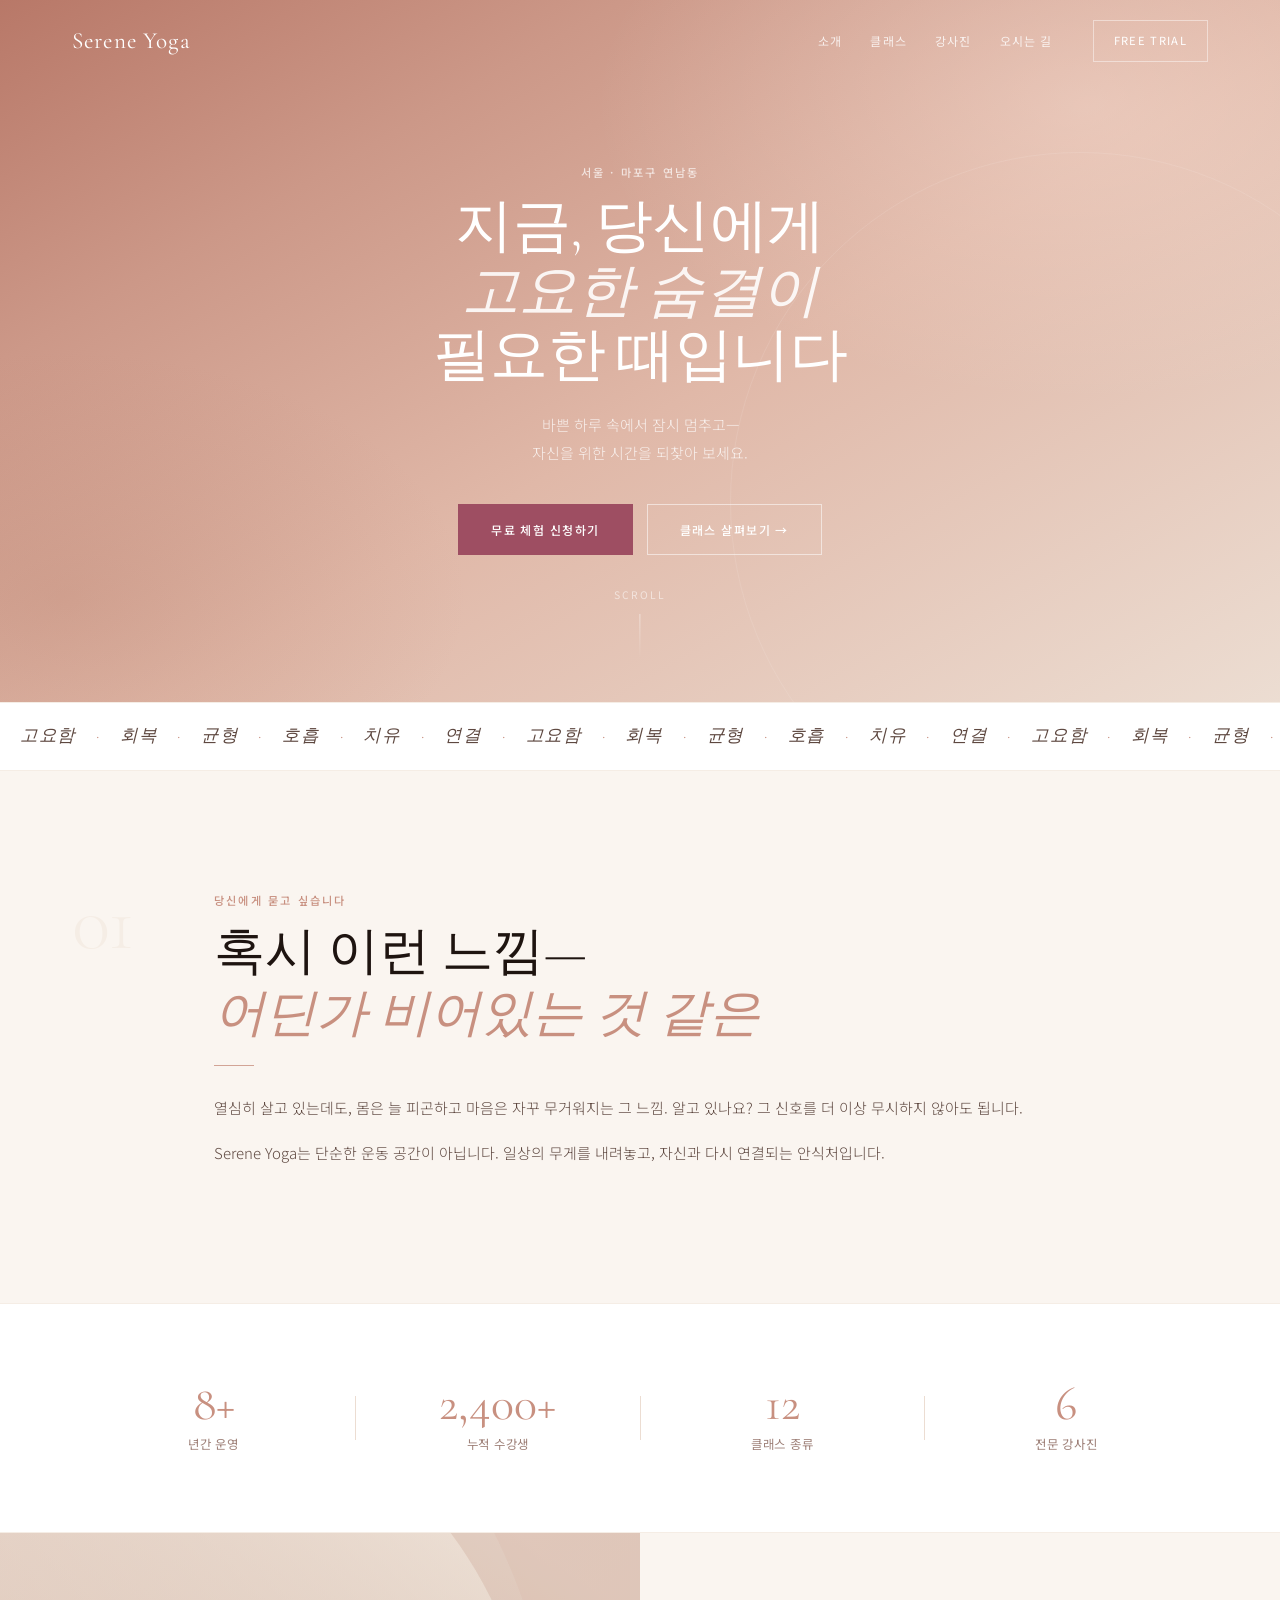
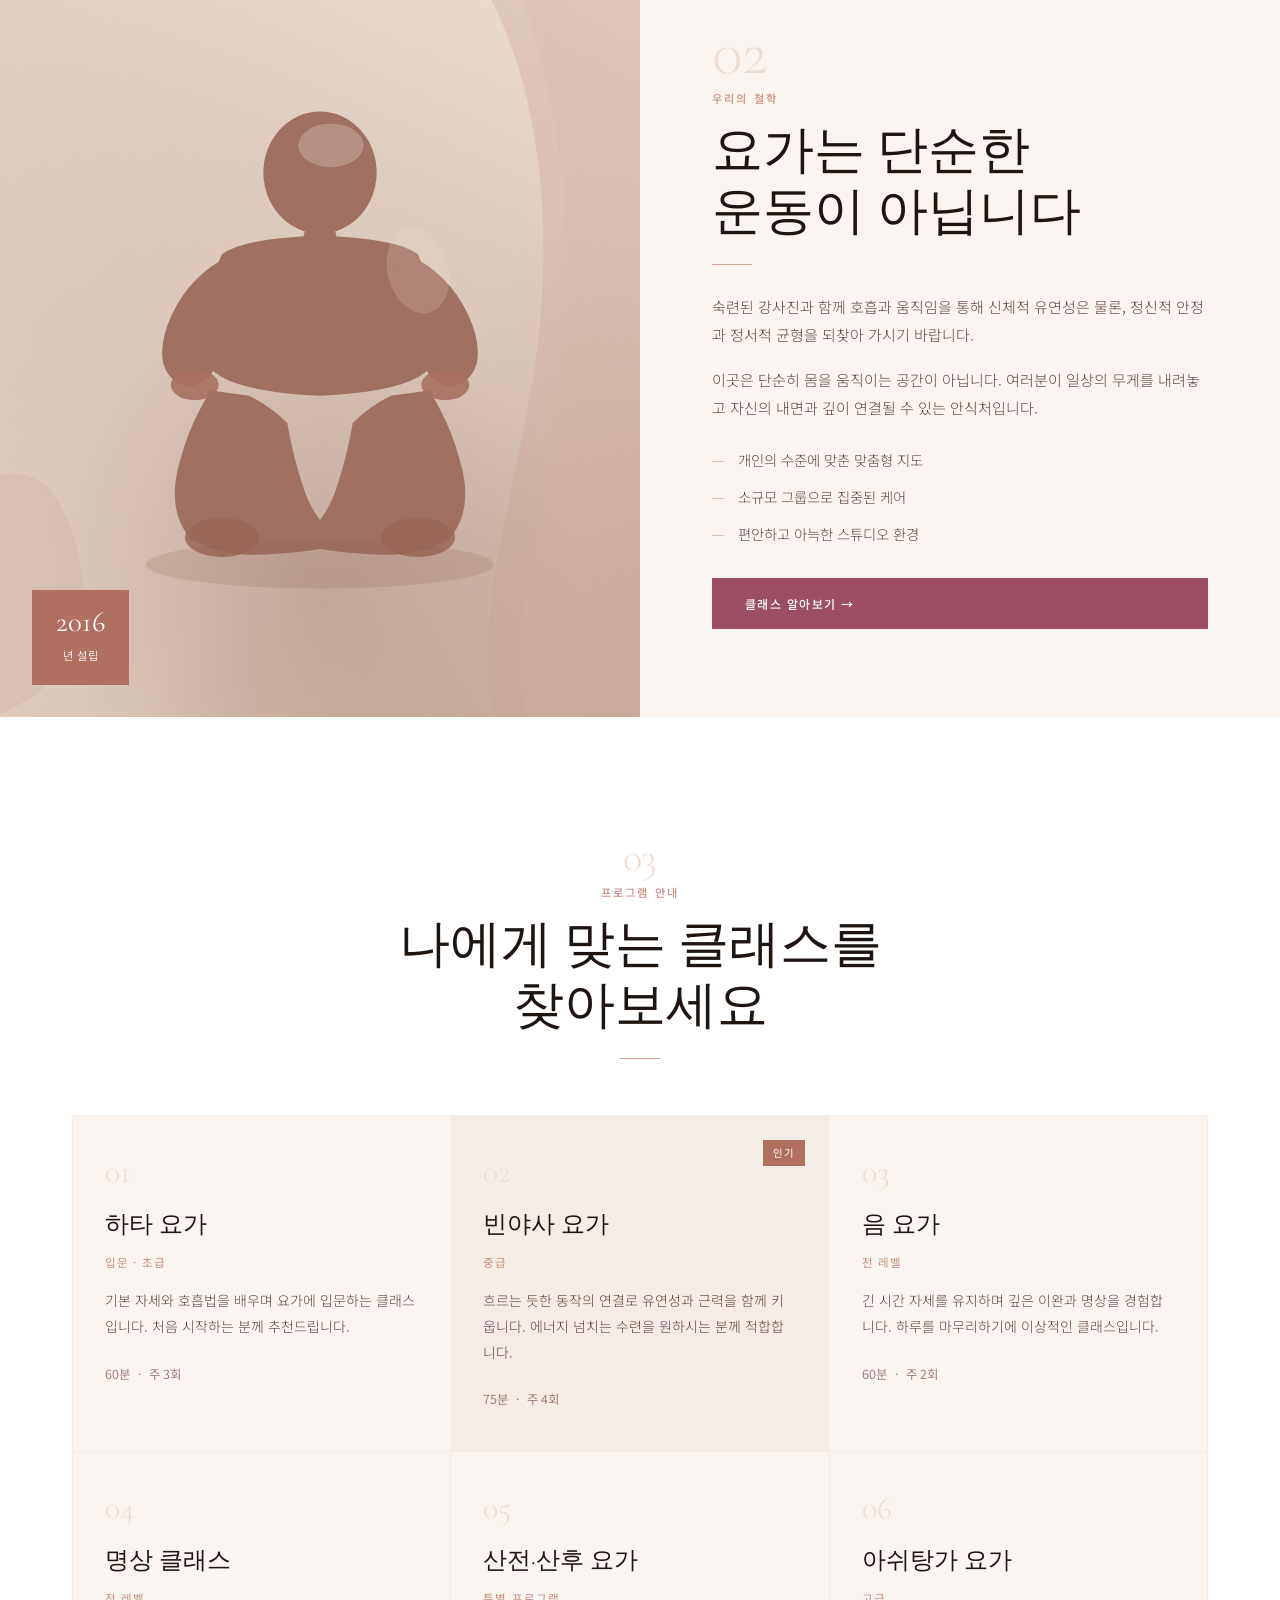
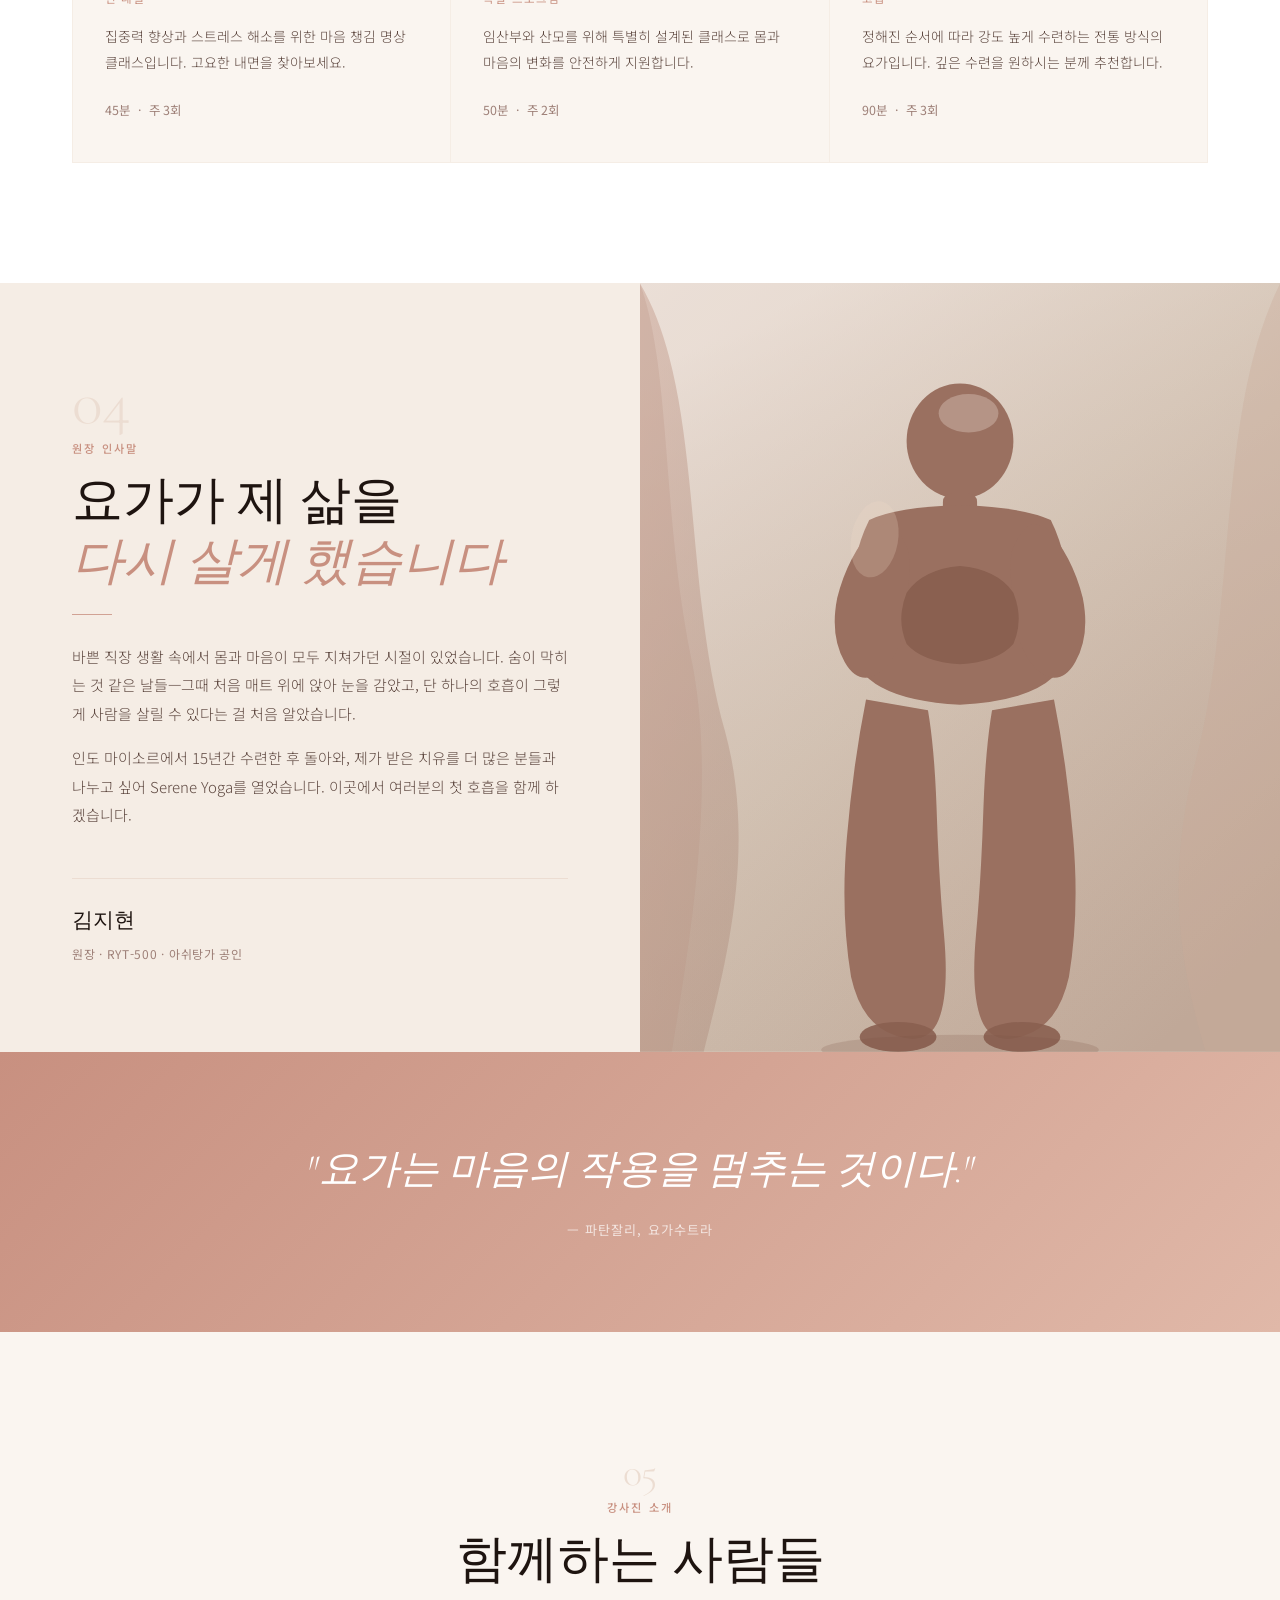
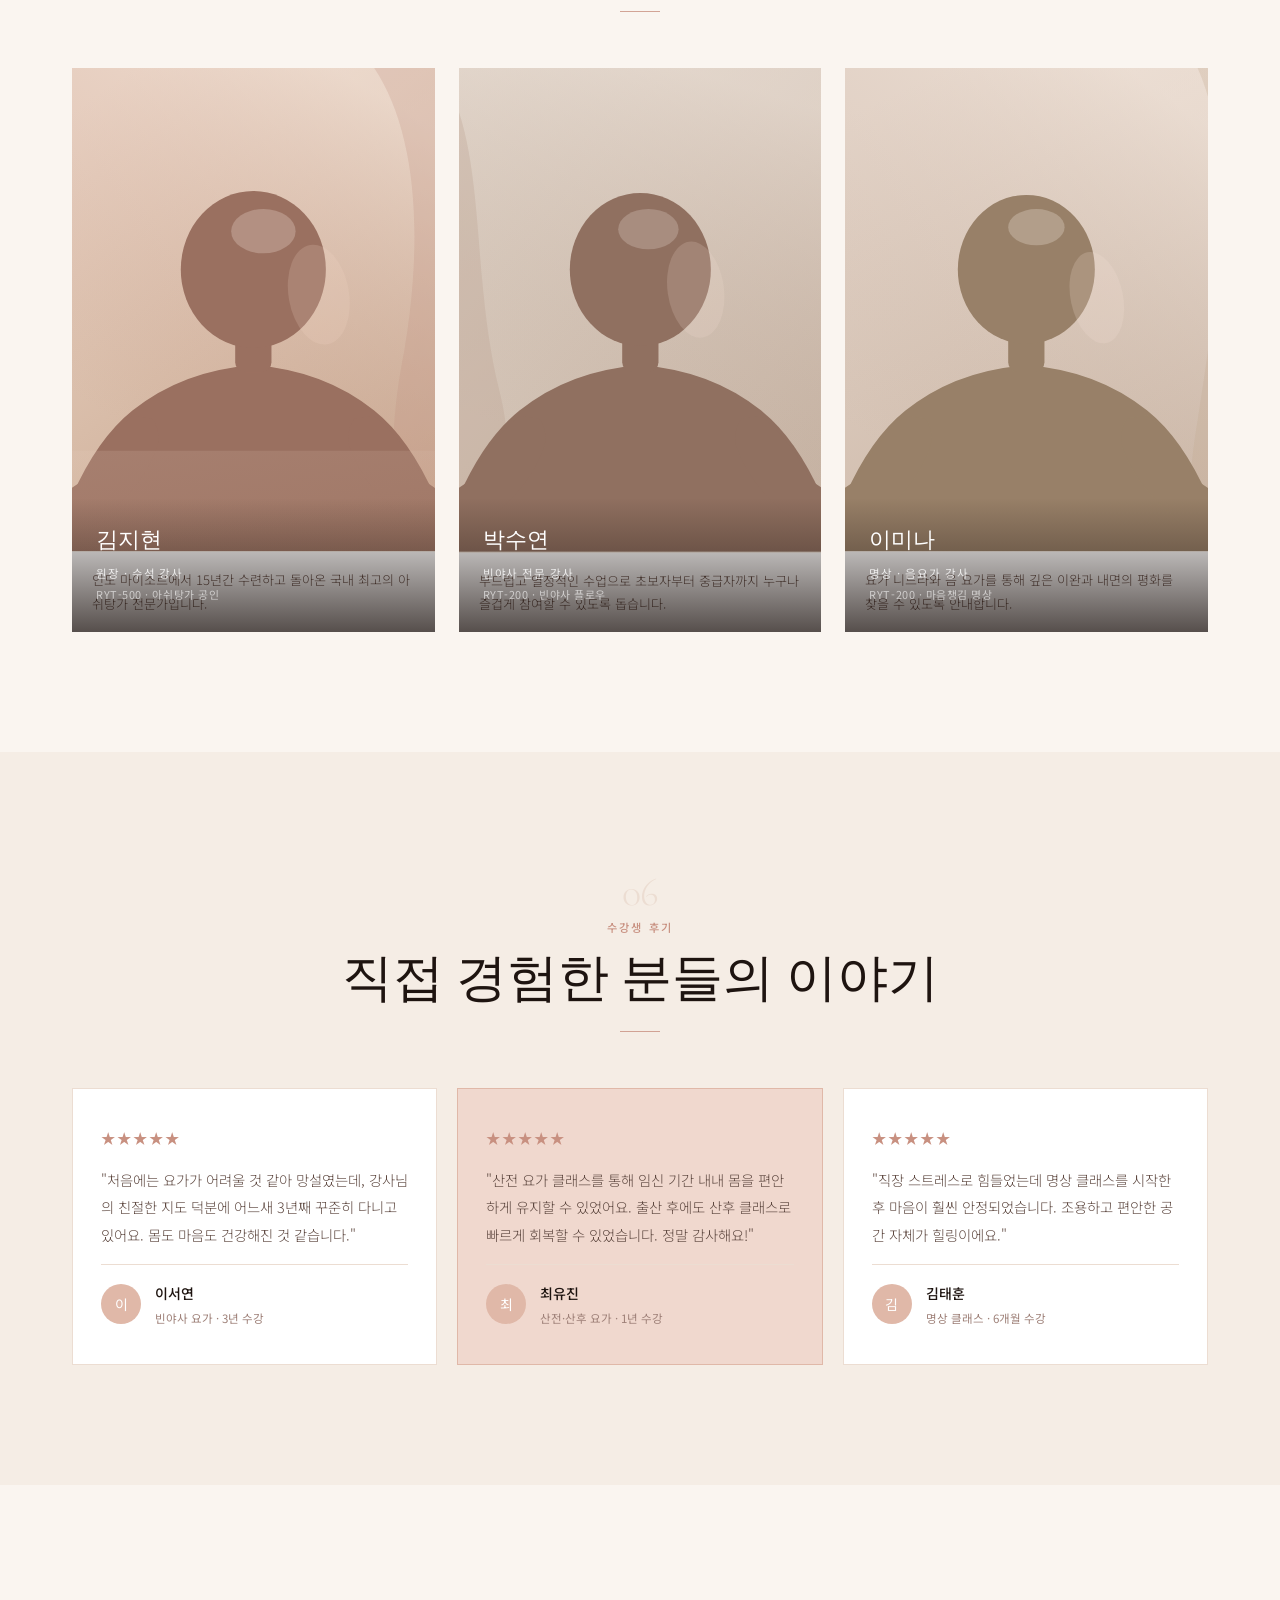
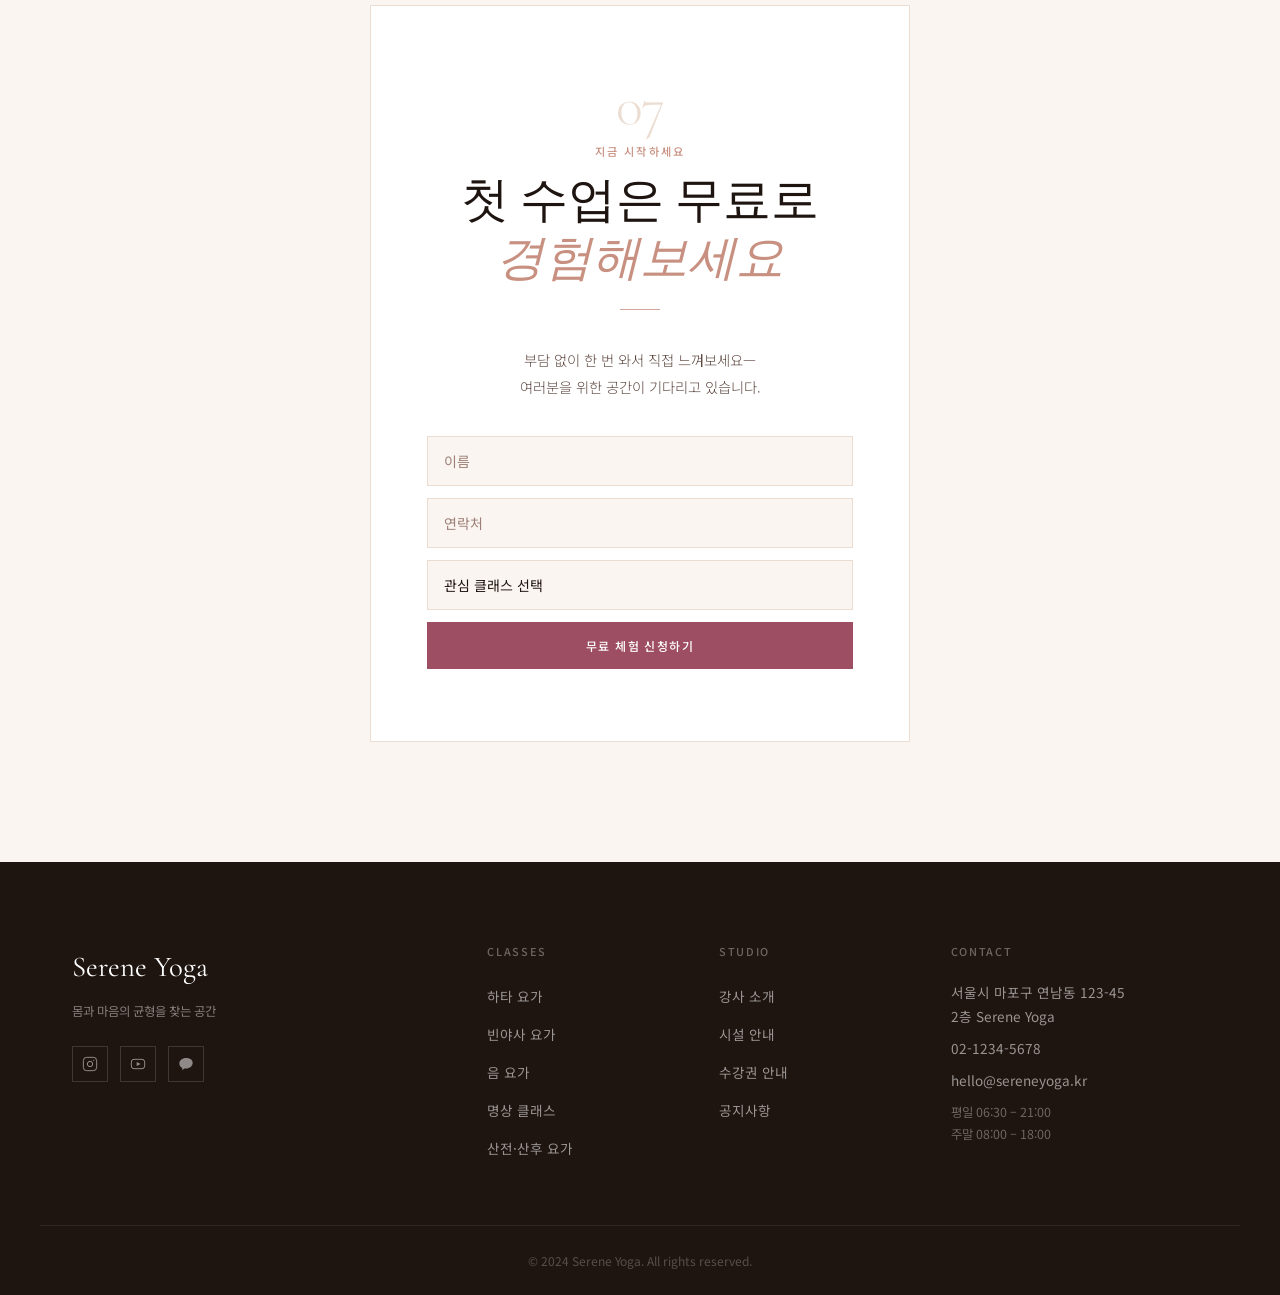
<file: index.html>
<!DOCTYPE html>
<html lang="ko">
<head>
  <meta charset="UTF-8" />
  <meta name="viewport" content="width=device-width, initial-scale=1.0" />
  <title>Serene Yoga — 고요한 숨결</title>
  <link rel="preconnect" href="https://fonts.googleapis.com" />
  <link rel="preconnect" href="https://fonts.gstatic.com" crossorigin />
  <link href="https://fonts.googleapis.com/css2?family=Cormorant+Garamond:ital,wght@0,300;0,400;0,500;1,300;1,400;1,500&family=Noto+Sans+KR:wght@300;400;500&display=swap" rel="stylesheet" />
  <link rel="stylesheet" href="style-v3.css" />
</head>
<body>

  <!-- ① NAV -->
  <header class="nav">
    <div class="nav-inner">
      <a href="#" class="logo">Serene Yoga</a>
      <nav class="nav-links">
        <a href="#about">소개</a>
        <a href="#classes">클래스</a>
        <a href="#story">강사진</a>
        <a href="#contact">오시는 길</a>
      </nav>
      <a href="#register" class="nav-cta">FREE TRIAL</a>
      <button class="nav-toggle" aria-label="메뉴"><span></span><span></span><span></span></button>
    </div>
  </header>

  <!-- ② HERO -->
  <section class="hero">
    <div class="hero-bg"></div>
    <div class="hero-content">
      <p class="eyebrow">서울 · 마포구 연남동</p>
      <h1 class="hero-title">
        지금, 당신에게<br />
        <em>고요한 숨결이</em><br />
        필요한 때입니다
      </h1>
      <p class="hero-sub">
        바쁜 하루 속에서 잠시 멈추고—<br />
        자신을 위한 시간을 되찾아 보세요.
      </p>
      <div class="hero-btns">
        <a href="#register" class="btn btn-cta">무료 체험 신청하기</a>
        <a href="#classes" class="btn btn-outline-white">클래스 살펴보기 →</a>
      </div>
    </div>
    <div class="hero-scroll"><span>scroll</span><div class="scroll-bar"></div></div>
  </section>

  <!-- ③ MARQUEE -->
  <div class="marquee-wrap">
    <div class="marquee-track">
      <span>고요함</span><span class="dot">·</span>
      <span>회복</span><span class="dot">·</span>
      <span>균형</span><span class="dot">·</span>
      <span>호흡</span><span class="dot">·</span>
      <span>치유</span><span class="dot">·</span>
      <span>연결</span><span class="dot">·</span>
      <span>고요함</span><span class="dot">·</span>
      <span>회복</span><span class="dot">·</span>
      <span>균형</span><span class="dot">·</span>
      <span>호흡</span><span class="dot">·</span>
      <span>치유</span><span class="dot">·</span>
      <span>연결</span><span class="dot">·</span>
    </div>
  </div>

  <!-- ④ PROBLEM STATEMENT -->
  <section class="problem">
    <div class="problem-inner">
      <p class="section-num">01</p>
      <div class="problem-text">
        <p class="eyebrow">당신에게 묻고 싶습니다</p>
        <h2 class="section-title">혹시 이런 느낌—<br /><em>어딘가 비어있는 것 같은</em></h2>
        <div class="h-rule"></div>
        <p class="body-text">열심히 살고 있는데도, 몸은 늘 피곤하고 마음은 자꾸 무거워지는 그 느낌. 알고 있나요? 그 신호를 더 이상 무시하지 않아도 됩니다.</p>
        <p class="body-text">Serene Yoga는 단순한 운동 공간이 아닙니다. 일상의 무게를 내려놓고, 자신과 다시 연결되는 안식처입니다.</p>
      </div>
    </div>
  </section>

  <!-- ⑤ STATS -->
  <section class="stats">
    <div class="container stats-grid">
      <div class="stat"><span class="stat-num">8+</span><span class="stat-label">년간 운영</span></div>
      <div class="stat-rule"></div>
      <div class="stat"><span class="stat-num">2,400+</span><span class="stat-label">누적 수강생</span></div>
      <div class="stat-rule"></div>
      <div class="stat"><span class="stat-num">12</span><span class="stat-label">클래스 종류</span></div>
      <div class="stat-rule"></div>
      <div class="stat"><span class="stat-num">6</span><span class="stat-label">전문 강사진</span></div>
    </div>
  </section>

  <!-- ⑥ ABOUT — 이미지 왼쪽 / 텍스트 오른쪽 -->
  <section class="split" id="about">
    <!-- 이미지: 앉아서 명상하는 요가 실루엣 -->
    <div class="split-img">
      <svg viewBox="0 0 600 720" preserveAspectRatio="xMidYMid slice" xmlns="http://www.w3.org/2000/svg">
        <!-- 배경 그라디언트 레이어 -->
        <defs>
          <linearGradient id="bg-about" x1="0%" y1="0%" x2="100%" y2="100%">
            <stop offset="0%" stop-color="#e8d5c8"/>
            <stop offset="60%" stop-color="#dcc8b8"/>
            <stop offset="100%" stop-color="#c8a898"/>
          </linearGradient>
          <linearGradient id="light-about" x1="80%" y1="0%" x2="20%" y2="100%">
            <stop offset="0%" stop-color="#f5ede5" stop-opacity="0.6"/>
            <stop offset="100%" stop-color="#b89080" stop-opacity="0"/>
          </linearGradient>
          <radialGradient id="shadow-about" cx="50%" cy="85%" r="40%">
            <stop offset="0%" stop-color="#8a6050" stop-opacity="0.25"/>
            <stop offset="100%" stop-color="#8a6050" stop-opacity="0"/>
          </radialGradient>
        </defs>
        <!-- 배경 -->
        <rect width="600" height="720" fill="url(#bg-about)"/>
        <!-- 빛 -->
        <rect width="600" height="720" fill="url(#light-about)"/>
        <!-- 바닥 그림자 -->
        <rect width="600" height="720" fill="url(#shadow-about)"/>
        <!-- 배경 천 드레이프 (오른쪽 곡선) -->
        <path d="M420 0 C480 80 520 200 500 380 C480 520 440 620 460 720 L600 720 L600 0 Z" fill="#c8a090" opacity="0.3"/>
        <path d="M460 0 C510 100 540 240 520 420 C500 560 470 650 490 720 L600 720 L600 0 Z" fill="#d4b0a0" opacity="0.2"/>
        <!-- 좌하단 음영 -->
        <path d="M0 500 Q60 480 80 580 Q100 680 0 720 Z" fill="#b89080" opacity="0.15"/>

        <!-- 요가 좌식 명상 실루엣 (연화좌) -->
        <!-- 머리 -->
        <ellipse cx="300" cy="220" rx="52" ry="56" fill="#a07060"/>
        <!-- 목 -->
        <rect x="285" y="270" width="30" height="32" rx="8" fill="#a07060"/>
        <!-- 상체 (살짝 앞으로 기울인 자세) -->
        <path d="M210 295 Q230 280 300 278 Q370 280 390 295 Q410 340 405 390 Q400 420 300 425 Q200 420 195 390 Q188 340 210 295Z" fill="#a07060"/>
        <!-- 왼쪽 어깨/팔 -->
        <path d="M210 300 Q175 320 160 360 Q148 395 165 410 Q182 425 200 405 Q215 385 220 360 Q225 330 230 305Z" fill="#a07060"/>
        <!-- 오른쪽 어깨/팔 -->
        <path d="M390 300 Q425 320 440 360 Q452 395 435 410 Q418 425 400 405 Q385 385 380 360 Q375 330 370 305Z" fill="#a07060"/>
        <!-- 손 (무릎 위에 올린 모습 — 왼손) -->
        <ellipse cx="185" cy="415" rx="22" ry="14" fill="#a87060" opacity="0.9"/>
        <!-- 손 (무릎 위에 올린 모습 — 오른손) -->
        <ellipse cx="415" cy="415" rx="22" ry="14" fill="#a87060" opacity="0.9"/>

        <!-- 연화좌: 오른 다리 -->
        <path d="M200 420 Q180 450 170 490 Q160 530 180 555 Q210 575 260 570 Q300 568 320 560 Q295 540 285 510 Q275 480 270 450 Q255 435 235 425 Z" fill="#a07060"/>
        <!-- 연화좌: 왼 다리 -->
        <path d="M400 420 Q420 450 430 490 Q440 530 420 555 Q390 575 340 570 Q300 568 280 560 Q305 540 315 510 Q325 480 330 450 Q345 435 365 425 Z" fill="#a07060"/>
        <!-- 발 (연화좌 위) -->
        <ellipse cx="210" cy="555" rx="34" ry="18" fill="#9a6858" opacity="0.85"/>
        <ellipse cx="390" cy="555" rx="34" ry="18" fill="#9a6858" opacity="0.85"/>

        <!-- 바닥 그림자 -->
        <ellipse cx="300" cy="580" rx="160" ry="22" fill="#8a5848" opacity="0.18"/>

        <!-- 빛 하이라이트 (오른쪽 어깨) -->
        <ellipse cx="390" cy="310" rx="28" ry="40" fill="#f0d8c8" opacity="0.2" transform="rotate(-15 390 310)"/>
        <!-- 빛 하이라이트 (머리 위) -->
        <ellipse cx="310" cy="195" rx="30" ry="20" fill="#f8ede0" opacity="0.25"/>
      </svg>
      <div class="split-badge">
        <span class="badge-year">2016</span>
        <span class="badge-label">년 설립</span>
      </div>
    </div>
    <div class="split-text bg-cream">
      <p class="section-num">02</p>
      <p class="eyebrow">우리의 철학</p>
      <h2 class="section-title">요가는 단순한<br />운동이 아닙니다</h2>
      <div class="h-rule"></div>
      <p class="body-text">숙련된 강사진과 함께 호흡과 움직임을 통해 신체적 유연성은 물론, 정신적 안정과 정서적 균형을 되찾아 가시기 바랍니다.</p>
      <p class="body-text">이곳은 단순히 몸을 움직이는 공간이 아닙니다. 여러분이 일상의 무게를 내려놓고 자신의 내면과 깊이 연결될 수 있는 안식처입니다.</p>
      <ul class="check-list">
        <li><span class="check-mark">—</span>개인의 수준에 맞춘 맞춤형 지도</li>
        <li><span class="check-mark">—</span>소규모 그룹으로 집중된 케어</li>
        <li><span class="check-mark">—</span>편안하고 아늑한 스튜디오 환경</li>
      </ul>
      <a href="#classes" class="btn btn-cta">클래스 알아보기 →</a>
    </div>
  </section>

  <!-- ⑦ CLASSES -->
  <section class="classes" id="classes">
    <div class="container">
      <div class="section-header">
        <p class="section-num">03</p>
        <p class="eyebrow">프로그램 안내</p>
        <h2 class="section-title">나에게 맞는 클래스를<br />찾아보세요</h2>
        <div class="h-rule centered"></div>
      </div>
      <div class="classes-grid">
        <div class="class-card">
          <p class="class-num">01</p>
          <h3 class="class-name">하타 요가</h3>
          <p class="class-level">입문 · 초급</p>
          <p class="class-desc">기본 자세와 호흡법을 배우며 요가에 입문하는 클래스입니다. 처음 시작하는 분께 추천드립니다.</p>
          <div class="class-meta"><span>60분</span><span>·</span><span>주 3회</span></div>
        </div>
        <div class="class-card class-card--hero">
          <span class="hot-tag">인기</span>
          <p class="class-num">02</p>
          <h3 class="class-name">빈야사 요가</h3>
          <p class="class-level">중급</p>
          <p class="class-desc">흐르는 듯한 동작의 연결로 유연성과 근력을 함께 키웁니다. 에너지 넘치는 수련을 원하시는 분께 적합합니다.</p>
          <div class="class-meta"><span>75분</span><span>·</span><span>주 4회</span></div>
        </div>
        <div class="class-card">
          <p class="class-num">03</p>
          <h3 class="class-name">음 요가</h3>
          <p class="class-level">전 레벨</p>
          <p class="class-desc">긴 시간 자세를 유지하며 깊은 이완과 명상을 경험합니다. 하루를 마무리하기에 이상적인 클래스입니다.</p>
          <div class="class-meta"><span>60분</span><span>·</span><span>주 2회</span></div>
        </div>
        <div class="class-card">
          <p class="class-num">04</p>
          <h3 class="class-name">명상 클래스</h3>
          <p class="class-level">전 레벨</p>
          <p class="class-desc">집중력 향상과 스트레스 해소를 위한 마음 챙김 명상 클래스입니다. 고요한 내면을 찾아보세요.</p>
          <div class="class-meta"><span>45분</span><span>·</span><span>주 3회</span></div>
        </div>
        <div class="class-card">
          <p class="class-num">05</p>
          <h3 class="class-name">산전·산후 요가</h3>
          <p class="class-level">특별 프로그램</p>
          <p class="class-desc">임산부와 산모를 위해 특별히 설계된 클래스로 몸과 마음의 변화를 안전하게 지원합니다.</p>
          <div class="class-meta"><span>50분</span><span>·</span><span>주 2회</span></div>
        </div>
        <div class="class-card">
          <p class="class-num">06</p>
          <h3 class="class-name">아쉬탕가 요가</h3>
          <p class="class-level">고급</p>
          <p class="class-desc">정해진 순서에 따라 강도 높게 수련하는 전통 방식의 요가입니다. 깊은 수련을 원하시는 분께 추천합니다.</p>
          <div class="class-meta"><span>90분</span><span>·</span><span>주 3회</span></div>
        </div>
      </div>
    </div>
  </section>

  <!-- ⑧ INSTRUCTOR STORY — 텍스트 왼쪽 / 이미지 오른쪽 (교차) -->
  <section class="split split--reverse split--cream" id="story">
    <div class="split-text bg-beige">
      <p class="section-num">04</p>
      <p class="eyebrow">원장 인사말</p>
      <h2 class="section-title">요가가 제 삶을<br /><em>다시 살게 했습니다</em></h2>
      <div class="h-rule"></div>
      <p class="body-text">바쁜 직장 생활 속에서 몸과 마음이 모두 지쳐가던 시절이 있었습니다. 숨이 막히는 것 같은 날들—그때 처음 매트 위에 앉아 눈을 감았고, 단 하나의 호흡이 그렇게 사람을 살릴 수 있다는 걸 처음 알았습니다.</p>
      <p class="body-text">인도 마이소르에서 15년간 수련한 후 돌아와, 제가 받은 치유를 더 많은 분들과 나누고 싶어 Serene Yoga를 열었습니다. 이곳에서 여러분의 첫 호흡을 함께 하겠습니다.</p>
      <div class="instructor-sig">
        <p class="sig-name">김지현</p>
        <p class="sig-role">원장 · RYT-500 · 아쉬탕가 공인</p>
      </div>
    </div>
    <!-- 이미지: 서 있는 인물 + 드레이프 패브릭 배경 -->
    <div class="split-img">
      <svg viewBox="0 0 600 720" preserveAspectRatio="xMidYMid slice" xmlns="http://www.w3.org/2000/svg">
        <defs>
          <linearGradient id="bg-story" x1="0%" y1="0%" x2="80%" y2="100%">
            <stop offset="0%" stop-color="#ddd0c8"/>
            <stop offset="50%" stop-color="#cfc0b0"/>
            <stop offset="100%" stop-color="#c0a898"/>
          </linearGradient>
          <linearGradient id="drape1" x1="0%" y1="0%" x2="100%" y2="100%">
            <stop offset="0%" stop-color="#c8a090" stop-opacity="0.5"/>
            <stop offset="100%" stop-color="#a07868" stop-opacity="0.3"/>
          </linearGradient>
          <linearGradient id="light-story" x1="30%" y1="0%" x2="70%" y2="100%">
            <stop offset="0%" stop-color="#f8ede5" stop-opacity="0.5"/>
            <stop offset="100%" stop-color="#c0a090" stop-opacity="0"/>
          </linearGradient>
        </defs>
        <rect width="600" height="720" fill="url(#bg-story)"/>
        <rect width="600" height="720" fill="url(#light-story)"/>

        <!-- 드레이프 패브릭 좌측 -->
        <path d="M0 0 C60 100 40 280 80 420 C110 530 80 640 60 720 L0 720 Z" fill="url(#drape1)"/>
        <path d="M0 0 C30 80 20 220 50 360 C70 470 50 600 30 720 L0 720 Z" fill="#b89080" opacity="0.25"/>
        <!-- 드레이프 패브릭 우측 -->
        <path d="M600 0 C540 120 560 300 520 450 C490 570 510 650 530 720 L600 720 Z" fill="#c8a898" opacity="0.35"/>

        <!-- 서 있는 인물 실루엣 (나마스테 포즈 — 손 모아 가슴 앞) -->
        <!-- 머리 -->
        <ellipse cx="300" cy="148" rx="50" ry="54" fill="#9a7060"/>
        <!-- 목 -->
        <rect x="284" y="197" width="32" height="30" rx="8" fill="#9a7060"/>
        <!-- 상체 -->
        <path d="M215 222 Q240 210 300 208 Q360 210 385 222 Q408 268 402 340 Q396 390 300 395 Q204 390 198 340 Q192 268 215 222Z" fill="#9a7060"/>
        <!-- 왼팔 (합장 자세) -->
        <path d="M220 228 Q195 255 185 295 Q178 330 192 355 Q205 378 225 365 Q242 352 248 320 Q254 288 252 252 Q244 230 232 225Z" fill="#9a7060"/>
        <!-- 오른팔 (합장 자세) -->
        <path d="M380 228 Q405 255 415 295 Q422 330 408 355 Q395 378 375 365 Q358 352 352 320 Q346 288 348 252 Q356 230 368 225Z" fill="#9a7060"/>
        <!-- 합장한 두 손 -->
        <path d="M250 290 Q265 268 300 265 Q335 268 350 290 Q360 315 350 338 Q335 355 300 357 Q265 355 250 338 Q240 315 250 290Z" fill="#8a6050"/>
        <!-- 왼 다리 -->
        <path d="M212 390 Q200 450 194 520 Q188 590 198 650 Q208 695 240 705 Q270 715 280 690 Q290 665 285 610 Q280 555 278 490 Q276 435 270 400Z" fill="#9a7060"/>
        <!-- 오른 다리 -->
        <path d="M388 390 Q400 450 406 520 Q412 590 402 650 Q392 695 360 705 Q330 715 320 690 Q310 665 315 610 Q320 555 322 490 Q324 435 330 400Z" fill="#9a7060"/>
        <!-- 발 -->
        <ellipse cx="242" cy="706" rx="36" ry="14" fill="#8a6050" opacity="0.9"/>
        <ellipse cx="358" cy="706" rx="36" ry="14" fill="#8a6050" opacity="0.9"/>
        <!-- 바닥 그림자 -->
        <ellipse cx="300" cy="718" rx="130" ry="14" fill="#7a5040" opacity="0.2"/>

        <!-- 하이라이트 (왼쪽 어깨) -->
        <ellipse cx="220" cy="240" rx="22" ry="36" fill="#f0d8c8" opacity="0.22" transform="rotate(10 220 240)"/>
        <!-- 하이라이트 (머리 위) -->
        <ellipse cx="308" cy="122" rx="28" ry="18" fill="#faf0e8" opacity="0.28"/>
      </svg>
    </div>
  </section>

  <!-- ⑨ QUOTE BANNER -->
  <section class="quote-banner">
    <div class="container">
      <blockquote>
        <p class="quote-text">"요가는 마음의 작용을 멈추는 것이다."</p>
        <cite>— 파탄잘리, 요가수트라</cite>
      </blockquote>
    </div>
  </section>

  <!-- ⑩ INSTRUCTORS -->
  <section class="instructors">
    <div class="container">
      <div class="section-header">
        <p class="section-num">05</p>
        <p class="eyebrow">강사진 소개</p>
        <h2 class="section-title">함께하는 사람들</h2>
        <div class="h-rule centered"></div>
      </div>
      <div class="instructors-grid">

        <!-- 강사 카드: 상반신 초상 실루엣 -->
        <div class="inst-card">
          <div class="inst-photo">
            <svg viewBox="0 0 400 480" preserveAspectRatio="xMidYMid slice" xmlns="http://www.w3.org/2000/svg">
              <defs>
                <linearGradient id="inst-bg1" x1="20%" y1="0%" x2="80%" y2="100%">
                  <stop offset="0%" stop-color="#e8d0c0"/>
                  <stop offset="100%" stop-color="#c8a890"/>
                </linearGradient>
                <linearGradient id="inst-light1" x1="70%" y1="0%" x2="30%" y2="80%">
                  <stop offset="0%" stop-color="#f8ede5" stop-opacity="0.45"/>
                  <stop offset="100%" stop-color="#c09080" stop-opacity="0"/>
                </linearGradient>
              </defs>
              <rect width="400" height="480" fill="url(#inst-bg1)"/>
              <rect width="400" height="480" fill="url(#inst-light1)"/>
              <!-- 배경 드레이프 -->
              <path d="M320 0 C360 60 370 160 350 280 C330 380 340 440 360 480 L400 480 L400 0Z" fill="#c09080" opacity="0.25"/>
              <!-- 어깨/상체 -->
              <path d="M0 480 Q30 380 80 340 Q130 300 200 295 Q270 300 320 340 Q370 380 400 480Z" fill="#9a7060"/>
              <!-- 목 -->
              <rect x="182" y="252" width="36" height="50" rx="10" fill="#9a7060"/>
              <!-- 머리 -->
              <ellipse cx="200" cy="200" rx="72" ry="78" fill="#9a7060"/>
              <!-- 왼팔 (어깨에서 잘림) -->
              <path d="M80 345 Q50 370 30 410 L0 430 L0 480 Q40 460 70 430 Q95 405 105 375 Q108 360 100 348Z" fill="#9a7060"/>
              <!-- 오른팔 (어깨에서 잘림) -->
              <path d="M320 345 Q350 370 370 410 L400 430 L400 480 Q360 460 330 430 Q305 405 295 375 Q292 360 300 348Z" fill="#9a7060"/>
              <!-- 하이라이트 -->
              <ellipse cx="265" cy="225" rx="30" ry="50" fill="#f0d8c8" opacity="0.18" transform="rotate(-10 265 225)"/>
              <ellipse cx="210" cy="162" rx="32" ry="22" fill="#faf0e8" opacity="0.25"/>
              <!-- 바닥 페이드 -->
              <rect x="0" y="380" width="400" height="100" fill="url(#inst-bg1)" opacity="0.15"/>
            </svg>
          </div>
          <div class="inst-overlay">
            <p class="inst-name">김지현</p>
            <p class="inst-role">원장 · 수석 강사</p>
            <p class="inst-cert">RYT-500 · 아쉬탕가 공인</p>
          </div>
          <p class="inst-bio">인도 마이소르에서 15년간 수련하고 돌아온 국내 최고의 아쉬탕가 전문가입니다.</p>
        </div>

        <div class="inst-card">
          <div class="inst-photo">
            <svg viewBox="0 0 400 480" preserveAspectRatio="xMidYMid slice" xmlns="http://www.w3.org/2000/svg">
              <defs>
                <linearGradient id="inst-bg2" x1="0%" y1="0%" x2="100%" y2="100%">
                  <stop offset="0%" stop-color="#ddd0c4"/>
                  <stop offset="100%" stop-color="#c4b0a0"/>
                </linearGradient>
                <linearGradient id="inst-light2" x1="60%" y1="0%" x2="40%" y2="80%">
                  <stop offset="0%" stop-color="#f5ece5" stop-opacity="0.4"/>
                  <stop offset="100%" stop-color="#b8a090" stop-opacity="0"/>
                </linearGradient>
              </defs>
              <rect width="400" height="480" fill="url(#inst-bg2)"/>
              <rect width="400" height="480" fill="url(#inst-light2)"/>
              <path d="M0 0 C50 80 30 200 60 320 C80 400 60 450 40 480 L0 480Z" fill="#b8a090" opacity="0.3"/>
              <path d="M0 480 Q30 380 80 340 Q130 300 200 295 Q270 300 320 340 Q370 380 400 480Z" fill="#907060"/>
              <rect x="182" y="252" width="36" height="50" rx="10" fill="#907060"/>
              <ellipse cx="200" cy="200" rx="70" ry="76" fill="#907060"/>
              <path d="M80 345 Q50 370 30 410 L0 430 L0 480 Q40 460 70 430 Q95 405 105 375 Q108 360 100 348Z" fill="#907060"/>
              <path d="M320 345 Q350 370 370 410 L400 430 L400 480 Q360 460 330 430 Q305 405 295 375 Q292 360 300 348Z" fill="#907060"/>
              <ellipse cx="255" cy="220" rx="28" ry="48" fill="#f0dcd0" opacity="0.18" transform="rotate(-8 255 220)"/>
              <ellipse cx="208" cy="160" rx="30" ry="20" fill="#faf2ec" opacity="0.22"/>
            </svg>
          </div>
          <div class="inst-overlay">
            <p class="inst-name">박수연</p>
            <p class="inst-role">빈야사 전문 강사</p>
            <p class="inst-cert">RYT-200 · 빈야사 플로우</p>
          </div>
          <p class="inst-bio">부드럽고 열정적인 수업으로 초보자부터 중급자까지 누구나 즐겁게 참여할 수 있도록 돕습니다.</p>
        </div>

        <div class="inst-card">
          <div class="inst-photo">
            <svg viewBox="0 0 400 480" preserveAspectRatio="xMidYMid slice" xmlns="http://www.w3.org/2000/svg">
              <defs>
                <linearGradient id="inst-bg3" x1="30%" y1="0%" x2="70%" y2="100%">
                  <stop offset="0%" stop-color="#e4d4c8"/>
                  <stop offset="100%" stop-color="#ccb8a8"/>
                </linearGradient>
                <linearGradient id="inst-light3" x1="75%" y1="0%" x2="25%" y2="85%">
                  <stop offset="0%" stop-color="#faf0e8" stop-opacity="0.42"/>
                  <stop offset="100%" stop-color="#b8a090" stop-opacity="0"/>
                </linearGradient>
              </defs>
              <rect width="400" height="480" fill="url(#inst-bg3)"/>
              <rect width="400" height="480" fill="url(#inst-light3)"/>
              <path d="M370 0 C410 90 390 220 370 350 C355 440 365 465 390 480 L400 480 L400 0Z" fill="#c0a890" opacity="0.28"/>
              <path d="M0 480 Q30 380 80 340 Q130 300 200 295 Q270 300 320 340 Q370 380 400 480Z" fill="#988068"/>
              <rect x="182" y="252" width="36" height="50" rx="10" fill="#988068"/>
              <ellipse cx="200" cy="200" rx="68" ry="74" fill="#988068"/>
              <path d="M80 345 Q50 370 30 410 L0 430 L0 480 Q40 460 70 430 Q95 405 105 375 Q108 360 100 348Z" fill="#988068"/>
              <path d="M320 345 Q350 370 370 410 L400 430 L400 480 Q360 460 330 430 Q305 405 295 375 Q292 360 300 348Z" fill="#988068"/>
              <ellipse cx="270" cy="228" rx="26" ry="46" fill="#f2e0d4" opacity="0.2" transform="rotate(-12 270 228)"/>
              <ellipse cx="210" cy="158" rx="28" ry="18" fill="#faf2ec" opacity="0.26"/>
            </svg>
          </div>
          <div class="inst-overlay">
            <p class="inst-name">이미나</p>
            <p class="inst-role">명상 · 음요가 강사</p>
            <p class="inst-cert">RYT-200 · 마음챙김 명상</p>
          </div>
          <p class="inst-bio">요가 니드라와 음 요가를 통해 깊은 이완과 내면의 평화를 찾을 수 있도록 안내합니다.</p>
        </div>

      </div>
    </div>
  </section>

  <!-- ⑪ TESTIMONIALS -->
  <section class="testimonials">
    <div class="container">
      <div class="section-header">
        <p class="section-num">06</p>
        <p class="eyebrow">수강생 후기</p>
        <h2 class="section-title">직접 경험한 분들의 이야기</h2>
        <div class="h-rule centered"></div>
      </div>
      <div class="testi-grid">
        <div class="testi-card">
          <p class="testi-stars">★★★★★</p>
          <p class="testi-text">"처음에는 요가가 어려울 것 같아 망설였는데, 강사님의 친절한 지도 덕분에 어느새 3년째 꾸준히 다니고 있어요. 몸도 마음도 건강해진 것 같습니다."</p>
          <div class="testi-author">
            <div class="testi-avatar">이</div>
            <div><p class="testi-name">이서연</p><p class="testi-info">빈야사 요가 · 3년 수강</p></div>
          </div>
        </div>
        <div class="testi-card testi-card--featured">
          <p class="testi-stars">★★★★★</p>
          <p class="testi-text">"산전 요가 클래스를 통해 임신 기간 내내 몸을 편안하게 유지할 수 있었어요. 출산 후에도 산후 클래스로 빠르게 회복할 수 있었습니다. 정말 감사해요!"</p>
          <div class="testi-author">
            <div class="testi-avatar">최</div>
            <div><p class="testi-name">최유진</p><p class="testi-info">산전·산후 요가 · 1년 수강</p></div>
          </div>
        </div>
        <div class="testi-card">
          <p class="testi-stars">★★★★★</p>
          <p class="testi-text">"직장 스트레스로 힘들었는데 명상 클래스를 시작한 후 마음이 훨씬 안정되었습니다. 조용하고 편안한 공간 자체가 힐링이에요."</p>
          <div class="testi-author">
            <div class="testi-avatar">김</div>
            <div><p class="testi-name">김태훈</p><p class="testi-info">명상 클래스 · 6개월 수강</p></div>
          </div>
        </div>
      </div>
    </div>
  </section>

  <!-- ⑫ CTA -->
  <section class="cta-section" id="register">
    <div class="container">
      <div class="cta-box">
        <p class="section-num">07</p>
        <p class="eyebrow">지금 시작하세요</p>
        <h2 class="cta-title">첫 수업은 무료로<br /><em>경험해보세요</em></h2>
        <div class="h-rule centered"></div>
        <p class="cta-desc">부담 없이 한 번 와서 직접 느껴보세요—<br />여러분을 위한 공간이 기다리고 있습니다.</p>
        <form class="cta-form">
          <input type="text" placeholder="이름" />
          <input type="tel" placeholder="연락처" />
          <select>
            <option value="">관심 클래스 선택</option>
            <option>하타 요가</option>
            <option>빈야사 요가</option>
            <option>음 요가</option>
            <option>산전·산후 요가</option>
            <option>명상 클래스</option>
            <option>아쉬탕가 요가</option>
          </select>
          <button type="submit" class="btn btn-cta btn-block">무료 체험 신청하기</button>
        </form>
      </div>
    </div>
  </section>

  <!-- ⑬ FOOTER -->
  <footer class="footer" id="contact">
    <div class="container footer-grid">
      <div class="footer-brand">
        <p class="footer-logo">Serene Yoga</p>
        <p class="footer-tagline">몸과 마음의 균형을 찾는 공간</p>
        <div class="footer-socials">
          <a href="#" aria-label="Instagram"><svg viewBox="0 0 24 24" fill="none" stroke="currentColor" stroke-width="1.5"><rect x="2" y="2" width="20" height="20" rx="5"/><circle cx="12" cy="12" r="4"/><circle cx="17.5" cy="6.5" r="1" fill="currentColor" stroke="none"/></svg></a>
          <a href="#" aria-label="YouTube"><svg viewBox="0 0 24 24" fill="none" stroke="currentColor" stroke-width="1.5"><rect x="2" y="5" width="20" height="14" rx="4"/><polygon points="10,9 16,12 10,15" fill="currentColor" stroke="none"/></svg></a>
          <a href="#" aria-label="Kakao"><svg viewBox="0 0 24 24" fill="currentColor"><path d="M12 3C6.48 3 2 6.69 2 11.25c0 2.9 1.88 5.45 4.73 6.94L5.7 21.5l4.16-2.73c.7.1 1.42.15 2.14.15 5.52 0 10-3.69 10-8.67S17.52 3 12 3z"/></svg></a>
        </div>
      </div>
      <div class="footer-col">
        <h4>CLASSES</h4>
        <ul>
          <li><a href="#">하타 요가</a></li>
          <li><a href="#">빈야사 요가</a></li>
          <li><a href="#">음 요가</a></li>
          <li><a href="#">명상 클래스</a></li>
          <li><a href="#">산전·산후 요가</a></li>
        </ul>
      </div>
      <div class="footer-col">
        <h4>STUDIO</h4>
        <ul>
          <li><a href="#">강사 소개</a></li>
          <li><a href="#">시설 안내</a></li>
          <li><a href="#">수강권 안내</a></li>
          <li><a href="#">공지사항</a></li>
        </ul>
      </div>
      <div class="footer-col">
        <h4>CONTACT</h4>
        <p>서울시 마포구 연남동 123-45<br />2층 Serene Yoga</p>
        <p>02-1234-5678</p>
        <p>hello@sereneyoga.kr</p>
        <p class="footer-hours">평일 06:30 – 21:00<br />주말 08:00 – 18:00</p>
      </div>
    </div>
    <div class="footer-bottom">
      <p>© 2024 Serene Yoga. All rights reserved.</p>
    </div>
  </footer>

  <script src="main-v3.js"></script>
</body>
</html>
</file>
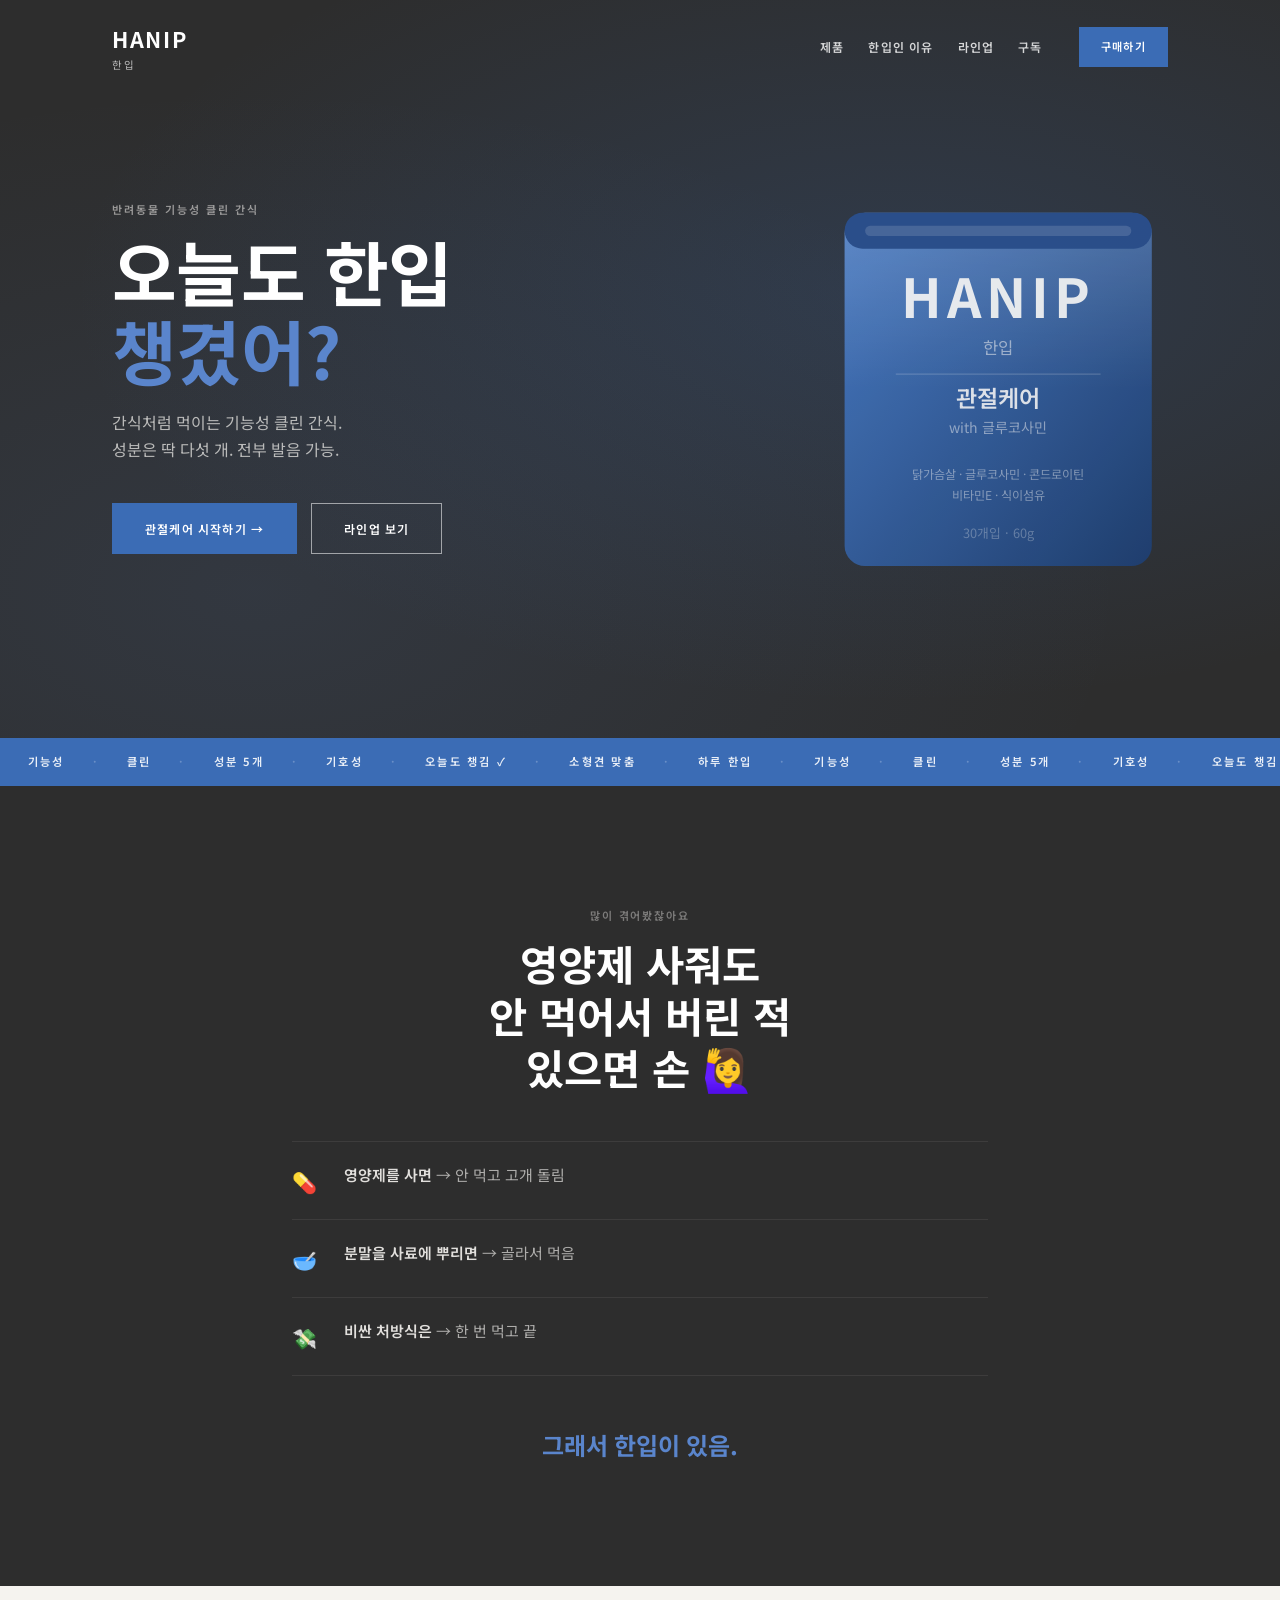
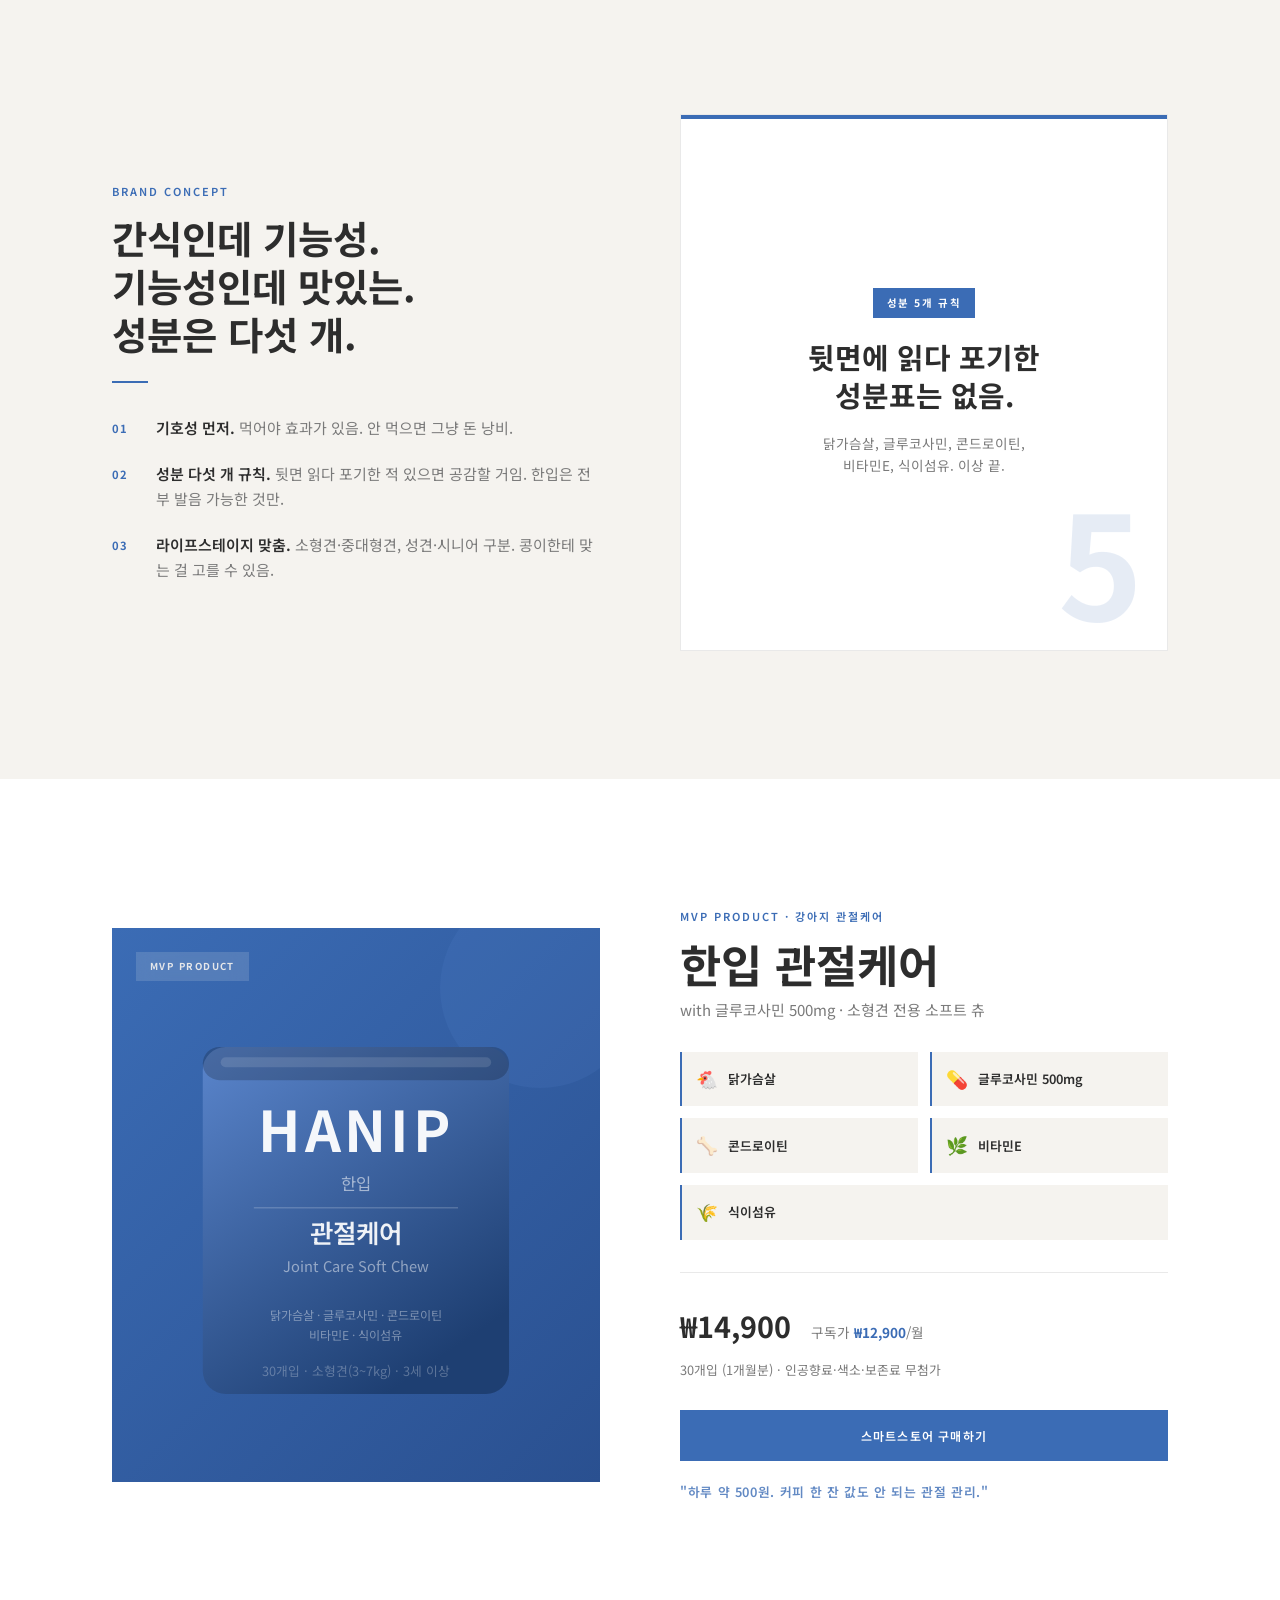
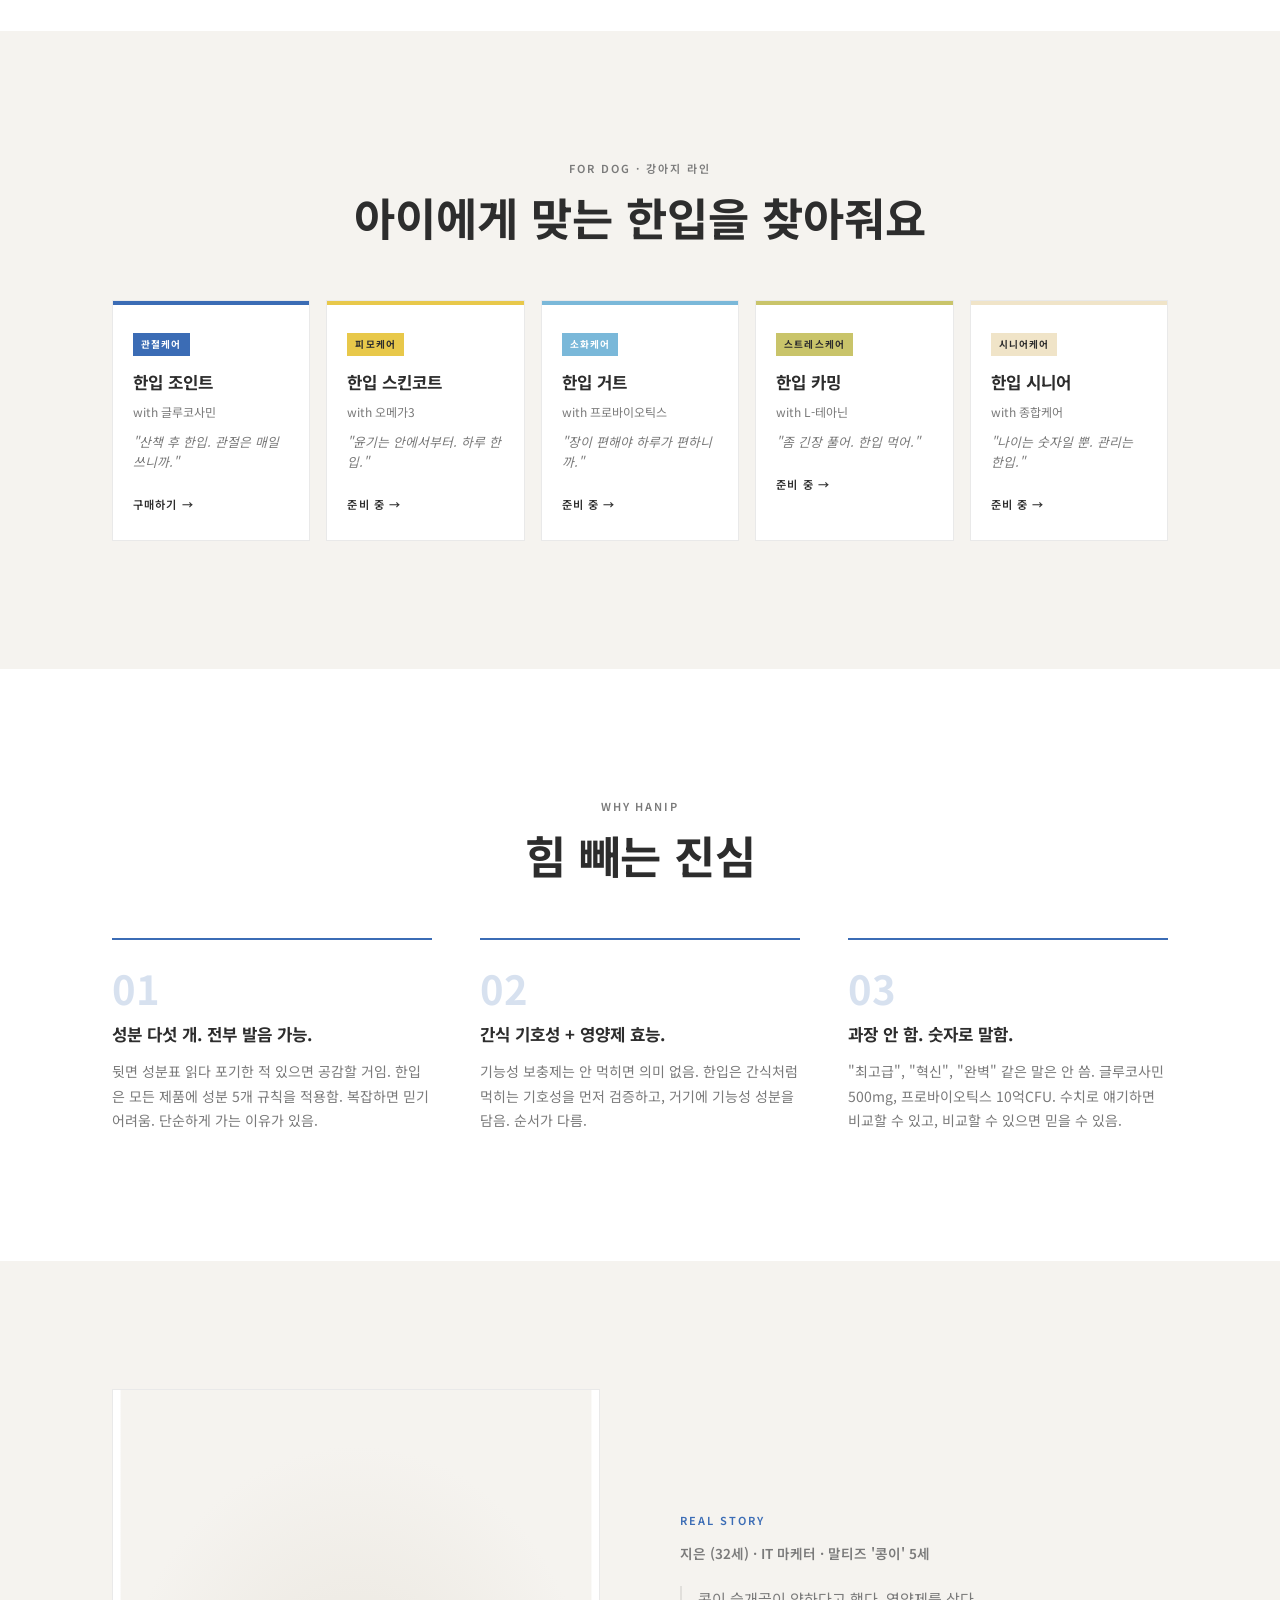
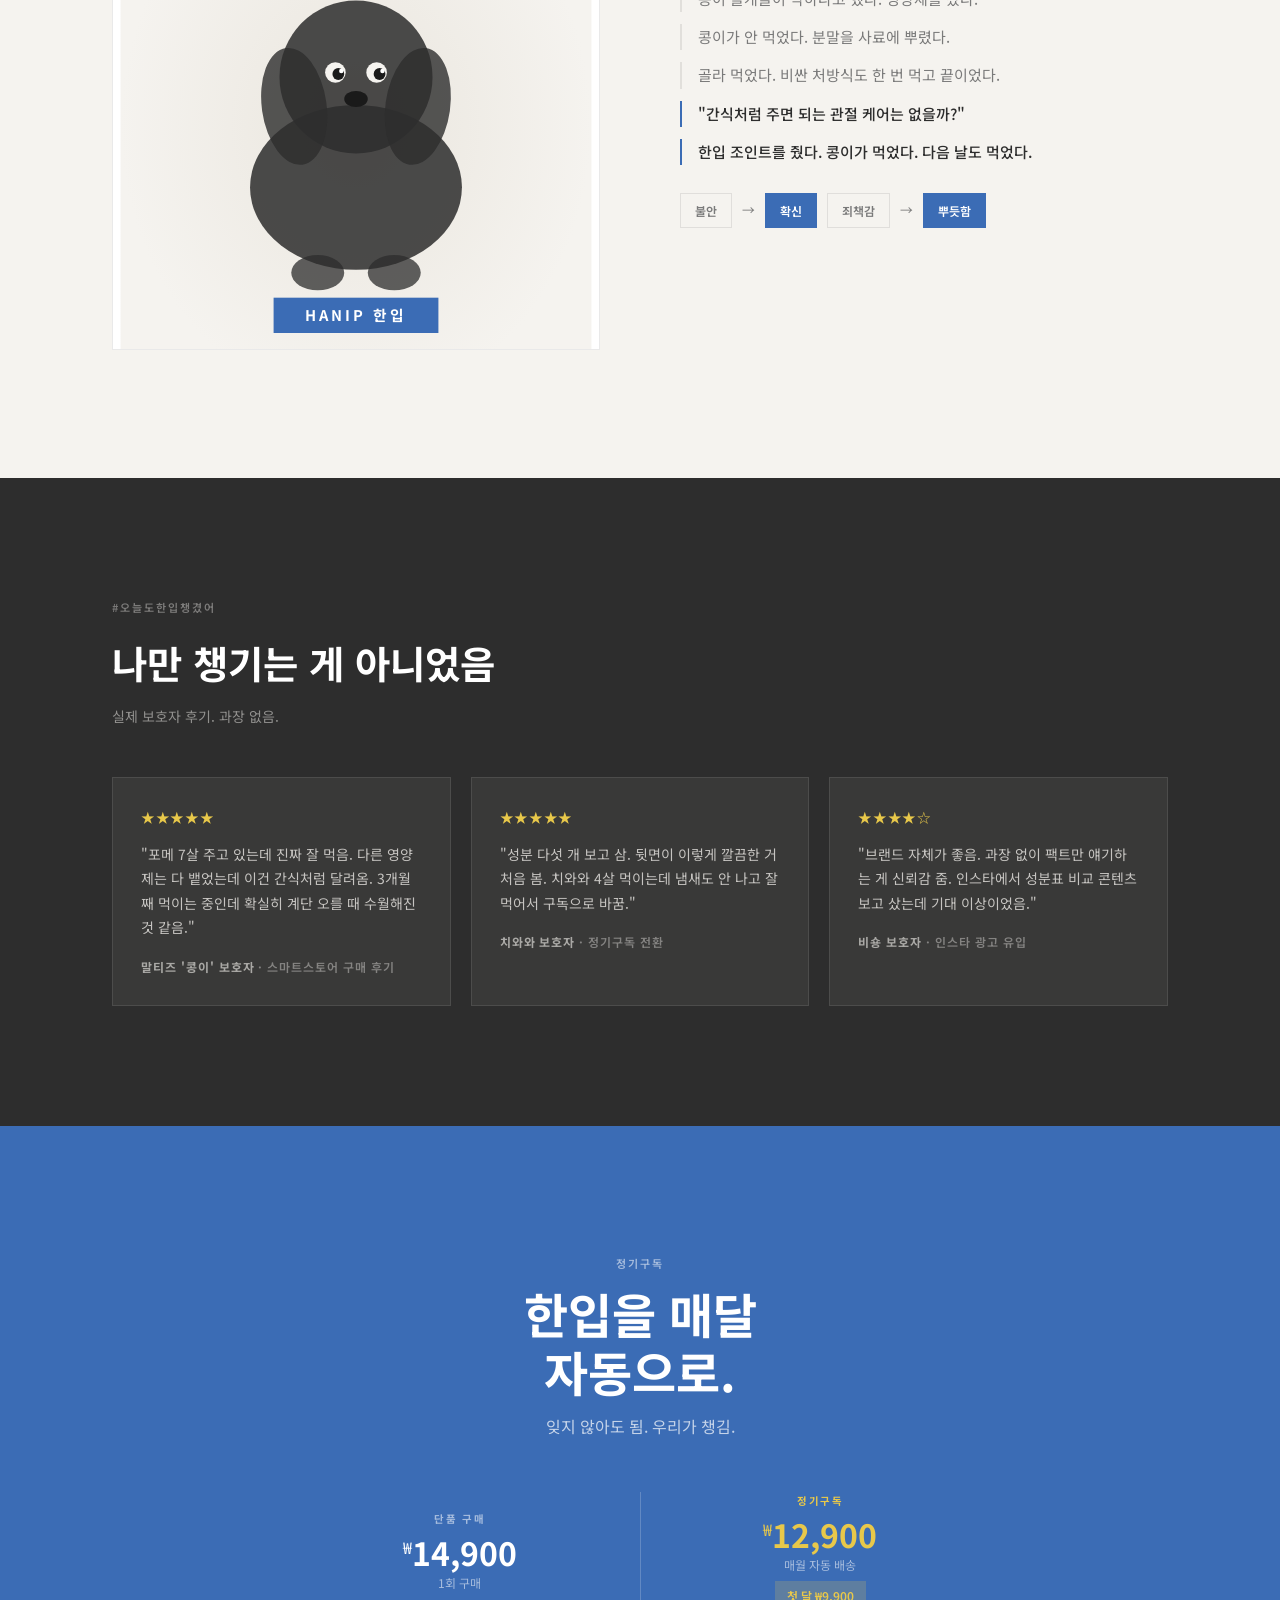
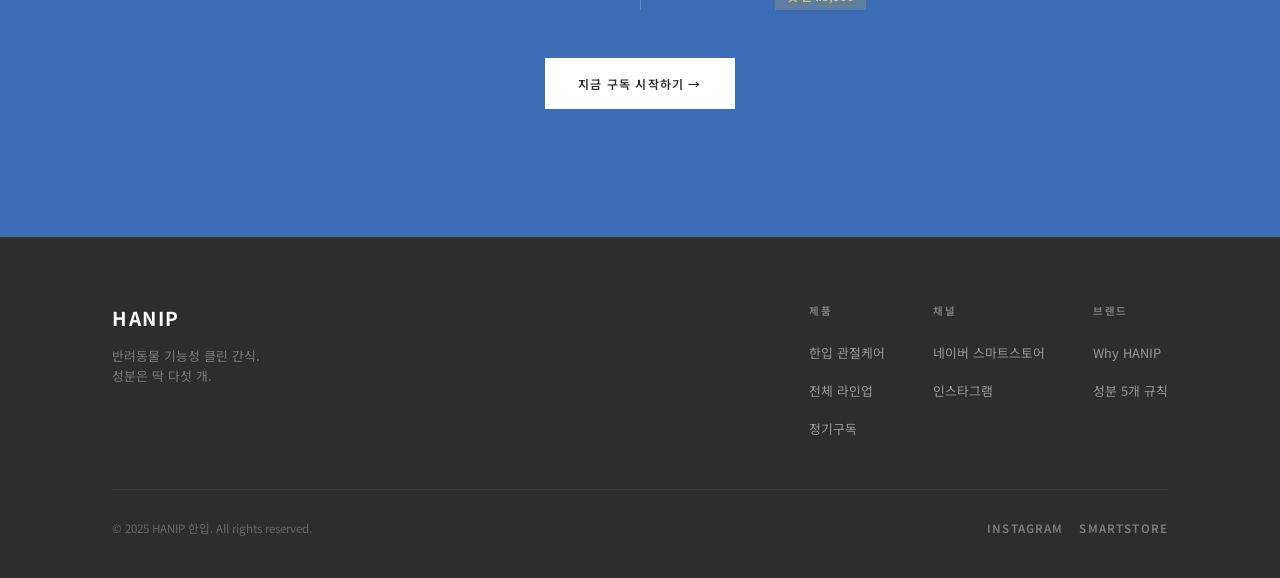
<file: index-hanip.html>
<!DOCTYPE html>
<html lang="ko">
<head>
  <meta charset="UTF-8" />
  <meta name="viewport" content="width=device-width, initial-scale=1.0" />
  <title>HANIP 한입 — 오늘도 한입 챙겼어?</title>
  <link rel="preconnect" href="https://fonts.googleapis.com" />
  <link rel="preconnect" href="https://fonts.gstatic.com" crossorigin />
  <link href="https://fonts.googleapis.com/css2?family=Noto+Sans+KR:wght@400;500;600;700&display=swap" rel="stylesheet" />
  <link rel="stylesheet" href="style-hanip.css" />
</head>
<body>

  <!-- ① NAV -->
  <header class="nav">
    <div class="nav-inner">
      <a href="#" class="logo">
        HANIP
        <span>한입</span>
      </a>
      <nav class="nav-links">
        <a href="#product">제품</a>
        <a href="#why">한입인 이유</a>
        <a href="#lineup">라인업</a>
        <a href="#subscribe">구독</a>
      </nav>
      <a href="https://smartstore.naver.com" target="_blank" class="nav-cta">구매하기</a>
      <button class="nav-toggle" aria-label="메뉴">
        <span></span><span></span><span></span>
      </button>
    </div>
  </header>

  <!-- ② HERO -->
  <section class="hero">
    <div class="hero-bg"></div>
    <div class="hero-content">
      <p class="eyebrow">반려동물 기능성 클린 간식</p>
      <h1 class="hero-title">
        오늘도 한입<br />
        <em>챙겼어?</em>
      </h1>
      <p class="hero-sub">
        간식처럼 먹이는 기능성 클린 간식.<br />
        성분은 딱 다섯 개. 전부 발음 가능.
      </p>
      <div class="hero-btns">
        <a href="#product" class="btn btn-primary">관절케어 시작하기 →</a>
        <a href="#lineup" class="btn btn-outline-white">라인업 보기</a>
      </div>
    </div>

    <!-- 제품 파우치 SVG -->
    <div class="hero-visual">
      <svg viewBox="0 0 280 340" xmlns="http://www.w3.org/2000/svg">
        <defs>
          <linearGradient id="pouch-grad" x1="0" y1="0" x2="1" y2="1">
            <stop offset="0%" stop-color="#4A7FCC"/>
            <stop offset="100%" stop-color="#1E3F72"/>
          </linearGradient>
          <linearGradient id="pouch-shine" x1="0" y1="0" x2="0" y2="1">
            <stop offset="0%" stop-color="rgba(255,255,255,0.15)"/>
            <stop offset="50%" stop-color="rgba(255,255,255,0)"/>
          </linearGradient>
        </defs>
        <!-- 파우치 본체 -->
        <rect x="20" y="48" width="240" height="276" rx="16" fill="url(#pouch-grad)"/>
        <!-- 광택 레이어 -->
        <rect x="20" y="48" width="240" height="276" rx="16" fill="url(#pouch-shine)"/>
        <!-- 지퍼 -->
        <rect x="20" y="48" width="240" height="28" rx="14" fill="#2A5090"/>
        <rect x="36" y="58" width="208" height="8" rx="4" fill="rgba(255,255,255,0.15)"/>
        <!-- 브랜드명 -->
        <text x="140" y="130" text-anchor="middle" fill="rgba(255,255,255,0.95)"
              font-size="42" font-weight="700" font-family="'Noto Sans KR',sans-serif"
              letter-spacing="4">HANIP</text>
        <!-- 한글 서브 -->
        <text x="140" y="158" text-anchor="middle" fill="rgba(255,255,255,0.55)"
              font-size="13" font-family="'Noto Sans KR',sans-serif">한입</text>
        <!-- 구분선 -->
        <line x1="60" y1="174" x2="220" y2="174" stroke="rgba(255,255,255,0.2)" stroke-width="1"/>
        <!-- 제품명 -->
        <text x="140" y="200" text-anchor="middle" fill="rgba(255,255,255,0.9)"
              font-size="18" font-weight="600" font-family="'Noto Sans KR',sans-serif">관절케어</text>
        <text x="140" y="220" text-anchor="middle" fill="rgba(255,255,255,0.5)"
              font-size="11" font-family="'Noto Sans KR',sans-serif">with 글루코사민</text>
        <!-- 성분 5개 -->
        <text x="140" y="256" text-anchor="middle" fill="rgba(255,255,255,0.45)"
              font-size="9.5" font-family="'Noto Sans KR',sans-serif">닭가슴살 · 글루코사민 · 콘드로이틴</text>
        <text x="140" y="272" text-anchor="middle" fill="rgba(255,255,255,0.45)"
              font-size="9.5" font-family="'Noto Sans KR',sans-serif">비타민E · 식이섬유</text>
        <!-- 하단 용량 -->
        <text x="140" y="302" text-anchor="middle" fill="rgba(255,255,255,0.3)"
              font-size="10" font-family="'Noto Sans KR',sans-serif">30개입 · 60g</text>
      </svg>
    </div>
  </section>

  <!-- ③ MARQUEE -->
  <div class="marquee-wrap">
    <div class="marquee-track">
      <span>기능성</span><span class="dot">·</span>
      <span>클린</span><span class="dot">·</span>
      <span>성분 5개</span><span class="dot">·</span>
      <span>기호성</span><span class="dot">·</span>
      <span>오늘도 챙김 ✓</span><span class="dot">·</span>
      <span>소형견 맞춤</span><span class="dot">·</span>
      <span>하루 한입</span><span class="dot">·</span>
      <span>기능성</span><span class="dot">·</span>
      <span>클린</span><span class="dot">·</span>
      <span>성분 5개</span><span class="dot">·</span>
      <span>기호성</span><span class="dot">·</span>
      <span>오늘도 챙김 ✓</span><span class="dot">·</span>
      <span>소형견 맞춤</span><span class="dot">·</span>
      <span>하루 한입</span><span class="dot">·</span>
    </div>
  </div>

  <!-- ④ PROBLEM BAND -->
  <section class="problem">
    <div class="problem-inner">
      <span class="eyebrow">많이 겪어봤잖아요</span>
      <p class="problem-hook">영양제 사줘도<br />안 먹어서 버린 적<br />있으면 손 🙋‍♀️</p>

      <ul class="problem-list">
        <li class="problem-item fade-up">
          <span class="problem-icon">💊</span>
          <p class="problem-text">
            <strong>영양제를 사면</strong> → 안 먹고 고개 돌림
          </p>
        </li>
        <li class="problem-item fade-up">
          <span class="problem-icon">🥣</span>
          <p class="problem-text">
            <strong>분말을 사료에 뿌리면</strong> → 골라서 먹음
          </p>
        </li>
        <li class="problem-item fade-up">
          <span class="problem-icon">💸</span>
          <p class="problem-text">
            <strong>비싼 처방식은</strong> → 한 번 먹고 끝
          </p>
        </li>
      </ul>

      <p class="problem-resolution">그래서 한입이 있음.</p>
    </div>
  </section>

  <!-- ⑤ BRAND CONCEPT -->
  <section class="brand-concept">
    <div class="container">
      <div class="concept-grid">
        <div class="concept-text fade-up">
          <span class="eyebrow">Brand Concept</span>
          <h2 class="concept-tagline">
            간식인데 기능성.<br />
            기능성인데 맛있는.<br />
            성분은 다섯 개.
          </h2>
          <div class="h-rule"></div>
          <div class="concept-points">
            <div class="concept-point">
              <span class="concept-point-num">01</span>
              <p class="concept-point-body">
                <strong>기호성 먼저.</strong> 먹어야 효과가 있음. 안 먹으면 그냥 돈 낭비.
              </p>
            </div>
            <div class="concept-point">
              <span class="concept-point-num">02</span>
              <p class="concept-point-body">
                <strong>성분 다섯 개 규칙.</strong> 뒷면 읽다 포기한 적 있으면 공감할 거임. 한입은 전부 발음 가능한 것만.
              </p>
            </div>
            <div class="concept-point">
              <span class="concept-point-num">03</span>
              <p class="concept-point-body">
                <strong>라이프스테이지 맞춤.</strong> 소형견·중대형견, 성견·시니어 구분. 콩이한테 맞는 걸 고를 수 있음.
              </p>
            </div>
          </div>
        </div>

        <div class="concept-visual fade-up">
          <span class="big-num">5</span>
          <span class="concept-badge">성분 5개 규칙</span>
          <p class="concept-headline">
            뒷면에 읽다 포기한<br />성분표는 없음.
          </p>
          <p class="concept-sub">닭가슴살, 글루코사민, 콘드로이틴,<br />비타민E, 식이섬유. 이상 끝.</p>
        </div>
      </div>
    </div>
  </section>

  <!-- ⑥ MVP PRODUCT -->
  <section class="mvp" id="product">
    <div class="container">
      <div class="mvp-grid">
        <!-- 파우치 비주얼 -->
        <div class="mvp-visual fade-up">
          <span class="mvp-badge">MVP PRODUCT</span>
          <div class="pouch-wrap">
            <svg viewBox="0 0 260 320" xmlns="http://www.w3.org/2000/svg">
              <defs>
                <linearGradient id="mvp-grad" x1="0" y1="0" x2="0.6" y2="1">
                  <stop offset="0%" stop-color="#5A85CC"/>
                  <stop offset="100%" stop-color="#1E3F72"/>
                </linearGradient>
              </defs>
              <rect x="10" y="36" width="240" height="272" rx="18" fill="url(#mvp-grad)"/>
              <rect x="10" y="36" width="240" height="26" rx="13" fill="rgba(0,0,0,0.2)"/>
              <rect x="24" y="44" width="212" height="8" rx="4" fill="rgba(255,255,255,0.12)"/>
              <text x="130" y="118" text-anchor="middle" fill="rgba(255,255,255,0.95)"
                    font-size="44" font-weight="700" font-family="'Noto Sans KR',sans-serif"
                    letter-spacing="3">HANIP</text>
              <text x="130" y="148" text-anchor="middle" fill="rgba(255,255,255,0.55)"
                    font-size="13" font-family="'Noto Sans KR',sans-serif">한입</text>
              <line x1="50" y1="162" x2="210" y2="162" stroke="rgba(255,255,255,0.18)" stroke-width="1"/>
              <text x="130" y="190" text-anchor="middle" fill="rgba(255,255,255,0.92)"
                    font-size="20" font-weight="600" font-family="'Noto Sans KR',sans-serif">관절케어</text>
              <text x="130" y="212" text-anchor="middle" fill="rgba(255,255,255,0.48)"
                    font-size="11.5" font-family="'Noto Sans KR',sans-serif">Joint Care Soft Chew</text>
              <text x="130" y="250" text-anchor="middle" fill="rgba(255,255,255,0.4)"
                    font-size="9.5" font-family="'Noto Sans KR',sans-serif">닭가슴살 · 글루코사민 · 콘드로이틴</text>
              <text x="130" y="266" text-anchor="middle" fill="rgba(255,255,255,0.4)"
                    font-size="9.5" font-family="'Noto Sans KR',sans-serif">비타민E · 식이섬유</text>
              <text x="130" y="294" text-anchor="middle" fill="rgba(255,255,255,0.28)"
                    font-size="10" font-family="'Noto Sans KR',sans-serif">30개입 · 소형견(3~7kg) · 3세 이상</text>
            </svg>
          </div>
        </div>

        <!-- 제품 상세 -->
        <div class="mvp-text fade-up">
          <span class="eyebrow">MVP Product · 강아지 관절케어</span>
          <h2 class="mvp-title">한입 관절케어</h2>
          <p class="mvp-subtitle">with 글루코사민 500mg · 소형견 전용 소프트 츄</p>

          <ul class="ingredient-list">
            <li class="ing-item">
              <span class="ing-icon">🐔</span>
              <span class="ing-name">닭가슴살</span>
            </li>
            <li class="ing-item">
              <span class="ing-icon">💊</span>
              <span class="ing-name">글루코사민 500mg</span>
            </li>
            <li class="ing-item">
              <span class="ing-icon">🦴</span>
              <span class="ing-name">콘드로이틴</span>
            </li>
            <li class="ing-item">
              <span class="ing-icon">🌿</span>
              <span class="ing-name">비타민E</span>
            </li>
            <li class="ing-item">
              <span class="ing-icon">🌾</span>
              <span class="ing-name">식이섬유</span>
            </li>
          </ul>

          <hr class="mvp-divider" />

          <div class="price-wrap">
            <span class="price-main">₩14,900</span>
            <span class="price-sub">구독가 <strong>₩12,900</strong>/월</span>
          </div>
          <p class="price-note">30개입 (1개월분) · 인공향료·색소·보존료 무첨가</p>

          <a href="https://smartstore.naver.com" target="_blank" class="btn btn-primary btn-block">
            스마트스토어 구매하기
          </a>

          <p class="mvp-copy">"하루 약 500원. 커피 한 잔 값도 안 되는 관절 관리."</p>
        </div>
      </div>
    </div>
  </section>

  <!-- ⑦ PRODUCT LINE -->
  <section class="product-line" id="lineup">
    <div class="container">
      <div class="section-header fade-up">
        <span class="eyebrow">For Dog · 강아지 라인</span>
        <h2 class="section-title">아이에게 맞는 한입을 찾아줘요</h2>
      </div>

      <div class="product-grid">
        <!-- 조인트 -->
        <div class="product-card fade-up" data-line="joint">
          <div class="card-line-bar"></div>
          <div class="card-body">
            <span class="card-line-label">관절케어</span>
            <h3 class="card-name">한입 조인트</h3>
            <p class="card-with">with 글루코사민</p>
            <p class="card-copy">"산책 후 한입. 관절은 매일 쓰니까."</p>
            <a href="#product" class="card-cta">구매하기 →</a>
          </div>
        </div>

        <!-- 스킨코트 -->
        <div class="product-card fade-up" data-line="skin">
          <div class="card-line-bar"></div>
          <div class="card-body">
            <span class="card-line-label">피모케어</span>
            <h3 class="card-name">한입 스킨코트</h3>
            <p class="card-with">with 오메가3</p>
            <p class="card-copy">"윤기는 안에서부터. 하루 한입."</p>
            <a href="#" class="card-cta">준비 중 →</a>
          </div>
        </div>

        <!-- 거트 -->
        <div class="product-card fade-up" data-line="gut">
          <div class="card-line-bar"></div>
          <div class="card-body">
            <span class="card-line-label">소화케어</span>
            <h3 class="card-name">한입 거트</h3>
            <p class="card-with">with 프로바이오틱스</p>
            <p class="card-copy">"장이 편해야 하루가 편하니까."</p>
            <a href="#" class="card-cta">준비 중 →</a>
          </div>
        </div>

        <!-- 카밍 -->
        <div class="product-card fade-up" data-line="calming">
          <div class="card-line-bar"></div>
          <div class="card-body">
            <span class="card-line-label">스트레스케어</span>
            <h3 class="card-name">한입 카밍</h3>
            <p class="card-with">with L-테아닌</p>
            <p class="card-copy">"좀 긴장 풀어. 한입 먹어."</p>
            <a href="#" class="card-cta">준비 중 →</a>
          </div>
        </div>

        <!-- 시니어 -->
        <div class="product-card fade-up" data-line="senior">
          <div class="card-line-bar"></div>
          <div class="card-body">
            <span class="card-line-label">시니어케어</span>
            <h3 class="card-name">한입 시니어</h3>
            <p class="card-with">with 종합케어</p>
            <p class="card-copy">"나이는 숫자일 뿐. 관리는 한입."</p>
            <a href="#" class="card-cta">준비 중 →</a>
          </div>
        </div>
      </div>
    </div>
  </section>

  <!-- ⑧ WHY HANIP -->
  <section class="why" id="why">
    <div class="container">
      <div class="section-header fade-up">
        <span class="eyebrow">Why HANIP</span>
        <h2 class="section-title">힘 빼는 진심</h2>
      </div>

      <div class="why-grid">
        <div class="why-item fade-up">
          <div class="why-num">01</div>
          <h3 class="why-title">성분 다섯 개. 전부 발음 가능.</h3>
          <p class="why-text">
            뒷면 성분표 읽다 포기한 적 있으면 공감할 거임.
            한입은 모든 제품에 성분 5개 규칙을 적용함.
            복잡하면 믿기 어려움. 단순하게 가는 이유가 있음.
          </p>
        </div>
        <div class="why-item fade-up">
          <div class="why-num">02</div>
          <h3 class="why-title">간식 기호성 + 영양제 효능.</h3>
          <p class="why-text">
            기능성 보충제는 안 먹히면 의미 없음.
            한입은 간식처럼 먹히는 기호성을 먼저 검증하고,
            거기에 기능성 성분을 담음. 순서가 다름.
          </p>
        </div>
        <div class="why-item fade-up">
          <div class="why-num">03</div>
          <h3 class="why-title">과장 안 함. 숫자로 말함.</h3>
          <p class="why-text">
            "최고급", "혁신", "완벽" 같은 말은 안 씀.
            글루코사민 500mg, 프로바이오틱스 10억CFU.
            수치로 얘기하면 비교할 수 있고, 비교할 수 있으면 믿을 수 있음.
          </p>
        </div>
      </div>
    </div>
  </section>

  <!-- ⑨ PERSONA STORY -->
  <section class="persona">
    <div class="container">
      <div class="persona-grid">
        <!-- 비주얼 — 소형견 SVG -->
        <div class="persona-visual fade-up">
          <svg viewBox="0 0 320 380" xmlns="http://www.w3.org/2000/svg" style="width:100%;height:100%">
            <defs>
              <radialGradient id="dog-bg" cx="50%" cy="60%" r="50%">
                <stop offset="0%" stop-color="#EAE6DE"/>
                <stop offset="100%" stop-color="#F5F3EF"/>
              </radialGradient>
            </defs>
            <rect width="320" height="380" fill="url(#dog-bg)"/>
            <!-- 강아지 몸통 (말티즈 실루엣) -->
            <ellipse cx="160" cy="270" rx="72" ry="56" fill="#2D2D2D" opacity="0.85"/>
            <!-- 머리 -->
            <circle cx="160" cy="195" r="52" fill="#2D2D2D" opacity="0.85"/>
            <!-- 귀 (늘어진) -->
            <ellipse cx="118" cy="215" rx="22" ry="40" fill="#2D2D2D" opacity="0.8" transform="rotate(-8,118,215)"/>
            <ellipse cx="202" cy="215" rx="22" ry="40" fill="#2D2D2D" opacity="0.8" transform="rotate(8,202,215)"/>
            <!-- 눈 -->
            <circle cx="146" cy="192" r="7" fill="#F5F3EF"/>
            <circle cx="174" cy="192" r="7" fill="#F5F3EF"/>
            <circle cx="148" cy="193" r="4" fill="#1A1A1A"/>
            <circle cx="176" cy="193" r="4" fill="#1A1A1A"/>
            <!-- 눈 하이라이트 -->
            <circle cx="150" cy="191" r="1.5" fill="#fff"/>
            <circle cx="178" cy="191" r="1.5" fill="#fff"/>
            <!-- 코 -->
            <ellipse cx="160" cy="210" rx="8" ry="5.5" fill="#1A1A1A"/>
            <!-- 앞발 -->
            <ellipse cx="134" cy="328" rx="18" ry="12" fill="#2D2D2D" opacity="0.75"/>
            <ellipse cx="186" cy="328" rx="18" ry="12" fill="#2D2D2D" opacity="0.75"/>
            <!-- 브랜드 태그 -->
            <rect x="104" y="345" width="112" height="24" rx="0" fill="#3B6CB5"/>
            <text x="160" y="361" text-anchor="middle" fill="#fff"
                  font-size="10" font-weight="700" font-family="'Noto Sans KR',sans-serif"
                  letter-spacing="2">HANIP 한입</text>
          </svg>
        </div>

        <!-- 스토리 텍스트 -->
        <div class="persona-text fade-up">
          <span class="eyebrow">Real Story</span>
          <p class="persona-name">지은 (32세) · IT 마케터 · 말티즈 '콩이' 5세</p>

          <div class="persona-story">
            <p class="persona-line">콩이 슬개골이 약하다고 했다. 영양제를 샀다.</p>
            <p class="persona-line">콩이가 안 먹었다. 분말을 사료에 뿌렸다.</p>
            <p class="persona-line">골라 먹었다. 비싼 처방식도 한 번 먹고 끝이었다.</p>
            <p class="persona-line highlight">
              "간식처럼 주면 되는 관절 케어는 없을까?"
            </p>
            <p class="persona-line highlight">
              한입 조인트를 줬다. 콩이가 먹었다. 다음 날도 먹었다.
            </p>
          </div>

          <div class="persona-emotion">
            <span class="emotion-tag">불안</span>
            <span style="color:var(--mid-gray);align-self:center;font-size:.8rem">→</span>
            <span class="emotion-tag after">확신</span>
            <span class="emotion-tag">죄책감</span>
            <span style="color:var(--mid-gray);align-self:center;font-size:.8rem">→</span>
            <span class="emotion-tag after">뿌듯함</span>
          </div>
        </div>
      </div>
    </div>
  </section>

  <!-- ⑩ SOCIAL PROOF -->
  <section class="social">
    <div class="container">
      <div class="fade-up" style="margin-bottom:48px">
        <span class="eyebrow" style="display:block;margin-bottom:12px">#오늘도한입챙겼어</span>
        <h2 class="social-headline">나만 챙기는 게 아니었음</h2>
        <p class="social-sub">실제 보호자 후기. 과장 없음.</p>
      </div>

      <div class="review-grid">
        <div class="review-card fade-up">
          <div class="review-stars">★★★★★</div>
          <p class="review-text">
            "포메 7살 주고 있는데 진짜 잘 먹음. 다른 영양제는 다 뱉었는데 이건 간식처럼 달려옴.
            3개월째 먹이는 중인데 확실히 계단 오를 때 수월해진 것 같음."
          </p>
          <p class="review-author"><strong>말티즈 '콩이' 보호자</strong> · 스마트스토어 구매 후기</p>
        </div>
        <div class="review-card fade-up">
          <div class="review-stars">★★★★★</div>
          <p class="review-text">
            "성분 다섯 개 보고 삼. 뒷면이 이렇게 깔끔한 거 처음 봄.
            치와와 4살 먹이는데 냄새도 안 나고 잘 먹어서 구독으로 바꿈."
          </p>
          <p class="review-author"><strong>치와와 보호자</strong> · 정기구독 전환</p>
        </div>
        <div class="review-card fade-up">
          <div class="review-stars">★★★★☆</div>
          <p class="review-text">
            "브랜드 자체가 좋음. 과장 없이 팩트만 얘기하는 게 신뢰감 줌.
            인스타에서 성분표 비교 콘텐츠 보고 샀는데 기대 이상이었음."
          </p>
          <p class="review-author"><strong>비숑 보호자</strong> · 인스타 광고 유입</p>
        </div>
      </div>
    </div>
  </section>

  <!-- ⑪ SUBSCRIPTION -->
  <section class="subscription" id="subscribe">
    <div class="container" style="text-align:center">
      <div class="fade-up">
        <span class="eyebrow">정기구독</span>
        <h2 class="sub-headline">
          한입을 매달<br />자동으로.
        </h2>
        <p class="sub-sub">잊지 않아도 됨. 우리가 챙김.</p>
      </div>

      <div class="sub-compare fade-up">
        <div class="sub-option">
          <span class="sub-label">단품 구매</span>
          <div class="sub-price"><sup>₩</sup>14,900</div>
          <p class="sub-price-note">1회 구매</p>
        </div>
        <div class="sub-divider-line"></div>
        <div class="sub-option highlighted">
          <span class="sub-label">정기구독</span>
          <div class="sub-price"><sup>₩</sup>12,900</div>
          <p class="sub-price-note">매월 자동 배송</p>
          <span class="sub-first">첫 달 ₩9,900</span>
        </div>
      </div>

      <a href="https://smartstore.naver.com" target="_blank" class="btn btn-white fade-up">
        지금 구독 시작하기 →
      </a>
    </div>
  </section>

  <!-- ⑫ FOOTER -->
  <footer class="footer">
    <div class="container">
      <div class="footer-inner">
        <div class="footer-brand">
          <a href="#" class="logo">HANIP</a>
          <p>반려동물 기능성 클린 간식.<br />성분은 딱 다섯 개.</p>
        </div>

        <div class="footer-links">
          <div class="footer-col">
            <h4>제품</h4>
            <ul>
              <li><a href="#product">한입 관절케어</a></li>
              <li><a href="#lineup">전체 라인업</a></li>
              <li><a href="#subscribe">정기구독</a></li>
            </ul>
          </div>
          <div class="footer-col">
            <h4>채널</h4>
            <ul>
              <li><a href="https://smartstore.naver.com" target="_blank">네이버 스마트스토어</a></li>
              <li><a href="https://instagram.com" target="_blank">인스타그램</a></li>
            </ul>
          </div>
          <div class="footer-col">
            <h4>브랜드</h4>
            <ul>
              <li><a href="#why">Why HANIP</a></li>
              <li><a href="#lineup">성분 5개 규칙</a></li>
            </ul>
          </div>
        </div>
      </div>

      <div class="footer-bottom">
        <p>© 2025 HANIP 한입. All rights reserved.</p>
        <div class="footer-social">
          <a href="https://instagram.com" target="_blank">Instagram</a>
          <a href="https://smartstore.naver.com" target="_blank">Smartstore</a>
        </div>
      </div>
    </div>
  </footer>

  <script src="main-hanip.js"></script>
</body>
</html>
</file>
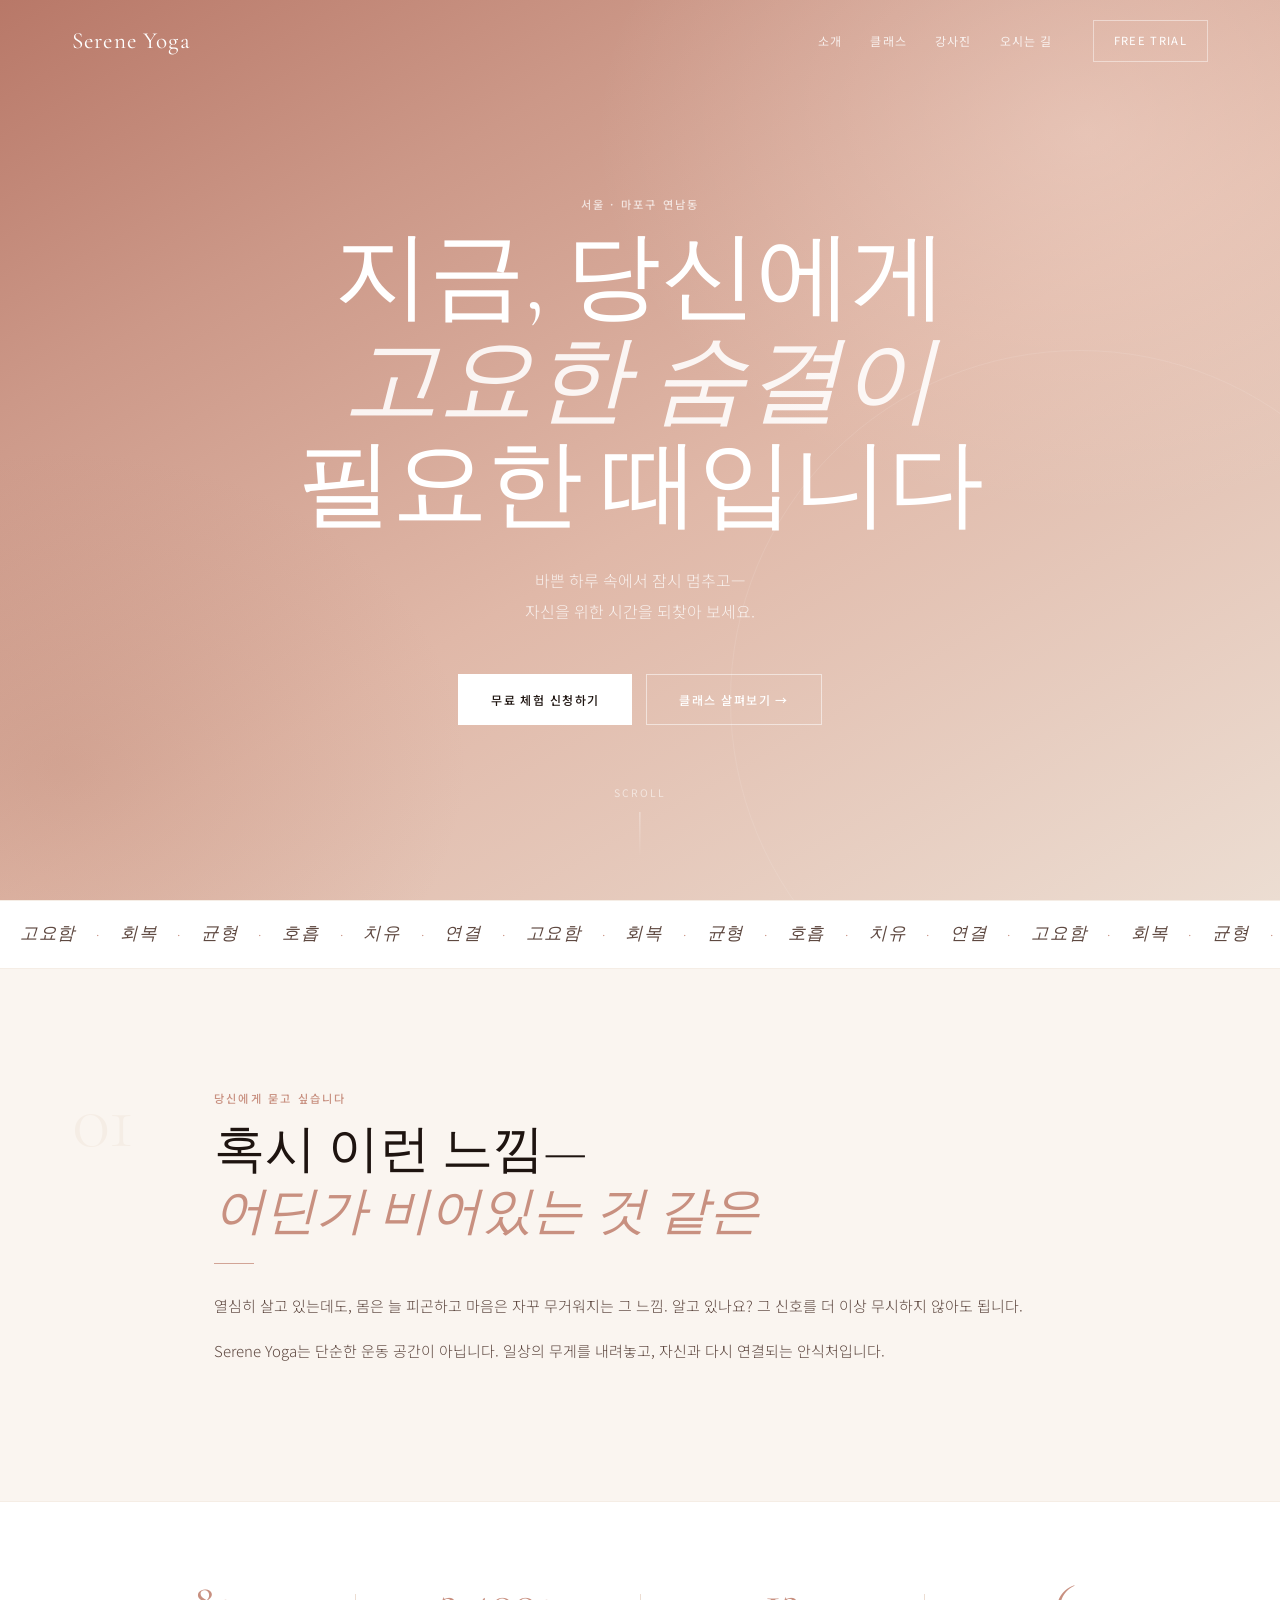
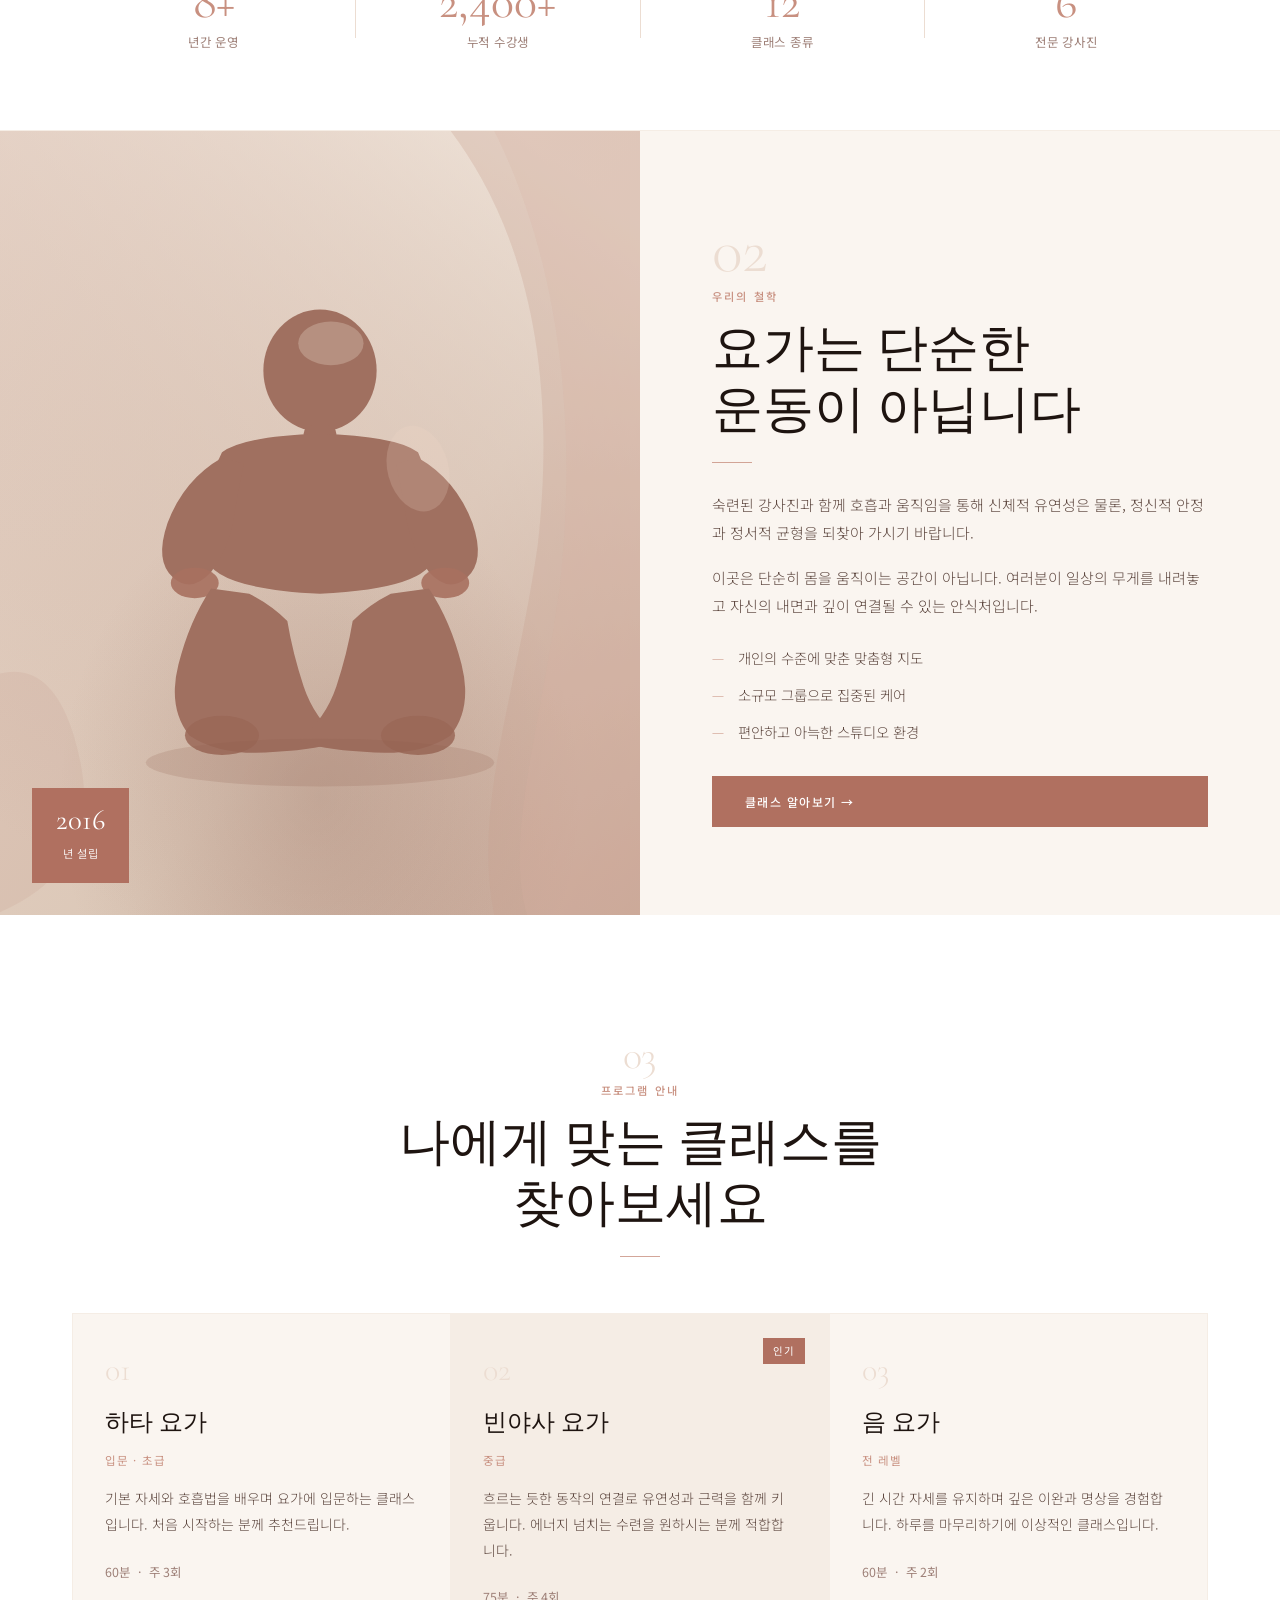
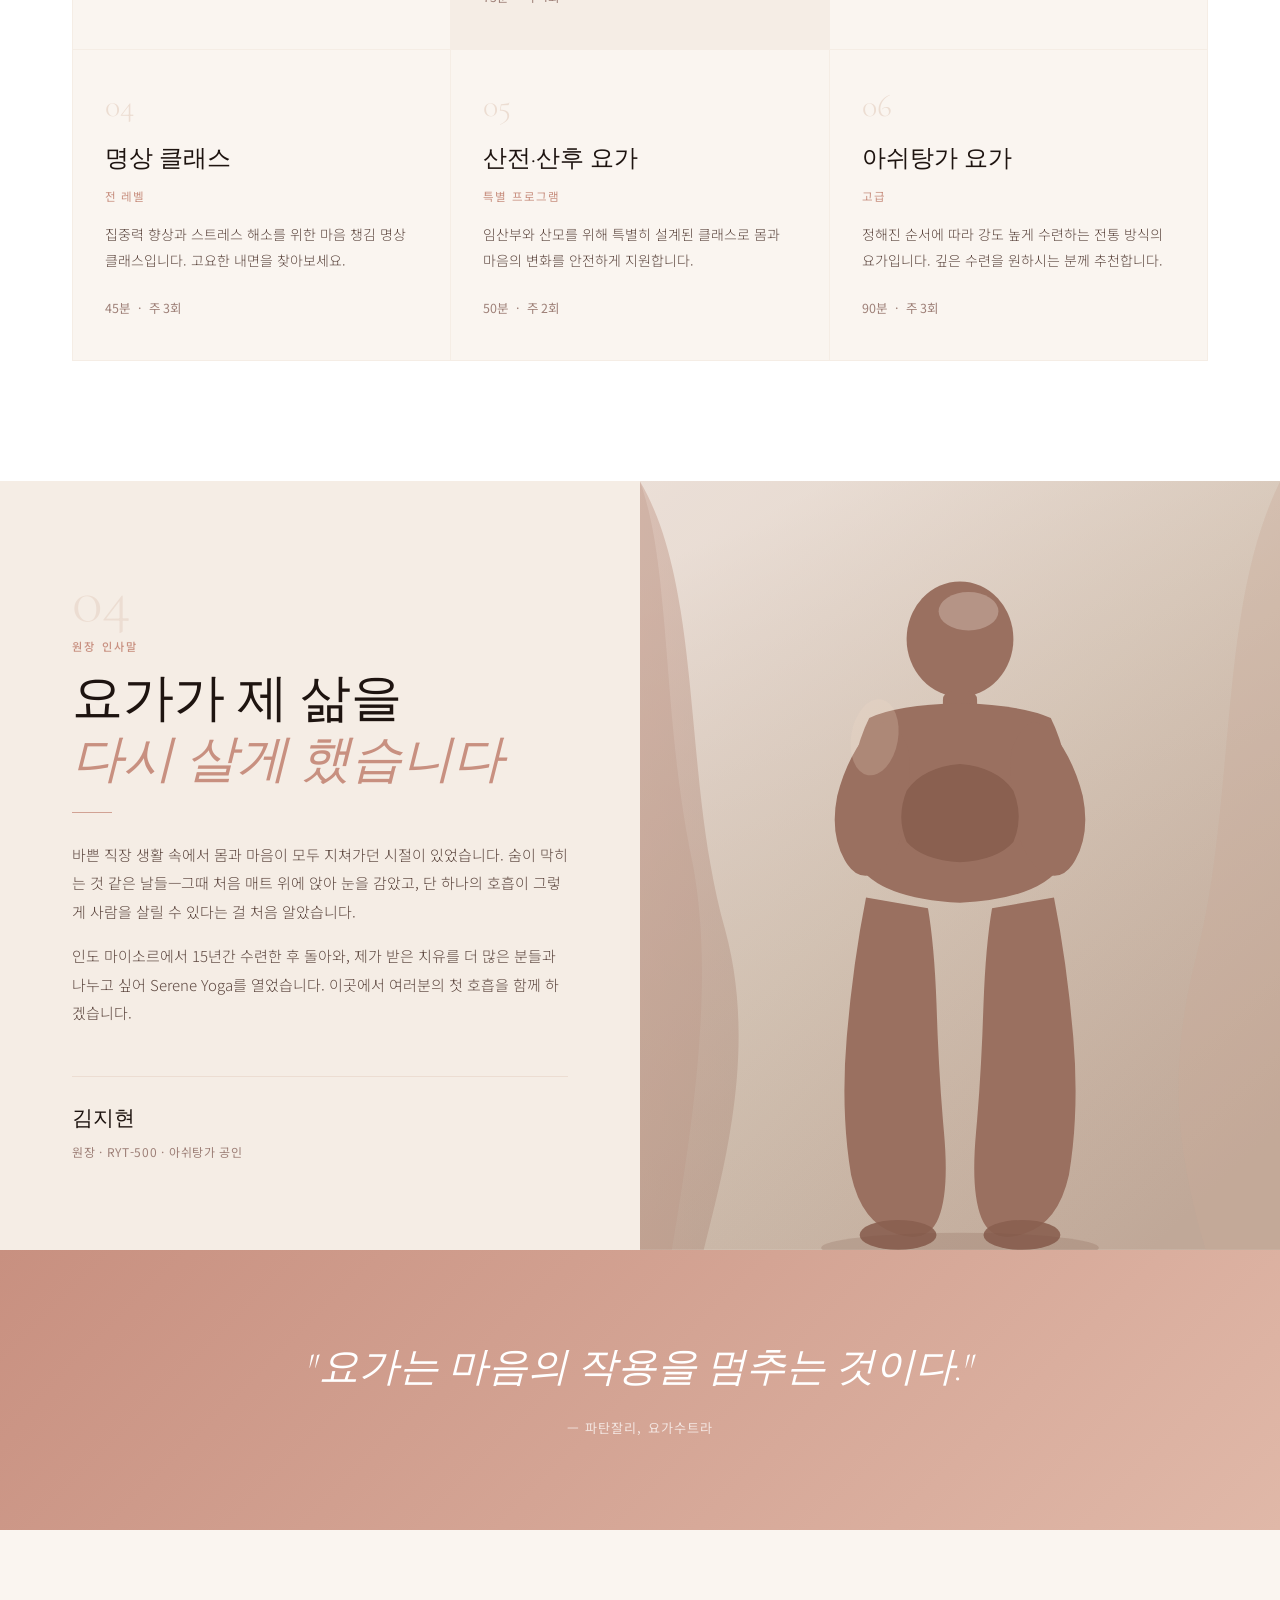
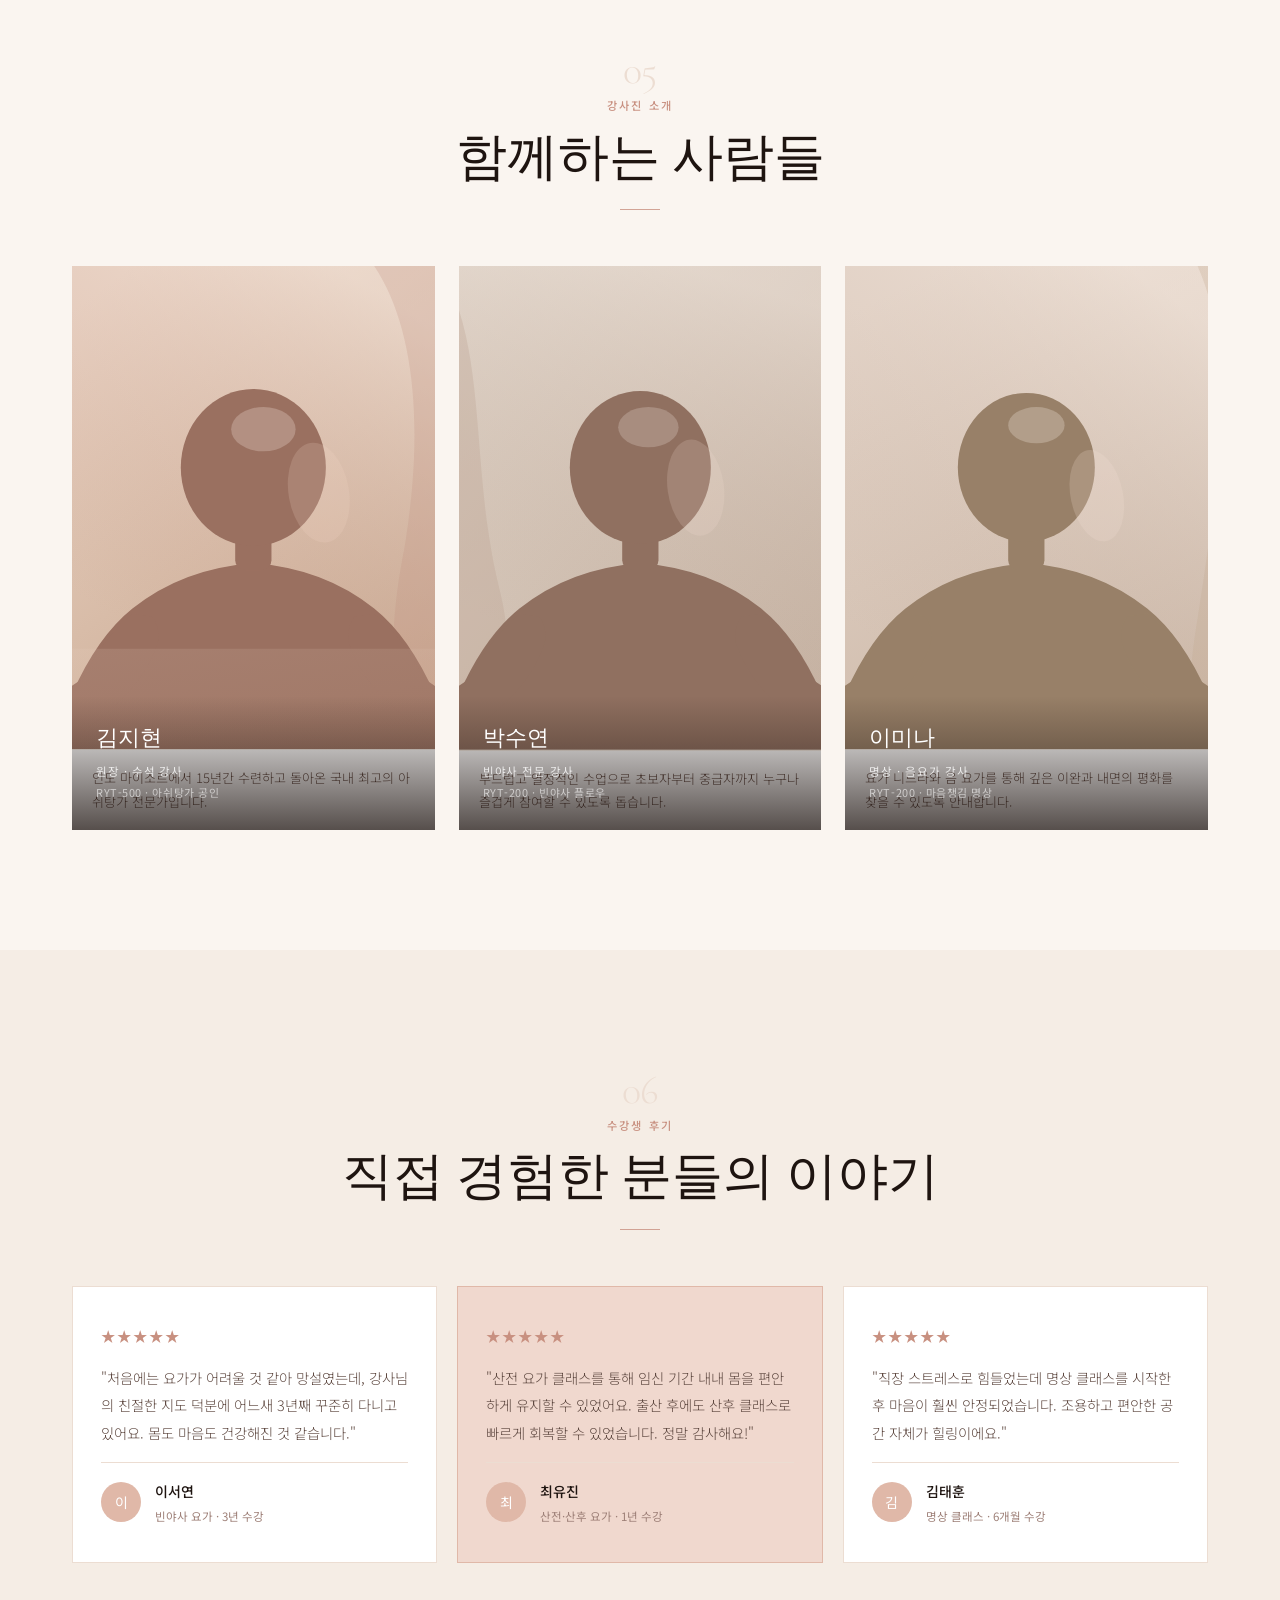
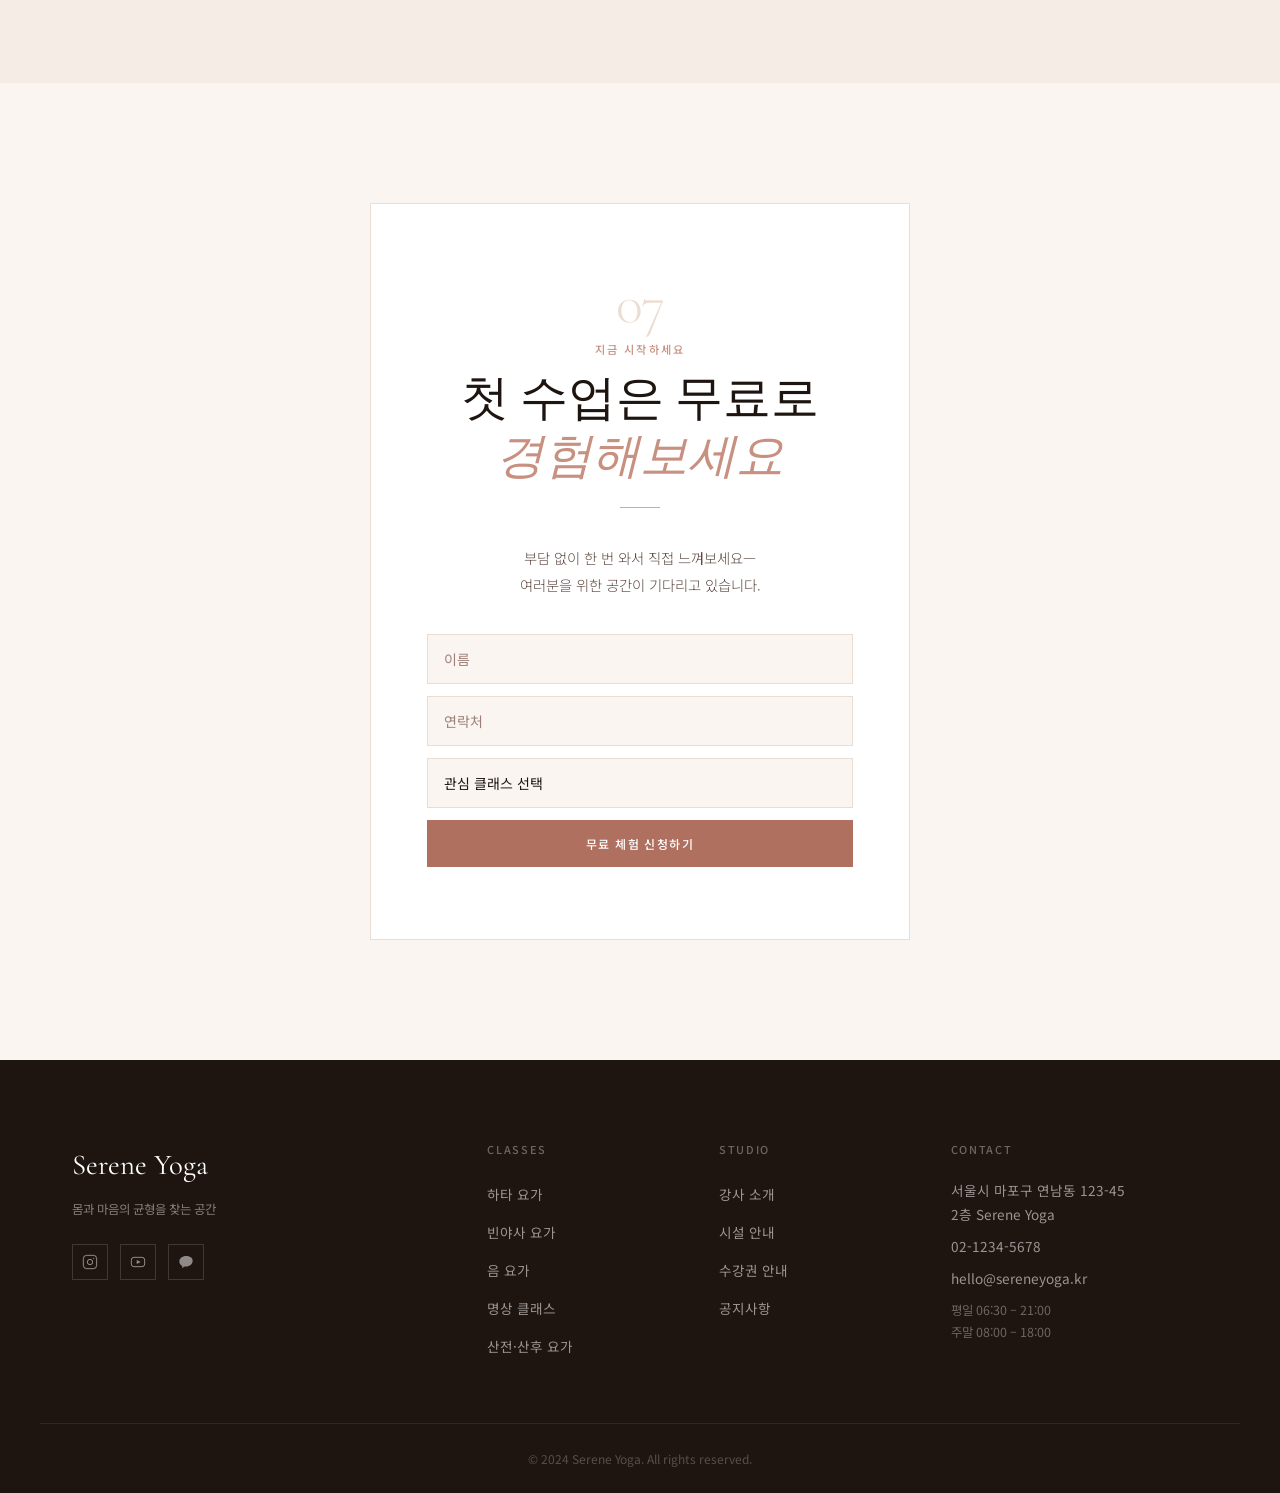
<file: index-v2.html>
<!DOCTYPE html>
<html lang="ko">
<head>
  <meta charset="UTF-8" />
  <meta name="viewport" content="width=device-width, initial-scale=1.0" />
  <title>Serene Yoga — 고요한 숨결</title>
  <link rel="preconnect" href="https://fonts.googleapis.com" />
  <link rel="preconnect" href="https://fonts.gstatic.com" crossorigin />
  <link href="https://fonts.googleapis.com/css2?family=Cormorant+Garamond:ital,wght@0,300;0,400;0,500;1,300;1,400;1,500&family=Noto+Sans+KR:wght@300;400;500&display=swap" rel="stylesheet" />
  <link rel="stylesheet" href="style-v2.css" />
</head>
<body>

  <!-- ① NAV -->
  <header class="nav">
    <div class="nav-inner">
      <a href="#" class="logo">Serene Yoga</a>
      <nav class="nav-links">
        <a href="#about">소개</a>
        <a href="#classes">클래스</a>
        <a href="#story">강사진</a>
        <a href="#contact">오시는 길</a>
      </nav>
      <a href="#register" class="nav-cta">FREE TRIAL</a>
      <button class="nav-toggle" aria-label="메뉴"><span></span><span></span><span></span></button>
    </div>
  </header>

  <!-- ② HERO -->
  <section class="hero">
    <div class="hero-bg"></div>
    <div class="hero-content">
      <p class="eyebrow">서울 · 마포구 연남동</p>
      <h1 class="hero-title">
        지금, 당신에게<br />
        <em>고요한 숨결이</em><br />
        필요한 때입니다
      </h1>
      <p class="hero-sub">
        바쁜 하루 속에서 잠시 멈추고—<br />
        자신을 위한 시간을 되찾아 보세요.
      </p>
      <div class="hero-btns">
        <a href="#register" class="btn btn-white">무료 체험 신청하기</a>
        <a href="#classes" class="btn btn-outline-white">클래스 살펴보기 →</a>
      </div>
    </div>
    <div class="hero-scroll"><span>scroll</span><div class="scroll-bar"></div></div>
  </section>

  <!-- ③ MARQUEE -->
  <div class="marquee-wrap">
    <div class="marquee-track">
      <span>고요함</span><span class="dot">·</span>
      <span>회복</span><span class="dot">·</span>
      <span>균형</span><span class="dot">·</span>
      <span>호흡</span><span class="dot">·</span>
      <span>치유</span><span class="dot">·</span>
      <span>연결</span><span class="dot">·</span>
      <span>고요함</span><span class="dot">·</span>
      <span>회복</span><span class="dot">·</span>
      <span>균형</span><span class="dot">·</span>
      <span>호흡</span><span class="dot">·</span>
      <span>치유</span><span class="dot">·</span>
      <span>연결</span><span class="dot">·</span>
    </div>
  </div>

  <!-- ④ PROBLEM STATEMENT -->
  <section class="problem">
    <div class="problem-inner">
      <p class="section-num">01</p>
      <div class="problem-text">
        <p class="eyebrow">당신에게 묻고 싶습니다</p>
        <h2 class="section-title">혹시 이런 느낌—<br /><em>어딘가 비어있는 것 같은</em></h2>
        <div class="h-rule"></div>
        <p class="body-text">열심히 살고 있는데도, 몸은 늘 피곤하고 마음은 자꾸 무거워지는 그 느낌. 알고 있나요? 그 신호를 더 이상 무시하지 않아도 됩니다.</p>
        <p class="body-text">Serene Yoga는 단순한 운동 공간이 아닙니다. 일상의 무게를 내려놓고, 자신과 다시 연결되는 안식처입니다.</p>
      </div>
    </div>
  </section>

  <!-- ⑤ STATS -->
  <section class="stats">
    <div class="container stats-grid">
      <div class="stat"><span class="stat-num">8+</span><span class="stat-label">년간 운영</span></div>
      <div class="stat-rule"></div>
      <div class="stat"><span class="stat-num">2,400+</span><span class="stat-label">누적 수강생</span></div>
      <div class="stat-rule"></div>
      <div class="stat"><span class="stat-num">12</span><span class="stat-label">클래스 종류</span></div>
      <div class="stat-rule"></div>
      <div class="stat"><span class="stat-num">6</span><span class="stat-label">전문 강사진</span></div>
    </div>
  </section>

  <!-- ⑥ ABOUT — 이미지 왼쪽 / 텍스트 오른쪽 -->
  <section class="split" id="about">
    <!-- 이미지: 앉아서 명상하는 요가 실루엣 -->
    <div class="split-img">
      <svg viewBox="0 0 600 720" preserveAspectRatio="xMidYMid slice" xmlns="http://www.w3.org/2000/svg">
        <!-- 배경 그라디언트 레이어 -->
        <defs>
          <linearGradient id="bg-about" x1="0%" y1="0%" x2="100%" y2="100%">
            <stop offset="0%" stop-color="#e8d5c8"/>
            <stop offset="60%" stop-color="#dcc8b8"/>
            <stop offset="100%" stop-color="#c8a898"/>
          </linearGradient>
          <linearGradient id="light-about" x1="80%" y1="0%" x2="20%" y2="100%">
            <stop offset="0%" stop-color="#f5ede5" stop-opacity="0.6"/>
            <stop offset="100%" stop-color="#b89080" stop-opacity="0"/>
          </linearGradient>
          <radialGradient id="shadow-about" cx="50%" cy="85%" r="40%">
            <stop offset="0%" stop-color="#8a6050" stop-opacity="0.25"/>
            <stop offset="100%" stop-color="#8a6050" stop-opacity="0"/>
          </radialGradient>
        </defs>
        <!-- 배경 -->
        <rect width="600" height="720" fill="url(#bg-about)"/>
        <!-- 빛 -->
        <rect width="600" height="720" fill="url(#light-about)"/>
        <!-- 바닥 그림자 -->
        <rect width="600" height="720" fill="url(#shadow-about)"/>
        <!-- 배경 천 드레이프 (오른쪽 곡선) -->
        <path d="M420 0 C480 80 520 200 500 380 C480 520 440 620 460 720 L600 720 L600 0 Z" fill="#c8a090" opacity="0.3"/>
        <path d="M460 0 C510 100 540 240 520 420 C500 560 470 650 490 720 L600 720 L600 0 Z" fill="#d4b0a0" opacity="0.2"/>
        <!-- 좌하단 음영 -->
        <path d="M0 500 Q60 480 80 580 Q100 680 0 720 Z" fill="#b89080" opacity="0.15"/>

        <!-- 요가 좌식 명상 실루엣 (연화좌) -->
        <!-- 머리 -->
        <ellipse cx="300" cy="220" rx="52" ry="56" fill="#a07060"/>
        <!-- 목 -->
        <rect x="285" y="270" width="30" height="32" rx="8" fill="#a07060"/>
        <!-- 상체 (살짝 앞으로 기울인 자세) -->
        <path d="M210 295 Q230 280 300 278 Q370 280 390 295 Q410 340 405 390 Q400 420 300 425 Q200 420 195 390 Q188 340 210 295Z" fill="#a07060"/>
        <!-- 왼쪽 어깨/팔 -->
        <path d="M210 300 Q175 320 160 360 Q148 395 165 410 Q182 425 200 405 Q215 385 220 360 Q225 330 230 305Z" fill="#a07060"/>
        <!-- 오른쪽 어깨/팔 -->
        <path d="M390 300 Q425 320 440 360 Q452 395 435 410 Q418 425 400 405 Q385 385 380 360 Q375 330 370 305Z" fill="#a07060"/>
        <!-- 손 (무릎 위에 올린 모습 — 왼손) -->
        <ellipse cx="185" cy="415" rx="22" ry="14" fill="#a87060" opacity="0.9"/>
        <!-- 손 (무릎 위에 올린 모습 — 오른손) -->
        <ellipse cx="415" cy="415" rx="22" ry="14" fill="#a87060" opacity="0.9"/>

        <!-- 연화좌: 오른 다리 -->
        <path d="M200 420 Q180 450 170 490 Q160 530 180 555 Q210 575 260 570 Q300 568 320 560 Q295 540 285 510 Q275 480 270 450 Q255 435 235 425 Z" fill="#a07060"/>
        <!-- 연화좌: 왼 다리 -->
        <path d="M400 420 Q420 450 430 490 Q440 530 420 555 Q390 575 340 570 Q300 568 280 560 Q305 540 315 510 Q325 480 330 450 Q345 435 365 425 Z" fill="#a07060"/>
        <!-- 발 (연화좌 위) -->
        <ellipse cx="210" cy="555" rx="34" ry="18" fill="#9a6858" opacity="0.85"/>
        <ellipse cx="390" cy="555" rx="34" ry="18" fill="#9a6858" opacity="0.85"/>

        <!-- 바닥 그림자 -->
        <ellipse cx="300" cy="580" rx="160" ry="22" fill="#8a5848" opacity="0.18"/>

        <!-- 빛 하이라이트 (오른쪽 어깨) -->
        <ellipse cx="390" cy="310" rx="28" ry="40" fill="#f0d8c8" opacity="0.2" transform="rotate(-15 390 310)"/>
        <!-- 빛 하이라이트 (머리 위) -->
        <ellipse cx="310" cy="195" rx="30" ry="20" fill="#f8ede0" opacity="0.25"/>
      </svg>
      <div class="split-badge">
        <span class="badge-year">2016</span>
        <span class="badge-label">년 설립</span>
      </div>
    </div>
    <div class="split-text bg-cream">
      <p class="section-num">02</p>
      <p class="eyebrow">우리의 철학</p>
      <h2 class="section-title">요가는 단순한<br />운동이 아닙니다</h2>
      <div class="h-rule"></div>
      <p class="body-text">숙련된 강사진과 함께 호흡과 움직임을 통해 신체적 유연성은 물론, 정신적 안정과 정서적 균형을 되찾아 가시기 바랍니다.</p>
      <p class="body-text">이곳은 단순히 몸을 움직이는 공간이 아닙니다. 여러분이 일상의 무게를 내려놓고 자신의 내면과 깊이 연결될 수 있는 안식처입니다.</p>
      <ul class="check-list">
        <li><span class="check-mark">—</span>개인의 수준에 맞춘 맞춤형 지도</li>
        <li><span class="check-mark">—</span>소규모 그룹으로 집중된 케어</li>
        <li><span class="check-mark">—</span>편안하고 아늑한 스튜디오 환경</li>
      </ul>
      <a href="#classes" class="btn btn-primary">클래스 알아보기 →</a>
    </div>
  </section>

  <!-- ⑦ CLASSES -->
  <section class="classes" id="classes">
    <div class="container">
      <div class="section-header">
        <p class="section-num">03</p>
        <p class="eyebrow">프로그램 안내</p>
        <h2 class="section-title">나에게 맞는 클래스를<br />찾아보세요</h2>
        <div class="h-rule centered"></div>
      </div>
      <div class="classes-grid">
        <div class="class-card">
          <p class="class-num">01</p>
          <h3 class="class-name">하타 요가</h3>
          <p class="class-level">입문 · 초급</p>
          <p class="class-desc">기본 자세와 호흡법을 배우며 요가에 입문하는 클래스입니다. 처음 시작하는 분께 추천드립니다.</p>
          <div class="class-meta"><span>60분</span><span>·</span><span>주 3회</span></div>
        </div>
        <div class="class-card class-card--hero">
          <span class="hot-tag">인기</span>
          <p class="class-num">02</p>
          <h3 class="class-name">빈야사 요가</h3>
          <p class="class-level">중급</p>
          <p class="class-desc">흐르는 듯한 동작의 연결로 유연성과 근력을 함께 키웁니다. 에너지 넘치는 수련을 원하시는 분께 적합합니다.</p>
          <div class="class-meta"><span>75분</span><span>·</span><span>주 4회</span></div>
        </div>
        <div class="class-card">
          <p class="class-num">03</p>
          <h3 class="class-name">음 요가</h3>
          <p class="class-level">전 레벨</p>
          <p class="class-desc">긴 시간 자세를 유지하며 깊은 이완과 명상을 경험합니다. 하루를 마무리하기에 이상적인 클래스입니다.</p>
          <div class="class-meta"><span>60분</span><span>·</span><span>주 2회</span></div>
        </div>
        <div class="class-card">
          <p class="class-num">04</p>
          <h3 class="class-name">명상 클래스</h3>
          <p class="class-level">전 레벨</p>
          <p class="class-desc">집중력 향상과 스트레스 해소를 위한 마음 챙김 명상 클래스입니다. 고요한 내면을 찾아보세요.</p>
          <div class="class-meta"><span>45분</span><span>·</span><span>주 3회</span></div>
        </div>
        <div class="class-card">
          <p class="class-num">05</p>
          <h3 class="class-name">산전·산후 요가</h3>
          <p class="class-level">특별 프로그램</p>
          <p class="class-desc">임산부와 산모를 위해 특별히 설계된 클래스로 몸과 마음의 변화를 안전하게 지원합니다.</p>
          <div class="class-meta"><span>50분</span><span>·</span><span>주 2회</span></div>
        </div>
        <div class="class-card">
          <p class="class-num">06</p>
          <h3 class="class-name">아쉬탕가 요가</h3>
          <p class="class-level">고급</p>
          <p class="class-desc">정해진 순서에 따라 강도 높게 수련하는 전통 방식의 요가입니다. 깊은 수련을 원하시는 분께 추천합니다.</p>
          <div class="class-meta"><span>90분</span><span>·</span><span>주 3회</span></div>
        </div>
      </div>
    </div>
  </section>

  <!-- ⑧ INSTRUCTOR STORY — 텍스트 왼쪽 / 이미지 오른쪽 (교차) -->
  <section class="split split--reverse split--cream" id="story">
    <div class="split-text bg-beige">
      <p class="section-num">04</p>
      <p class="eyebrow">원장 인사말</p>
      <h2 class="section-title">요가가 제 삶을<br /><em>다시 살게 했습니다</em></h2>
      <div class="h-rule"></div>
      <p class="body-text">바쁜 직장 생활 속에서 몸과 마음이 모두 지쳐가던 시절이 있었습니다. 숨이 막히는 것 같은 날들—그때 처음 매트 위에 앉아 눈을 감았고, 단 하나의 호흡이 그렇게 사람을 살릴 수 있다는 걸 처음 알았습니다.</p>
      <p class="body-text">인도 마이소르에서 15년간 수련한 후 돌아와, 제가 받은 치유를 더 많은 분들과 나누고 싶어 Serene Yoga를 열었습니다. 이곳에서 여러분의 첫 호흡을 함께 하겠습니다.</p>
      <div class="instructor-sig">
        <p class="sig-name">김지현</p>
        <p class="sig-role">원장 · RYT-500 · 아쉬탕가 공인</p>
      </div>
    </div>
    <!-- 이미지: 서 있는 인물 + 드레이프 패브릭 배경 -->
    <div class="split-img">
      <svg viewBox="0 0 600 720" preserveAspectRatio="xMidYMid slice" xmlns="http://www.w3.org/2000/svg">
        <defs>
          <linearGradient id="bg-story" x1="0%" y1="0%" x2="80%" y2="100%">
            <stop offset="0%" stop-color="#ddd0c8"/>
            <stop offset="50%" stop-color="#cfc0b0"/>
            <stop offset="100%" stop-color="#c0a898"/>
          </linearGradient>
          <linearGradient id="drape1" x1="0%" y1="0%" x2="100%" y2="100%">
            <stop offset="0%" stop-color="#c8a090" stop-opacity="0.5"/>
            <stop offset="100%" stop-color="#a07868" stop-opacity="0.3"/>
          </linearGradient>
          <linearGradient id="light-story" x1="30%" y1="0%" x2="70%" y2="100%">
            <stop offset="0%" stop-color="#f8ede5" stop-opacity="0.5"/>
            <stop offset="100%" stop-color="#c0a090" stop-opacity="0"/>
          </linearGradient>
        </defs>
        <rect width="600" height="720" fill="url(#bg-story)"/>
        <rect width="600" height="720" fill="url(#light-story)"/>

        <!-- 드레이프 패브릭 좌측 -->
        <path d="M0 0 C60 100 40 280 80 420 C110 530 80 640 60 720 L0 720 Z" fill="url(#drape1)"/>
        <path d="M0 0 C30 80 20 220 50 360 C70 470 50 600 30 720 L0 720 Z" fill="#b89080" opacity="0.25"/>
        <!-- 드레이프 패브릭 우측 -->
        <path d="M600 0 C540 120 560 300 520 450 C490 570 510 650 530 720 L600 720 Z" fill="#c8a898" opacity="0.35"/>

        <!-- 서 있는 인물 실루엣 (나마스테 포즈 — 손 모아 가슴 앞) -->
        <!-- 머리 -->
        <ellipse cx="300" cy="148" rx="50" ry="54" fill="#9a7060"/>
        <!-- 목 -->
        <rect x="284" y="197" width="32" height="30" rx="8" fill="#9a7060"/>
        <!-- 상체 -->
        <path d="M215 222 Q240 210 300 208 Q360 210 385 222 Q408 268 402 340 Q396 390 300 395 Q204 390 198 340 Q192 268 215 222Z" fill="#9a7060"/>
        <!-- 왼팔 (합장 자세) -->
        <path d="M220 228 Q195 255 185 295 Q178 330 192 355 Q205 378 225 365 Q242 352 248 320 Q254 288 252 252 Q244 230 232 225Z" fill="#9a7060"/>
        <!-- 오른팔 (합장 자세) -->
        <path d="M380 228 Q405 255 415 295 Q422 330 408 355 Q395 378 375 365 Q358 352 352 320 Q346 288 348 252 Q356 230 368 225Z" fill="#9a7060"/>
        <!-- 합장한 두 손 -->
        <path d="M250 290 Q265 268 300 265 Q335 268 350 290 Q360 315 350 338 Q335 355 300 357 Q265 355 250 338 Q240 315 250 290Z" fill="#8a6050"/>
        <!-- 왼 다리 -->
        <path d="M212 390 Q200 450 194 520 Q188 590 198 650 Q208 695 240 705 Q270 715 280 690 Q290 665 285 610 Q280 555 278 490 Q276 435 270 400Z" fill="#9a7060"/>
        <!-- 오른 다리 -->
        <path d="M388 390 Q400 450 406 520 Q412 590 402 650 Q392 695 360 705 Q330 715 320 690 Q310 665 315 610 Q320 555 322 490 Q324 435 330 400Z" fill="#9a7060"/>
        <!-- 발 -->
        <ellipse cx="242" cy="706" rx="36" ry="14" fill="#8a6050" opacity="0.9"/>
        <ellipse cx="358" cy="706" rx="36" ry="14" fill="#8a6050" opacity="0.9"/>
        <!-- 바닥 그림자 -->
        <ellipse cx="300" cy="718" rx="130" ry="14" fill="#7a5040" opacity="0.2"/>

        <!-- 하이라이트 (왼쪽 어깨) -->
        <ellipse cx="220" cy="240" rx="22" ry="36" fill="#f0d8c8" opacity="0.22" transform="rotate(10 220 240)"/>
        <!-- 하이라이트 (머리 위) -->
        <ellipse cx="308" cy="122" rx="28" ry="18" fill="#faf0e8" opacity="0.28"/>
      </svg>
    </div>
  </section>

  <!-- ⑨ QUOTE BANNER -->
  <section class="quote-banner">
    <div class="container">
      <blockquote>
        <p class="quote-text">"요가는 마음의 작용을 멈추는 것이다."</p>
        <cite>— 파탄잘리, 요가수트라</cite>
      </blockquote>
    </div>
  </section>

  <!-- ⑩ INSTRUCTORS -->
  <section class="instructors">
    <div class="container">
      <div class="section-header">
        <p class="section-num">05</p>
        <p class="eyebrow">강사진 소개</p>
        <h2 class="section-title">함께하는 사람들</h2>
        <div class="h-rule centered"></div>
      </div>
      <div class="instructors-grid">

        <!-- 강사 카드: 상반신 초상 실루엣 -->
        <div class="inst-card">
          <div class="inst-photo">
            <svg viewBox="0 0 400 480" preserveAspectRatio="xMidYMid slice" xmlns="http://www.w3.org/2000/svg">
              <defs>
                <linearGradient id="inst-bg1" x1="20%" y1="0%" x2="80%" y2="100%">
                  <stop offset="0%" stop-color="#e8d0c0"/>
                  <stop offset="100%" stop-color="#c8a890"/>
                </linearGradient>
                <linearGradient id="inst-light1" x1="70%" y1="0%" x2="30%" y2="80%">
                  <stop offset="0%" stop-color="#f8ede5" stop-opacity="0.45"/>
                  <stop offset="100%" stop-color="#c09080" stop-opacity="0"/>
                </linearGradient>
              </defs>
              <rect width="400" height="480" fill="url(#inst-bg1)"/>
              <rect width="400" height="480" fill="url(#inst-light1)"/>
              <!-- 배경 드레이프 -->
              <path d="M320 0 C360 60 370 160 350 280 C330 380 340 440 360 480 L400 480 L400 0Z" fill="#c09080" opacity="0.25"/>
              <!-- 어깨/상체 -->
              <path d="M0 480 Q30 380 80 340 Q130 300 200 295 Q270 300 320 340 Q370 380 400 480Z" fill="#9a7060"/>
              <!-- 목 -->
              <rect x="182" y="252" width="36" height="50" rx="10" fill="#9a7060"/>
              <!-- 머리 -->
              <ellipse cx="200" cy="200" rx="72" ry="78" fill="#9a7060"/>
              <!-- 왼팔 (어깨에서 잘림) -->
              <path d="M80 345 Q50 370 30 410 L0 430 L0 480 Q40 460 70 430 Q95 405 105 375 Q108 360 100 348Z" fill="#9a7060"/>
              <!-- 오른팔 (어깨에서 잘림) -->
              <path d="M320 345 Q350 370 370 410 L400 430 L400 480 Q360 460 330 430 Q305 405 295 375 Q292 360 300 348Z" fill="#9a7060"/>
              <!-- 하이라이트 -->
              <ellipse cx="265" cy="225" rx="30" ry="50" fill="#f0d8c8" opacity="0.18" transform="rotate(-10 265 225)"/>
              <ellipse cx="210" cy="162" rx="32" ry="22" fill="#faf0e8" opacity="0.25"/>
              <!-- 바닥 페이드 -->
              <rect x="0" y="380" width="400" height="100" fill="url(#inst-bg1)" opacity="0.15"/>
            </svg>
          </div>
          <div class="inst-overlay">
            <p class="inst-name">김지현</p>
            <p class="inst-role">원장 · 수석 강사</p>
            <p class="inst-cert">RYT-500 · 아쉬탕가 공인</p>
          </div>
          <p class="inst-bio">인도 마이소르에서 15년간 수련하고 돌아온 국내 최고의 아쉬탕가 전문가입니다.</p>
        </div>

        <div class="inst-card">
          <div class="inst-photo">
            <svg viewBox="0 0 400 480" preserveAspectRatio="xMidYMid slice" xmlns="http://www.w3.org/2000/svg">
              <defs>
                <linearGradient id="inst-bg2" x1="0%" y1="0%" x2="100%" y2="100%">
                  <stop offset="0%" stop-color="#ddd0c4"/>
                  <stop offset="100%" stop-color="#c4b0a0"/>
                </linearGradient>
                <linearGradient id="inst-light2" x1="60%" y1="0%" x2="40%" y2="80%">
                  <stop offset="0%" stop-color="#f5ece5" stop-opacity="0.4"/>
                  <stop offset="100%" stop-color="#b8a090" stop-opacity="0"/>
                </linearGradient>
              </defs>
              <rect width="400" height="480" fill="url(#inst-bg2)"/>
              <rect width="400" height="480" fill="url(#inst-light2)"/>
              <path d="M0 0 C50 80 30 200 60 320 C80 400 60 450 40 480 L0 480Z" fill="#b8a090" opacity="0.3"/>
              <path d="M0 480 Q30 380 80 340 Q130 300 200 295 Q270 300 320 340 Q370 380 400 480Z" fill="#907060"/>
              <rect x="182" y="252" width="36" height="50" rx="10" fill="#907060"/>
              <ellipse cx="200" cy="200" rx="70" ry="76" fill="#907060"/>
              <path d="M80 345 Q50 370 30 410 L0 430 L0 480 Q40 460 70 430 Q95 405 105 375 Q108 360 100 348Z" fill="#907060"/>
              <path d="M320 345 Q350 370 370 410 L400 430 L400 480 Q360 460 330 430 Q305 405 295 375 Q292 360 300 348Z" fill="#907060"/>
              <ellipse cx="255" cy="220" rx="28" ry="48" fill="#f0dcd0" opacity="0.18" transform="rotate(-8 255 220)"/>
              <ellipse cx="208" cy="160" rx="30" ry="20" fill="#faf2ec" opacity="0.22"/>
            </svg>
          </div>
          <div class="inst-overlay">
            <p class="inst-name">박수연</p>
            <p class="inst-role">빈야사 전문 강사</p>
            <p class="inst-cert">RYT-200 · 빈야사 플로우</p>
          </div>
          <p class="inst-bio">부드럽고 열정적인 수업으로 초보자부터 중급자까지 누구나 즐겁게 참여할 수 있도록 돕습니다.</p>
        </div>

        <div class="inst-card">
          <div class="inst-photo">
            <svg viewBox="0 0 400 480" preserveAspectRatio="xMidYMid slice" xmlns="http://www.w3.org/2000/svg">
              <defs>
                <linearGradient id="inst-bg3" x1="30%" y1="0%" x2="70%" y2="100%">
                  <stop offset="0%" stop-color="#e4d4c8"/>
                  <stop offset="100%" stop-color="#ccb8a8"/>
                </linearGradient>
                <linearGradient id="inst-light3" x1="75%" y1="0%" x2="25%" y2="85%">
                  <stop offset="0%" stop-color="#faf0e8" stop-opacity="0.42"/>
                  <stop offset="100%" stop-color="#b8a090" stop-opacity="0"/>
                </linearGradient>
              </defs>
              <rect width="400" height="480" fill="url(#inst-bg3)"/>
              <rect width="400" height="480" fill="url(#inst-light3)"/>
              <path d="M370 0 C410 90 390 220 370 350 C355 440 365 465 390 480 L400 480 L400 0Z" fill="#c0a890" opacity="0.28"/>
              <path d="M0 480 Q30 380 80 340 Q130 300 200 295 Q270 300 320 340 Q370 380 400 480Z" fill="#988068"/>
              <rect x="182" y="252" width="36" height="50" rx="10" fill="#988068"/>
              <ellipse cx="200" cy="200" rx="68" ry="74" fill="#988068"/>
              <path d="M80 345 Q50 370 30 410 L0 430 L0 480 Q40 460 70 430 Q95 405 105 375 Q108 360 100 348Z" fill="#988068"/>
              <path d="M320 345 Q350 370 370 410 L400 430 L400 480 Q360 460 330 430 Q305 405 295 375 Q292 360 300 348Z" fill="#988068"/>
              <ellipse cx="270" cy="228" rx="26" ry="46" fill="#f2e0d4" opacity="0.2" transform="rotate(-12 270 228)"/>
              <ellipse cx="210" cy="158" rx="28" ry="18" fill="#faf2ec" opacity="0.26"/>
            </svg>
          </div>
          <div class="inst-overlay">
            <p class="inst-name">이미나</p>
            <p class="inst-role">명상 · 음요가 강사</p>
            <p class="inst-cert">RYT-200 · 마음챙김 명상</p>
          </div>
          <p class="inst-bio">요가 니드라와 음 요가를 통해 깊은 이완과 내면의 평화를 찾을 수 있도록 안내합니다.</p>
        </div>

      </div>
    </div>
  </section>

  <!-- ⑪ TESTIMONIALS -->
  <section class="testimonials">
    <div class="container">
      <div class="section-header">
        <p class="section-num">06</p>
        <p class="eyebrow">수강생 후기</p>
        <h2 class="section-title">직접 경험한 분들의 이야기</h2>
        <div class="h-rule centered"></div>
      </div>
      <div class="testi-grid">
        <div class="testi-card">
          <p class="testi-stars">★★★★★</p>
          <p class="testi-text">"처음에는 요가가 어려울 것 같아 망설였는데, 강사님의 친절한 지도 덕분에 어느새 3년째 꾸준히 다니고 있어요. 몸도 마음도 건강해진 것 같습니다."</p>
          <div class="testi-author">
            <div class="testi-avatar">이</div>
            <div><p class="testi-name">이서연</p><p class="testi-info">빈야사 요가 · 3년 수강</p></div>
          </div>
        </div>
        <div class="testi-card testi-card--featured">
          <p class="testi-stars">★★★★★</p>
          <p class="testi-text">"산전 요가 클래스를 통해 임신 기간 내내 몸을 편안하게 유지할 수 있었어요. 출산 후에도 산후 클래스로 빠르게 회복할 수 있었습니다. 정말 감사해요!"</p>
          <div class="testi-author">
            <div class="testi-avatar">최</div>
            <div><p class="testi-name">최유진</p><p class="testi-info">산전·산후 요가 · 1년 수강</p></div>
          </div>
        </div>
        <div class="testi-card">
          <p class="testi-stars">★★★★★</p>
          <p class="testi-text">"직장 스트레스로 힘들었는데 명상 클래스를 시작한 후 마음이 훨씬 안정되었습니다. 조용하고 편안한 공간 자체가 힐링이에요."</p>
          <div class="testi-author">
            <div class="testi-avatar">김</div>
            <div><p class="testi-name">김태훈</p><p class="testi-info">명상 클래스 · 6개월 수강</p></div>
          </div>
        </div>
      </div>
    </div>
  </section>

  <!-- ⑫ CTA -->
  <section class="cta-section" id="register">
    <div class="container">
      <div class="cta-box">
        <p class="section-num">07</p>
        <p class="eyebrow">지금 시작하세요</p>
        <h2 class="cta-title">첫 수업은 무료로<br /><em>경험해보세요</em></h2>
        <div class="h-rule centered"></div>
        <p class="cta-desc">부담 없이 한 번 와서 직접 느껴보세요—<br />여러분을 위한 공간이 기다리고 있습니다.</p>
        <form class="cta-form">
          <input type="text" placeholder="이름" />
          <input type="tel" placeholder="연락처" />
          <select>
            <option value="">관심 클래스 선택</option>
            <option>하타 요가</option>
            <option>빈야사 요가</option>
            <option>음 요가</option>
            <option>산전·산후 요가</option>
            <option>명상 클래스</option>
            <option>아쉬탕가 요가</option>
          </select>
          <button type="submit" class="btn btn-primary btn-block">무료 체험 신청하기</button>
        </form>
      </div>
    </div>
  </section>

  <!-- ⑬ FOOTER -->
  <footer class="footer" id="contact">
    <div class="container footer-grid">
      <div class="footer-brand">
        <p class="footer-logo">Serene Yoga</p>
        <p class="footer-tagline">몸과 마음의 균형을 찾는 공간</p>
        <div class="footer-socials">
          <a href="#" aria-label="Instagram"><svg viewBox="0 0 24 24" fill="none" stroke="currentColor" stroke-width="1.5"><rect x="2" y="2" width="20" height="20" rx="5"/><circle cx="12" cy="12" r="4"/><circle cx="17.5" cy="6.5" r="1" fill="currentColor" stroke="none"/></svg></a>
          <a href="#" aria-label="YouTube"><svg viewBox="0 0 24 24" fill="none" stroke="currentColor" stroke-width="1.5"><rect x="2" y="5" width="20" height="14" rx="4"/><polygon points="10,9 16,12 10,15" fill="currentColor" stroke="none"/></svg></a>
          <a href="#" aria-label="Kakao"><svg viewBox="0 0 24 24" fill="currentColor"><path d="M12 3C6.48 3 2 6.69 2 11.25c0 2.9 1.88 5.45 4.73 6.94L5.7 21.5l4.16-2.73c.7.1 1.42.15 2.14.15 5.52 0 10-3.69 10-8.67S17.52 3 12 3z"/></svg></a>
        </div>
      </div>
      <div class="footer-col">
        <h4>CLASSES</h4>
        <ul>
          <li><a href="#">하타 요가</a></li>
          <li><a href="#">빈야사 요가</a></li>
          <li><a href="#">음 요가</a></li>
          <li><a href="#">명상 클래스</a></li>
          <li><a href="#">산전·산후 요가</a></li>
        </ul>
      </div>
      <div class="footer-col">
        <h4>STUDIO</h4>
        <ul>
          <li><a href="#">강사 소개</a></li>
          <li><a href="#">시설 안내</a></li>
          <li><a href="#">수강권 안내</a></li>
          <li><a href="#">공지사항</a></li>
        </ul>
      </div>
      <div class="footer-col">
        <h4>CONTACT</h4>
        <p>서울시 마포구 연남동 123-45<br />2층 Serene Yoga</p>
        <p>02-1234-5678</p>
        <p>hello@sereneyoga.kr</p>
        <p class="footer-hours">평일 06:30 – 21:00<br />주말 08:00 – 18:00</p>
      </div>
    </div>
    <div class="footer-bottom">
      <p>© 2024 Serene Yoga. All rights reserved.</p>
    </div>
  </footer>

  <script src="main-v2.js"></script>
</body>
</html>
</file>
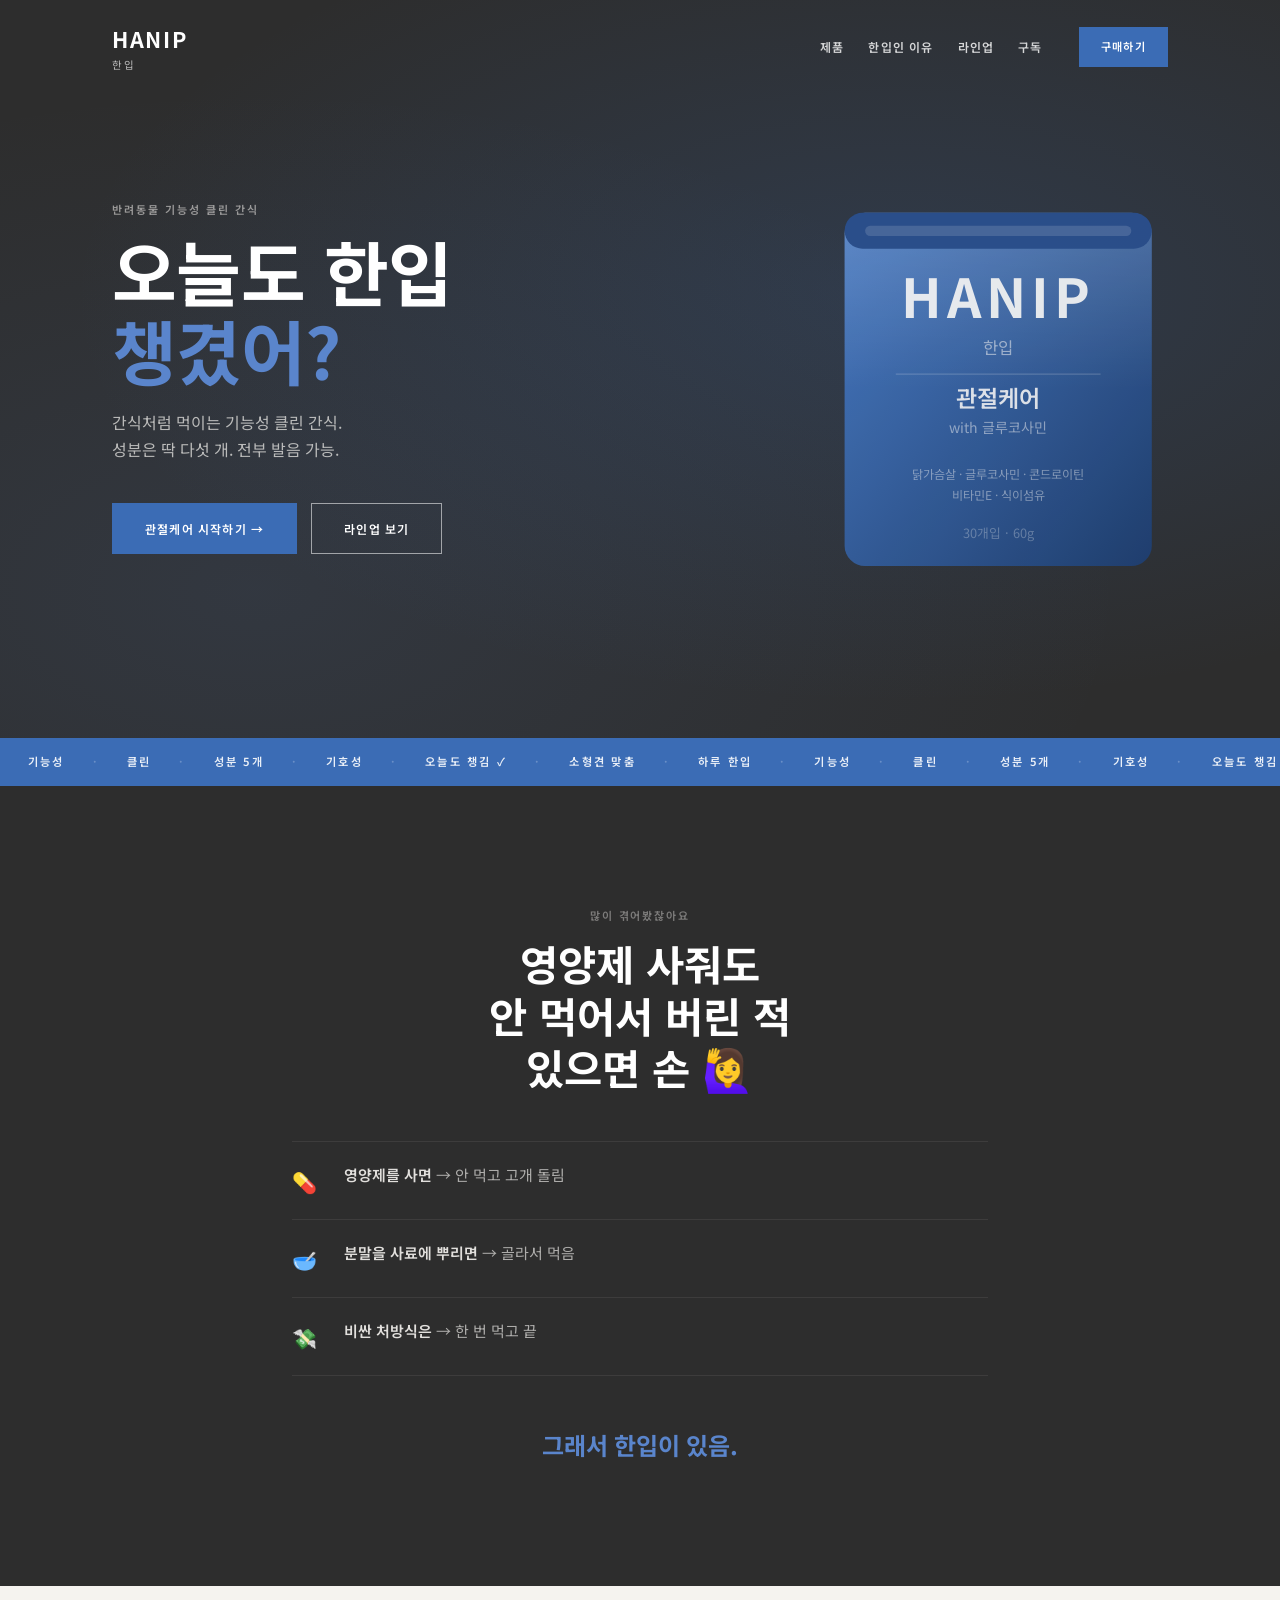
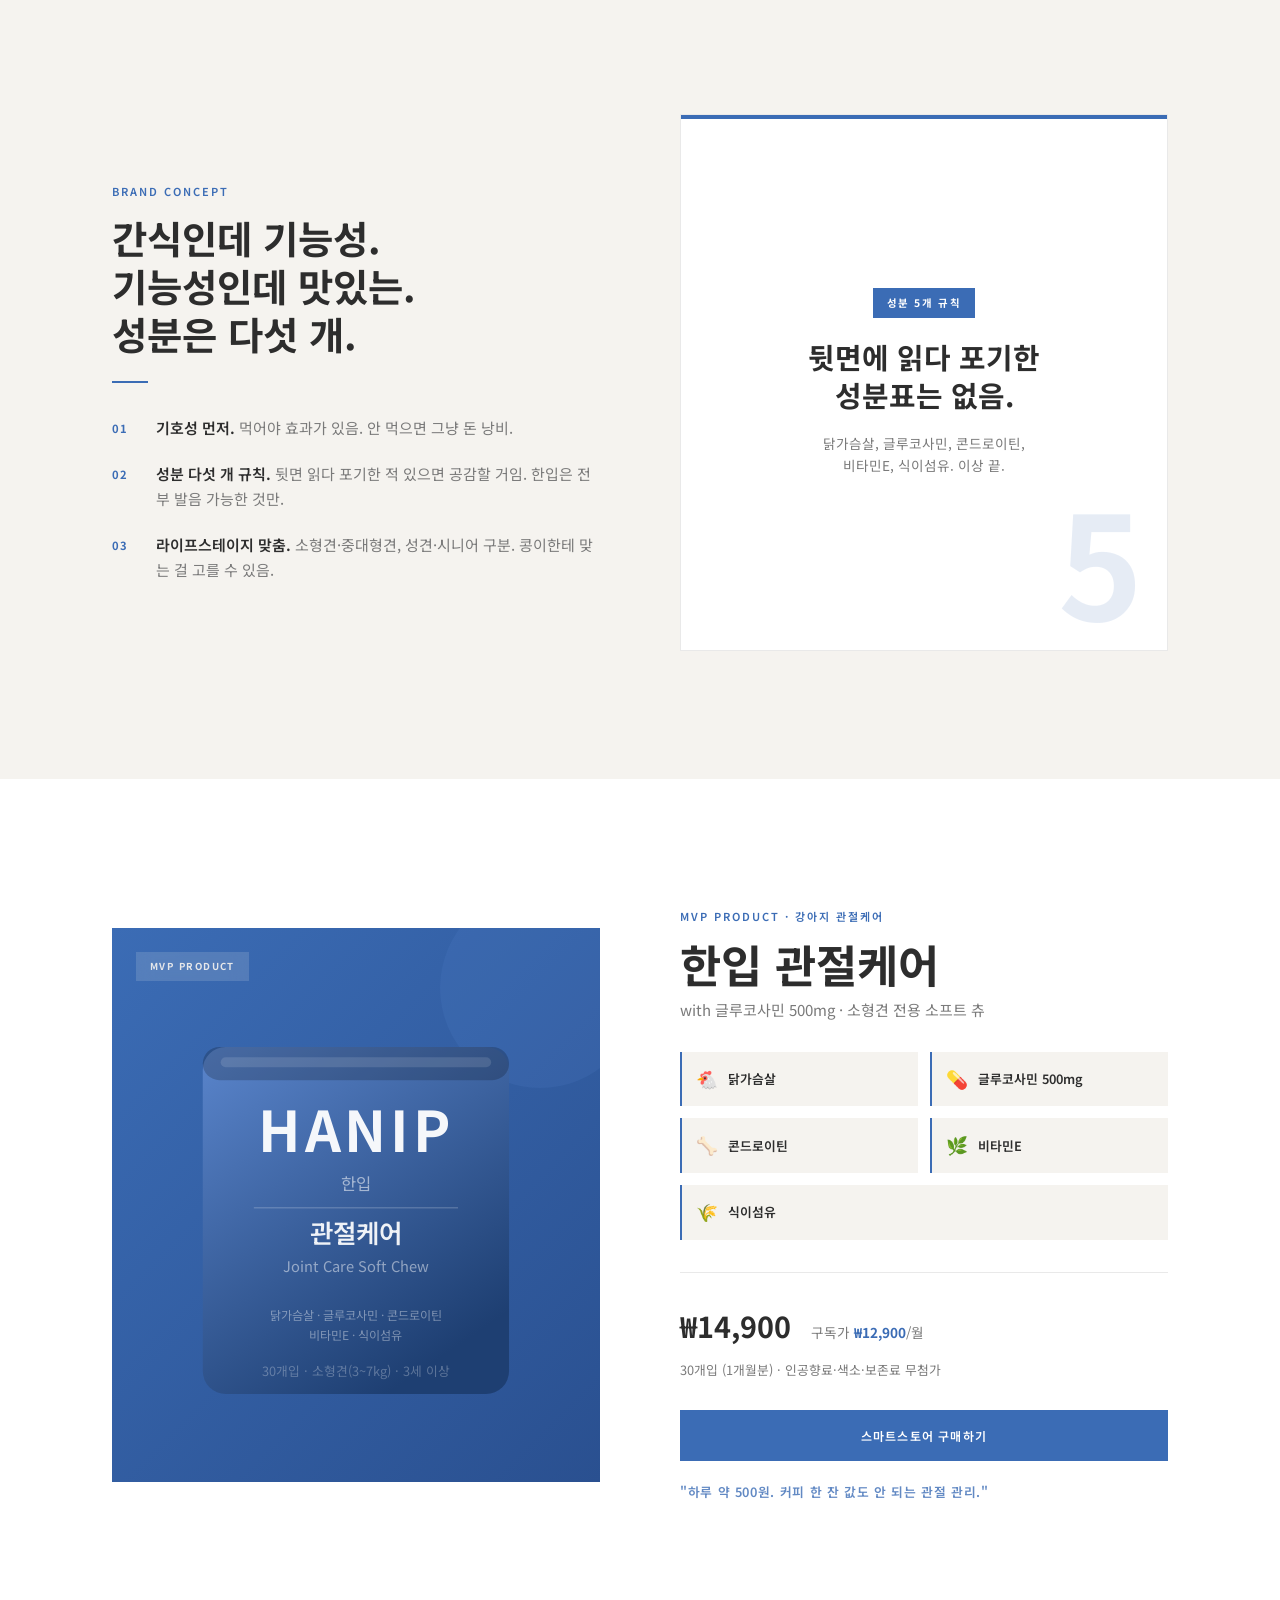
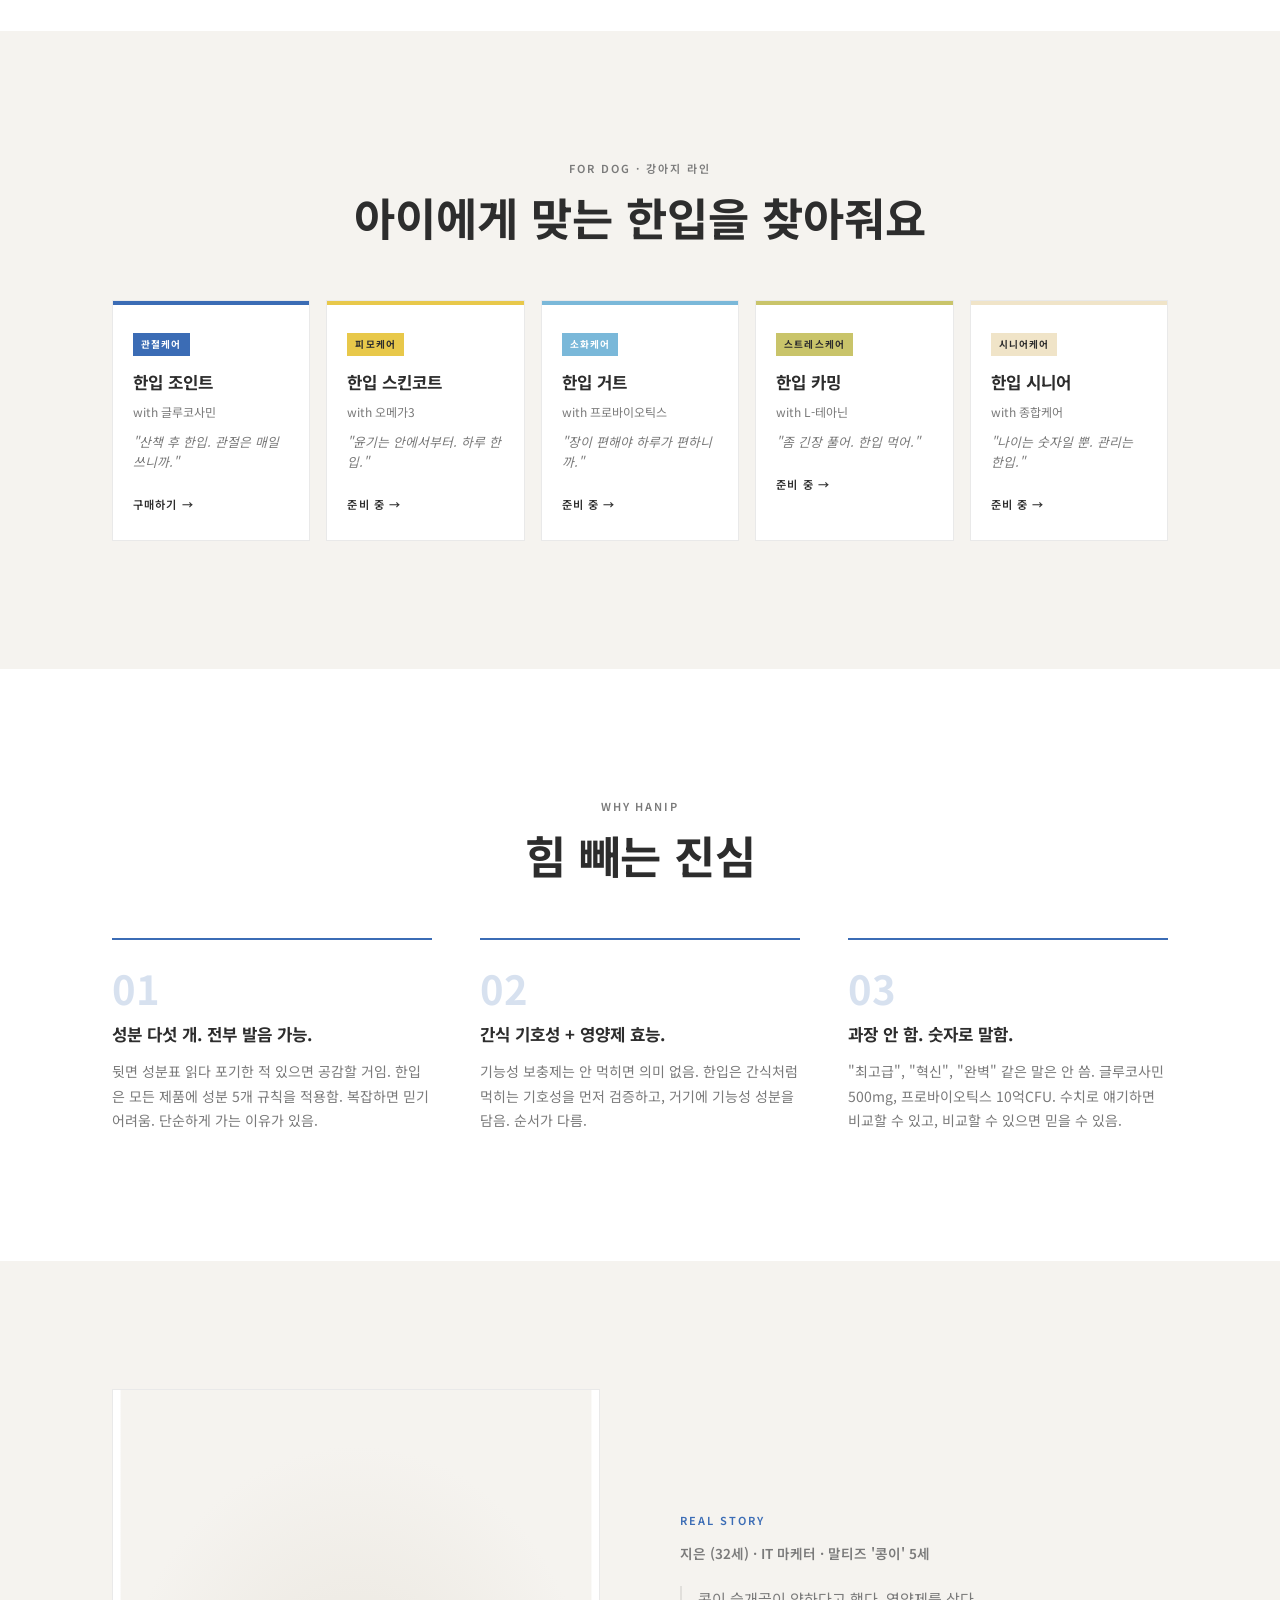
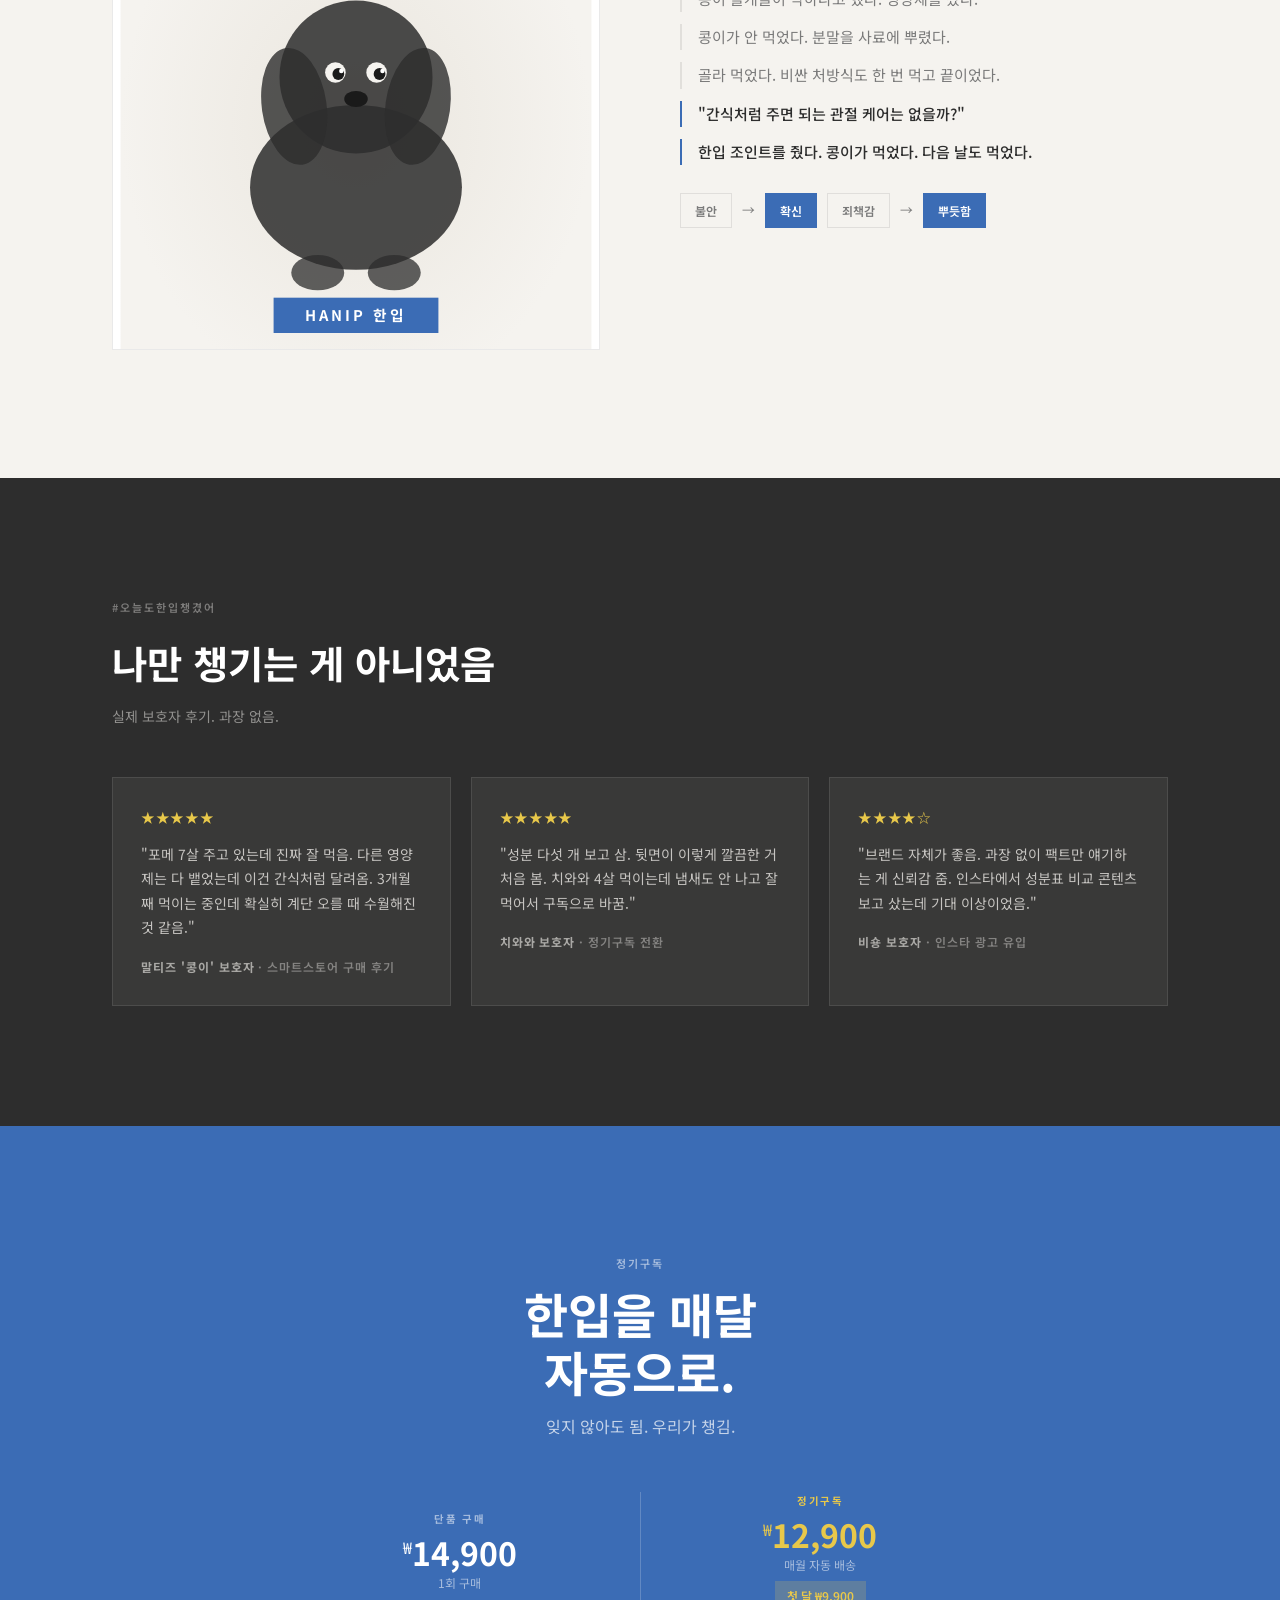
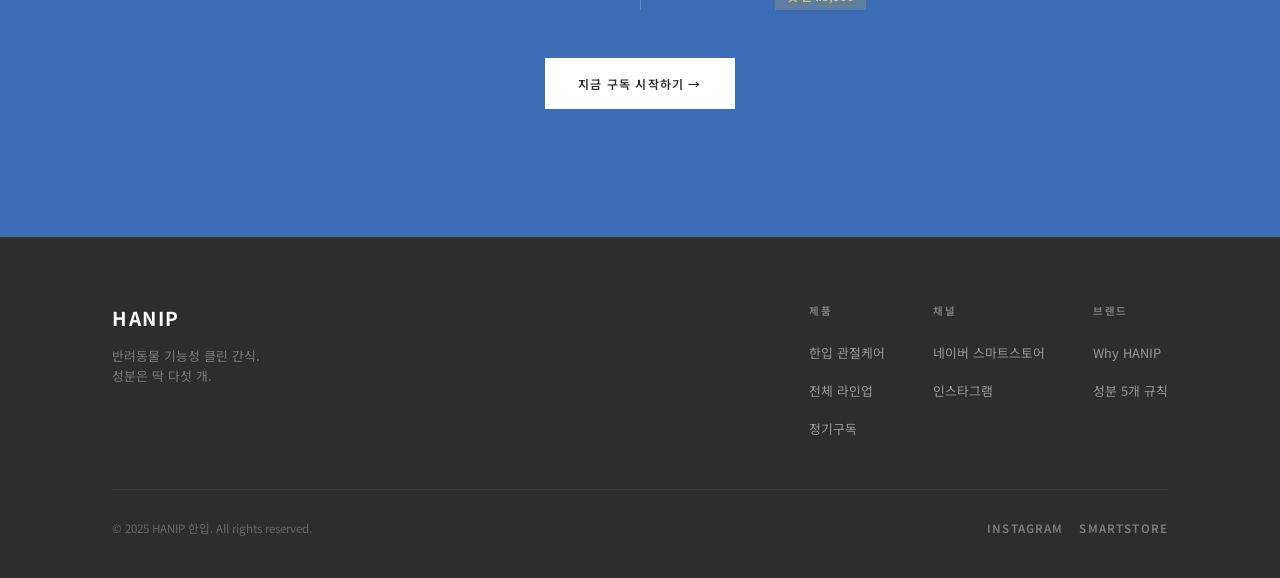
<file: index-v4.html>
<!DOCTYPE html>
<html lang="ko">
<head>
  <meta charset="UTF-8" />
  <meta name="viewport" content="width=device-width, initial-scale=1.0" />
  <title>HANIP 한입 — 오늘도 한입 챙겼어?</title>
  <link rel="preconnect" href="https://fonts.googleapis.com" />
  <link rel="preconnect" href="https://fonts.gstatic.com" crossorigin />
  <link href="https://fonts.googleapis.com/css2?family=Noto+Sans+KR:wght@400;500;600;700&display=swap" rel="stylesheet" />
  <link rel="stylesheet" href="style-v4.css" />
</head>
<body>

  <!-- ① NAV -->
  <header class="nav">
    <div class="nav-inner">
      <a href="#" class="logo">
        HANIP
        <span>한입</span>
      </a>
      <nav class="nav-links">
        <a href="#product">제품</a>
        <a href="#why">한입인 이유</a>
        <a href="#lineup">라인업</a>
        <a href="#subscribe">구독</a>
      </nav>
      <a href="https://smartstore.naver.com" target="_blank" class="nav-cta">구매하기</a>
      <button class="nav-toggle" aria-label="메뉴">
        <span></span><span></span><span></span>
      </button>
    </div>
  </header>

  <!-- ② HERO -->
  <section class="hero">
    <div class="hero-bg"></div>
    <div class="hero-content">
      <p class="eyebrow">반려동물 기능성 클린 간식</p>
      <h1 class="hero-title">
        오늘도 한입<br />
        <em>챙겼어?</em>
      </h1>
      <p class="hero-sub">
        간식처럼 먹이는 기능성 클린 간식.<br />
        성분은 딱 다섯 개. 전부 발음 가능.
      </p>
      <div class="hero-btns">
        <a href="#product" class="btn btn-primary">관절케어 시작하기 →</a>
        <a href="#lineup" class="btn btn-outline-white">라인업 보기</a>
      </div>
    </div>

    <!-- 제품 파우치 SVG -->
    <div class="hero-visual">
      <svg viewBox="0 0 280 340" xmlns="http://www.w3.org/2000/svg">
        <defs>
          <linearGradient id="pouch-grad" x1="0" y1="0" x2="1" y2="1">
            <stop offset="0%" stop-color="#4A7FCC"/>
            <stop offset="100%" stop-color="#1E3F72"/>
          </linearGradient>
          <linearGradient id="pouch-shine" x1="0" y1="0" x2="0" y2="1">
            <stop offset="0%" stop-color="rgba(255,255,255,0.15)"/>
            <stop offset="50%" stop-color="rgba(255,255,255,0)"/>
          </linearGradient>
        </defs>
        <!-- 파우치 본체 -->
        <rect x="20" y="48" width="240" height="276" rx="16" fill="url(#pouch-grad)"/>
        <!-- 광택 레이어 -->
        <rect x="20" y="48" width="240" height="276" rx="16" fill="url(#pouch-shine)"/>
        <!-- 지퍼 -->
        <rect x="20" y="48" width="240" height="28" rx="14" fill="#2A5090"/>
        <rect x="36" y="58" width="208" height="8" rx="4" fill="rgba(255,255,255,0.15)"/>
        <!-- 브랜드명 -->
        <text x="140" y="130" text-anchor="middle" fill="rgba(255,255,255,0.95)"
              font-size="42" font-weight="700" font-family="'Noto Sans KR',sans-serif"
              letter-spacing="4">HANIP</text>
        <!-- 한글 서브 -->
        <text x="140" y="158" text-anchor="middle" fill="rgba(255,255,255,0.55)"
              font-size="13" font-family="'Noto Sans KR',sans-serif">한입</text>
        <!-- 구분선 -->
        <line x1="60" y1="174" x2="220" y2="174" stroke="rgba(255,255,255,0.2)" stroke-width="1"/>
        <!-- 제품명 -->
        <text x="140" y="200" text-anchor="middle" fill="rgba(255,255,255,0.9)"
              font-size="18" font-weight="600" font-family="'Noto Sans KR',sans-serif">관절케어</text>
        <text x="140" y="220" text-anchor="middle" fill="rgba(255,255,255,0.5)"
              font-size="11" font-family="'Noto Sans KR',sans-serif">with 글루코사민</text>
        <!-- 성분 5개 -->
        <text x="140" y="256" text-anchor="middle" fill="rgba(255,255,255,0.45)"
              font-size="9.5" font-family="'Noto Sans KR',sans-serif">닭가슴살 · 글루코사민 · 콘드로이틴</text>
        <text x="140" y="272" text-anchor="middle" fill="rgba(255,255,255,0.45)"
              font-size="9.5" font-family="'Noto Sans KR',sans-serif">비타민E · 식이섬유</text>
        <!-- 하단 용량 -->
        <text x="140" y="302" text-anchor="middle" fill="rgba(255,255,255,0.3)"
              font-size="10" font-family="'Noto Sans KR',sans-serif">30개입 · 60g</text>
      </svg>
    </div>
  </section>

  <!-- ③ MARQUEE -->
  <div class="marquee-wrap">
    <div class="marquee-track">
      <span>기능성</span><span class="dot">·</span>
      <span>클린</span><span class="dot">·</span>
      <span>성분 5개</span><span class="dot">·</span>
      <span>기호성</span><span class="dot">·</span>
      <span>오늘도 챙김 ✓</span><span class="dot">·</span>
      <span>소형견 맞춤</span><span class="dot">·</span>
      <span>하루 한입</span><span class="dot">·</span>
      <span>기능성</span><span class="dot">·</span>
      <span>클린</span><span class="dot">·</span>
      <span>성분 5개</span><span class="dot">·</span>
      <span>기호성</span><span class="dot">·</span>
      <span>오늘도 챙김 ✓</span><span class="dot">·</span>
      <span>소형견 맞춤</span><span class="dot">·</span>
      <span>하루 한입</span><span class="dot">·</span>
    </div>
  </div>

  <!-- ④ PROBLEM BAND -->
  <section class="problem">
    <div class="problem-inner">
      <span class="eyebrow">많이 겪어봤잖아요</span>
      <p class="problem-hook">영양제 사줘도<br />안 먹어서 버린 적<br />있으면 손 🙋‍♀️</p>

      <ul class="problem-list">
        <li class="problem-item fade-up">
          <span class="problem-icon">💊</span>
          <p class="problem-text">
            <strong>영양제를 사면</strong> → 안 먹고 고개 돌림
          </p>
        </li>
        <li class="problem-item fade-up">
          <span class="problem-icon">🥣</span>
          <p class="problem-text">
            <strong>분말을 사료에 뿌리면</strong> → 골라서 먹음
          </p>
        </li>
        <li class="problem-item fade-up">
          <span class="problem-icon">💸</span>
          <p class="problem-text">
            <strong>비싼 처방식은</strong> → 한 번 먹고 끝
          </p>
        </li>
      </ul>

      <p class="problem-resolution">그래서 한입이 있음.</p>
    </div>
  </section>

  <!-- ⑤ BRAND CONCEPT -->
  <section class="brand-concept">
    <div class="container">
      <div class="concept-grid">
        <div class="concept-text fade-up">
          <span class="eyebrow">Brand Concept</span>
          <h2 class="concept-tagline">
            간식인데 기능성.<br />
            기능성인데 맛있는.<br />
            성분은 다섯 개.
          </h2>
          <div class="h-rule"></div>
          <div class="concept-points">
            <div class="concept-point">
              <span class="concept-point-num">01</span>
              <p class="concept-point-body">
                <strong>기호성 먼저.</strong> 먹어야 효과가 있음. 안 먹으면 그냥 돈 낭비.
              </p>
            </div>
            <div class="concept-point">
              <span class="concept-point-num">02</span>
              <p class="concept-point-body">
                <strong>성분 다섯 개 규칙.</strong> 뒷면 읽다 포기한 적 있으면 공감할 거임. 한입은 전부 발음 가능한 것만.
              </p>
            </div>
            <div class="concept-point">
              <span class="concept-point-num">03</span>
              <p class="concept-point-body">
                <strong>라이프스테이지 맞춤.</strong> 소형견·중대형견, 성견·시니어 구분. 콩이한테 맞는 걸 고를 수 있음.
              </p>
            </div>
          </div>
        </div>

        <div class="concept-visual fade-up">
          <span class="big-num">5</span>
          <span class="concept-badge">성분 5개 규칙</span>
          <p class="concept-headline">
            뒷면에 읽다 포기한<br />성분표는 없음.
          </p>
          <p class="concept-sub">닭가슴살, 글루코사민, 콘드로이틴,<br />비타민E, 식이섬유. 이상 끝.</p>
        </div>
      </div>
    </div>
  </section>

  <!-- ⑥ MVP PRODUCT -->
  <section class="mvp" id="product">
    <div class="container">
      <div class="mvp-grid">
        <!-- 파우치 비주얼 -->
        <div class="mvp-visual fade-up">
          <span class="mvp-badge">MVP PRODUCT</span>
          <div class="pouch-wrap">
            <svg viewBox="0 0 260 320" xmlns="http://www.w3.org/2000/svg">
              <defs>
                <linearGradient id="mvp-grad" x1="0" y1="0" x2="0.6" y2="1">
                  <stop offset="0%" stop-color="#5A85CC"/>
                  <stop offset="100%" stop-color="#1E3F72"/>
                </linearGradient>
              </defs>
              <rect x="10" y="36" width="240" height="272" rx="18" fill="url(#mvp-grad)"/>
              <rect x="10" y="36" width="240" height="26" rx="13" fill="rgba(0,0,0,0.2)"/>
              <rect x="24" y="44" width="212" height="8" rx="4" fill="rgba(255,255,255,0.12)"/>
              <text x="130" y="118" text-anchor="middle" fill="rgba(255,255,255,0.95)"
                    font-size="44" font-weight="700" font-family="'Noto Sans KR',sans-serif"
                    letter-spacing="3">HANIP</text>
              <text x="130" y="148" text-anchor="middle" fill="rgba(255,255,255,0.55)"
                    font-size="13" font-family="'Noto Sans KR',sans-serif">한입</text>
              <line x1="50" y1="162" x2="210" y2="162" stroke="rgba(255,255,255,0.18)" stroke-width="1"/>
              <text x="130" y="190" text-anchor="middle" fill="rgba(255,255,255,0.92)"
                    font-size="20" font-weight="600" font-family="'Noto Sans KR',sans-serif">관절케어</text>
              <text x="130" y="212" text-anchor="middle" fill="rgba(255,255,255,0.48)"
                    font-size="11.5" font-family="'Noto Sans KR',sans-serif">Joint Care Soft Chew</text>
              <text x="130" y="250" text-anchor="middle" fill="rgba(255,255,255,0.4)"
                    font-size="9.5" font-family="'Noto Sans KR',sans-serif">닭가슴살 · 글루코사민 · 콘드로이틴</text>
              <text x="130" y="266" text-anchor="middle" fill="rgba(255,255,255,0.4)"
                    font-size="9.5" font-family="'Noto Sans KR',sans-serif">비타민E · 식이섬유</text>
              <text x="130" y="294" text-anchor="middle" fill="rgba(255,255,255,0.28)"
                    font-size="10" font-family="'Noto Sans KR',sans-serif">30개입 · 소형견(3~7kg) · 3세 이상</text>
            </svg>
          </div>
        </div>

        <!-- 제품 상세 -->
        <div class="mvp-text fade-up">
          <span class="eyebrow">MVP Product · 강아지 관절케어</span>
          <h2 class="mvp-title">한입 관절케어</h2>
          <p class="mvp-subtitle">with 글루코사민 500mg · 소형견 전용 소프트 츄</p>

          <ul class="ingredient-list">
            <li class="ing-item">
              <span class="ing-icon">🐔</span>
              <span class="ing-name">닭가슴살</span>
            </li>
            <li class="ing-item">
              <span class="ing-icon">💊</span>
              <span class="ing-name">글루코사민 500mg</span>
            </li>
            <li class="ing-item">
              <span class="ing-icon">🦴</span>
              <span class="ing-name">콘드로이틴</span>
            </li>
            <li class="ing-item">
              <span class="ing-icon">🌿</span>
              <span class="ing-name">비타민E</span>
            </li>
            <li class="ing-item">
              <span class="ing-icon">🌾</span>
              <span class="ing-name">식이섬유</span>
            </li>
          </ul>

          <hr class="mvp-divider" />

          <div class="price-wrap">
            <span class="price-main">₩14,900</span>
            <span class="price-sub">구독가 <strong>₩12,900</strong>/월</span>
          </div>
          <p class="price-note">30개입 (1개월분) · 인공향료·색소·보존료 무첨가</p>

          <a href="https://smartstore.naver.com" target="_blank" class="btn btn-primary btn-block">
            스마트스토어 구매하기
          </a>

          <p class="mvp-copy">"하루 약 500원. 커피 한 잔 값도 안 되는 관절 관리."</p>
        </div>
      </div>
    </div>
  </section>

  <!-- ⑦ PRODUCT LINE -->
  <section class="product-line" id="lineup">
    <div class="container">
      <div class="section-header fade-up">
        <span class="eyebrow">For Dog · 강아지 라인</span>
        <h2 class="section-title">아이에게 맞는 한입을 찾아줘요</h2>
      </div>

      <div class="product-grid">
        <!-- 조인트 -->
        <div class="product-card fade-up" data-line="joint">
          <div class="card-line-bar"></div>
          <div class="card-body">
            <span class="card-line-label">관절케어</span>
            <h3 class="card-name">한입 조인트</h3>
            <p class="card-with">with 글루코사민</p>
            <p class="card-copy">"산책 후 한입. 관절은 매일 쓰니까."</p>
            <a href="#product" class="card-cta">구매하기 →</a>
          </div>
        </div>

        <!-- 스킨코트 -->
        <div class="product-card fade-up" data-line="skin">
          <div class="card-line-bar"></div>
          <div class="card-body">
            <span class="card-line-label">피모케어</span>
            <h3 class="card-name">한입 스킨코트</h3>
            <p class="card-with">with 오메가3</p>
            <p class="card-copy">"윤기는 안에서부터. 하루 한입."</p>
            <a href="#" class="card-cta">준비 중 →</a>
          </div>
        </div>

        <!-- 거트 -->
        <div class="product-card fade-up" data-line="gut">
          <div class="card-line-bar"></div>
          <div class="card-body">
            <span class="card-line-label">소화케어</span>
            <h3 class="card-name">한입 거트</h3>
            <p class="card-with">with 프로바이오틱스</p>
            <p class="card-copy">"장이 편해야 하루가 편하니까."</p>
            <a href="#" class="card-cta">준비 중 →</a>
          </div>
        </div>

        <!-- 카밍 -->
        <div class="product-card fade-up" data-line="calming">
          <div class="card-line-bar"></div>
          <div class="card-body">
            <span class="card-line-label">스트레스케어</span>
            <h3 class="card-name">한입 카밍</h3>
            <p class="card-with">with L-테아닌</p>
            <p class="card-copy">"좀 긴장 풀어. 한입 먹어."</p>
            <a href="#" class="card-cta">준비 중 →</a>
          </div>
        </div>

        <!-- 시니어 -->
        <div class="product-card fade-up" data-line="senior">
          <div class="card-line-bar"></div>
          <div class="card-body">
            <span class="card-line-label">시니어케어</span>
            <h3 class="card-name">한입 시니어</h3>
            <p class="card-with">with 종합케어</p>
            <p class="card-copy">"나이는 숫자일 뿐. 관리는 한입."</p>
            <a href="#" class="card-cta">준비 중 →</a>
          </div>
        </div>
      </div>
    </div>
  </section>

  <!-- ⑧ WHY HANIP -->
  <section class="why" id="why">
    <div class="container">
      <div class="section-header fade-up">
        <span class="eyebrow">Why HANIP</span>
        <h2 class="section-title">힘 빼는 진심</h2>
      </div>

      <div class="why-grid">
        <div class="why-item fade-up">
          <div class="why-num">01</div>
          <h3 class="why-title">성분 다섯 개. 전부 발음 가능.</h3>
          <p class="why-text">
            뒷면 성분표 읽다 포기한 적 있으면 공감할 거임.
            한입은 모든 제품에 성분 5개 규칙을 적용함.
            복잡하면 믿기 어려움. 단순하게 가는 이유가 있음.
          </p>
        </div>
        <div class="why-item fade-up">
          <div class="why-num">02</div>
          <h3 class="why-title">간식 기호성 + 영양제 효능.</h3>
          <p class="why-text">
            기능성 보충제는 안 먹히면 의미 없음.
            한입은 간식처럼 먹히는 기호성을 먼저 검증하고,
            거기에 기능성 성분을 담음. 순서가 다름.
          </p>
        </div>
        <div class="why-item fade-up">
          <div class="why-num">03</div>
          <h3 class="why-title">과장 안 함. 숫자로 말함.</h3>
          <p class="why-text">
            "최고급", "혁신", "완벽" 같은 말은 안 씀.
            글루코사민 500mg, 프로바이오틱스 10억CFU.
            수치로 얘기하면 비교할 수 있고, 비교할 수 있으면 믿을 수 있음.
          </p>
        </div>
      </div>
    </div>
  </section>

  <!-- ⑨ PERSONA STORY -->
  <section class="persona">
    <div class="container">
      <div class="persona-grid">
        <!-- 비주얼 — 소형견 SVG -->
        <div class="persona-visual fade-up">
          <svg viewBox="0 0 320 380" xmlns="http://www.w3.org/2000/svg" style="width:100%;height:100%">
            <defs>
              <radialGradient id="dog-bg" cx="50%" cy="60%" r="50%">
                <stop offset="0%" stop-color="#EAE6DE"/>
                <stop offset="100%" stop-color="#F5F3EF"/>
              </radialGradient>
            </defs>
            <rect width="320" height="380" fill="url(#dog-bg)"/>
            <!-- 강아지 몸통 (말티즈 실루엣) -->
            <ellipse cx="160" cy="270" rx="72" ry="56" fill="#2D2D2D" opacity="0.85"/>
            <!-- 머리 -->
            <circle cx="160" cy="195" r="52" fill="#2D2D2D" opacity="0.85"/>
            <!-- 귀 (늘어진) -->
            <ellipse cx="118" cy="215" rx="22" ry="40" fill="#2D2D2D" opacity="0.8" transform="rotate(-8,118,215)"/>
            <ellipse cx="202" cy="215" rx="22" ry="40" fill="#2D2D2D" opacity="0.8" transform="rotate(8,202,215)"/>
            <!-- 눈 -->
            <circle cx="146" cy="192" r="7" fill="#F5F3EF"/>
            <circle cx="174" cy="192" r="7" fill="#F5F3EF"/>
            <circle cx="148" cy="193" r="4" fill="#1A1A1A"/>
            <circle cx="176" cy="193" r="4" fill="#1A1A1A"/>
            <!-- 눈 하이라이트 -->
            <circle cx="150" cy="191" r="1.5" fill="#fff"/>
            <circle cx="178" cy="191" r="1.5" fill="#fff"/>
            <!-- 코 -->
            <ellipse cx="160" cy="210" rx="8" ry="5.5" fill="#1A1A1A"/>
            <!-- 앞발 -->
            <ellipse cx="134" cy="328" rx="18" ry="12" fill="#2D2D2D" opacity="0.75"/>
            <ellipse cx="186" cy="328" rx="18" ry="12" fill="#2D2D2D" opacity="0.75"/>
            <!-- 브랜드 태그 -->
            <rect x="104" y="345" width="112" height="24" rx="0" fill="#3B6CB5"/>
            <text x="160" y="361" text-anchor="middle" fill="#fff"
                  font-size="10" font-weight="700" font-family="'Noto Sans KR',sans-serif"
                  letter-spacing="2">HANIP 한입</text>
          </svg>
        </div>

        <!-- 스토리 텍스트 -->
        <div class="persona-text fade-up">
          <span class="eyebrow">Real Story</span>
          <p class="persona-name">지은 (32세) · IT 마케터 · 말티즈 '콩이' 5세</p>

          <div class="persona-story">
            <p class="persona-line">콩이 슬개골이 약하다고 했다. 영양제를 샀다.</p>
            <p class="persona-line">콩이가 안 먹었다. 분말을 사료에 뿌렸다.</p>
            <p class="persona-line">골라 먹었다. 비싼 처방식도 한 번 먹고 끝이었다.</p>
            <p class="persona-line highlight">
              "간식처럼 주면 되는 관절 케어는 없을까?"
            </p>
            <p class="persona-line highlight">
              한입 조인트를 줬다. 콩이가 먹었다. 다음 날도 먹었다.
            </p>
          </div>

          <div class="persona-emotion">
            <span class="emotion-tag">불안</span>
            <span style="color:var(--mid-gray);align-self:center;font-size:.8rem">→</span>
            <span class="emotion-tag after">확신</span>
            <span class="emotion-tag">죄책감</span>
            <span style="color:var(--mid-gray);align-self:center;font-size:.8rem">→</span>
            <span class="emotion-tag after">뿌듯함</span>
          </div>
        </div>
      </div>
    </div>
  </section>

  <!-- ⑩ SOCIAL PROOF -->
  <section class="social">
    <div class="container">
      <div class="fade-up" style="margin-bottom:48px">
        <span class="eyebrow" style="display:block;margin-bottom:12px">#오늘도한입챙겼어</span>
        <h2 class="social-headline">나만 챙기는 게 아니었음</h2>
        <p class="social-sub">실제 보호자 후기. 과장 없음.</p>
      </div>

      <div class="review-grid">
        <div class="review-card fade-up">
          <div class="review-stars">★★★★★</div>
          <p class="review-text">
            "포메 7살 주고 있는데 진짜 잘 먹음. 다른 영양제는 다 뱉었는데 이건 간식처럼 달려옴.
            3개월째 먹이는 중인데 확실히 계단 오를 때 수월해진 것 같음."
          </p>
          <p class="review-author"><strong>말티즈 '콩이' 보호자</strong> · 스마트스토어 구매 후기</p>
        </div>
        <div class="review-card fade-up">
          <div class="review-stars">★★★★★</div>
          <p class="review-text">
            "성분 다섯 개 보고 삼. 뒷면이 이렇게 깔끔한 거 처음 봄.
            치와와 4살 먹이는데 냄새도 안 나고 잘 먹어서 구독으로 바꿈."
          </p>
          <p class="review-author"><strong>치와와 보호자</strong> · 정기구독 전환</p>
        </div>
        <div class="review-card fade-up">
          <div class="review-stars">★★★★☆</div>
          <p class="review-text">
            "브랜드 자체가 좋음. 과장 없이 팩트만 얘기하는 게 신뢰감 줌.
            인스타에서 성분표 비교 콘텐츠 보고 샀는데 기대 이상이었음."
          </p>
          <p class="review-author"><strong>비숑 보호자</strong> · 인스타 광고 유입</p>
        </div>
      </div>
    </div>
  </section>

  <!-- ⑪ SUBSCRIPTION -->
  <section class="subscription" id="subscribe">
    <div class="container" style="text-align:center">
      <div class="fade-up">
        <span class="eyebrow">정기구독</span>
        <h2 class="sub-headline">
          한입을 매달<br />자동으로.
        </h2>
        <p class="sub-sub">잊지 않아도 됨. 우리가 챙김.</p>
      </div>

      <div class="sub-compare fade-up">
        <div class="sub-option">
          <span class="sub-label">단품 구매</span>
          <div class="sub-price"><sup>₩</sup>14,900</div>
          <p class="sub-price-note">1회 구매</p>
        </div>
        <div class="sub-divider-line"></div>
        <div class="sub-option highlighted">
          <span class="sub-label">정기구독</span>
          <div class="sub-price"><sup>₩</sup>12,900</div>
          <p class="sub-price-note">매월 자동 배송</p>
          <span class="sub-first">첫 달 ₩9,900</span>
        </div>
      </div>

      <a href="https://smartstore.naver.com" target="_blank" class="btn btn-white fade-up">
        지금 구독 시작하기 →
      </a>
    </div>
  </section>

  <!-- ⑫ FOOTER -->
  <footer class="footer">
    <div class="container">
      <div class="footer-inner">
        <div class="footer-brand">
          <a href="#" class="logo">HANIP</a>
          <p>반려동물 기능성 클린 간식.<br />성분은 딱 다섯 개.</p>
        </div>

        <div class="footer-links">
          <div class="footer-col">
            <h4>제품</h4>
            <ul>
              <li><a href="#product">한입 관절케어</a></li>
              <li><a href="#lineup">전체 라인업</a></li>
              <li><a href="#subscribe">정기구독</a></li>
            </ul>
          </div>
          <div class="footer-col">
            <h4>채널</h4>
            <ul>
              <li><a href="https://smartstore.naver.com" target="_blank">네이버 스마트스토어</a></li>
              <li><a href="https://instagram.com" target="_blank">인스타그램</a></li>
            </ul>
          </div>
          <div class="footer-col">
            <h4>브랜드</h4>
            <ul>
              <li><a href="#why">Why HANIP</a></li>
              <li><a href="#lineup">성분 5개 규칙</a></li>
            </ul>
          </div>
        </div>
      </div>

      <div class="footer-bottom">
        <p>© 2025 HANIP 한입. All rights reserved.</p>
        <div class="footer-social">
          <a href="https://instagram.com" target="_blank">Instagram</a>
          <a href="https://smartstore.naver.com" target="_blank">Smartstore</a>
        </div>
      </div>
    </div>
  </footer>

  <script src="main-v4.js"></script>
</body>
</html>
</file>
<file: style-v3.css>
/* =============================================
   TOKENS
   ============================================= */
:root {
  --cream:    #faf5f0;
  --white:    #ffffff;
  --beige-1:  #f5ede5;
  --beige-2:  #ecddd2;
  --pink-1:   #f0d8ce;
  --pink-2:   #e0b8a8;
  --pink-3:   #c89080;
  --pink-4:   #b07060;
  --text:     #1e1410;
  --text-mid: #5e4840;
  --text-lt:  #9e8078;
  --serif:    'Cormorant Garamond', Georgia, serif;
  --sans:     'Noto Sans KR', sans-serif;
  --t:        0.28s ease;

  /* CTA accent */
  --cta:       #9e4e62;
  --cta-hover: #7e3a4e;

  /* Image placeholder tokens */
  --img-bg-warm:      #ecddd2;
  --img-bg-cool:      #ddd0c8;
  --silhouette:       #b88070;
  --silhouette-light: #d4a090;
  --fabric-shadow:    #c09080;
}

/* =============================================
   BASE
   ============================================= */
*,*::before,*::after{box-sizing:border-box;margin:0;padding:0}
html{scroll-behavior:smooth;font-size:16px}
body{font-family:var(--sans);color:var(--text);background:var(--cream);line-height:1.75;-webkit-font-smoothing:antialiased}
a{text-decoration:none;color:inherit;transition:color var(--t)}
ul{list-style:none}
img,svg{display:block;max-width:100%}
button{cursor:pointer;border:none;background:none;font-family:inherit}

.container{width:100%;max-width:1200px;margin:0 auto;padding:0 32px}

/* =============================================
   TYPOGRAPHY HELPERS
   ============================================= */
.eyebrow{font-size:.7rem;font-weight:500;letter-spacing:.2em;text-transform:uppercase;color:var(--pink-3);margin-bottom:12px}
.section-title{font-family:var(--serif);font-size:clamp(2rem,4vw,3.2rem);font-weight:400;line-height:1.2;color:var(--text);margin-bottom:0}
.section-title em{font-style:italic;color:var(--pink-3)}
.body-text{font-size:.9375rem;font-weight:300;color:var(--text-mid);line-height:1.9;margin-bottom:16px}
.section-num{font-family:var(--serif);font-size:3.5rem;font-weight:300;color:var(--beige-2);line-height:1;margin-bottom:8px;letter-spacing:-.02em}
.h-rule{width:40px;height:1px;background:var(--pink-3);opacity:.8;margin:20px 0 28px}
.h-rule.centered{margin:20px auto 36px}
.section-header{text-align:center;margin-bottom:56px}
.section-header .section-num{font-size:2.5rem;margin-bottom:6px}

/* =============================================
   BUTTONS — sharp corners (radius: 0)
   ============================================= */
.btn{display:inline-block;padding:14px 32px;font-size:.75rem;font-weight:500;letter-spacing:.12em;text-transform:uppercase;transition:all var(--t);border-radius:0;cursor:pointer}
.btn-primary{background:var(--pink-4);color:#fff;border:1px solid var(--pink-4)}
.btn-primary:hover{background:var(--pink-3);border-color:var(--pink-3);transform:translateY(-1px)}
.btn-white{background:#fff;color:var(--text);border:1px solid #fff}
.btn-white:hover{background:transparent;color:#fff}
.btn-outline-white{background:transparent;color:#fff;border:1px solid rgba(255,255,255,.55)}
.btn-outline-white:hover{background:rgba(255,255,255,.12);border-color:rgba(255,255,255,.9)}
.btn-cta{background:var(--cta);color:#fff;border:1px solid var(--cta)}
.btn-cta:hover{background:var(--cta-hover);border-color:var(--cta-hover);transform:translateY(-1px);box-shadow:0 6px 20px rgba(158,78,98,.3)}
.btn-block{width:100%;text-align:center}

/* =============================================
   NAVIGATION
   ============================================= */
.nav{position:fixed;top:0;left:0;right:0;z-index:200;transition:background var(--t),box-shadow var(--t)}
.nav.scrolled{background:rgba(250,245,240,.96);backdrop-filter:blur(14px);box-shadow:0 1px 0 var(--beige-2)}
.nav-inner{max-width:1200px;margin:0 auto;padding:20px 32px;display:flex;align-items:center;gap:40px}
.logo{font-family:var(--serif);font-size:1.45rem;font-weight:400;color:#fff;letter-spacing:.05em;white-space:nowrap;transition:color var(--t)}
.nav.scrolled .logo{color:var(--text)}
.nav-links{display:flex;gap:28px;margin-left:auto}
.nav-links a{font-size:.75rem;letter-spacing:.1em;text-transform:uppercase;color:rgba(255,255,255,.8);transition:color var(--t)}
.nav-links a:hover{color:#fff}
.nav.scrolled .nav-links a{color:var(--text-mid)}
.nav.scrolled .nav-links a:hover{color:var(--pink-4)}
.nav-cta{font-size:.7rem;letter-spacing:.12em;padding:10px 20px;border:1px solid rgba(255,255,255,.45);color:#fff;border-radius:0;transition:all var(--t);white-space:nowrap}
.nav-cta:hover{background:rgba(255,255,255,.15)}
.nav.scrolled .nav-cta{border-color:var(--cta);color:var(--cta)}
.nav.scrolled .nav-cta:hover{background:var(--cta);color:#fff}
.nav-toggle{display:none;flex-direction:column;gap:5px;padding:4px}
.nav-toggle span{display:block;width:22px;height:1.5px;background:#fff;border-radius:0;transition:all var(--t)}
.nav.scrolled .nav-toggle span{background:var(--text)}

/* =============================================
   HERO
   ============================================= */
.hero{position:relative;min-height:78vh;display:flex;align-items:center;justify-content:center;overflow:hidden}
.hero-bg{position:absolute;inset:0;background:linear-gradient(150deg,#b87868 0%,#cc9888 25%,#e0b8a8 55%,#ecddd2 100%);z-index:0}
.hero-bg::before{content:'';position:absolute;inset:0;background:radial-gradient(ellipse 55% 60% at 85% 15%,rgba(255,235,225,.35) 0%,transparent 70%),radial-gradient(ellipse 45% 50% at 5% 85%,rgba(180,120,100,.25) 0%,transparent 70%)}
.hero-bg::after{content:'';position:absolute;width:700px;height:700px;border-radius:50%;border:1px solid rgba(255,255,255,.1);right:-150px;bottom:-150px}
.hero-content{position:relative;z-index:1;text-align:center;padding:72px 24px 56px;max-width:680px}
.hero .eyebrow{color:rgba(255,255,255,.7)}
.hero-title{font-family:var(--serif);font-size:clamp(2rem,4.5vw,3.6rem);font-weight:300;line-height:1.12;color:#fff;margin-bottom:22px;letter-spacing:-.01em}
.hero-title em{font-style:italic;color:rgba(255,255,255,.88)}
.hero-sub{font-size:.9375rem;font-weight:300;color:rgba(255,255,255,.78);line-height:1.9;margin-bottom:36px}
.hero-btns{display:flex;gap:14px;justify-content:center;flex-wrap:wrap}
.hero-scroll{position:absolute;bottom:44px;left:50%;transform:translateX(-50%);display:flex;flex-direction:column;align-items:center;gap:10px;color:rgba(255,255,255,.55);font-size:.65rem;letter-spacing:.18em;text-transform:uppercase;z-index:1;animation:bounce 2.5s ease-in-out infinite}
.scroll-bar{width:1px;height:44px;background:linear-gradient(to bottom,rgba(255,255,255,.5),transparent)}
@keyframes bounce{0%,100%{transform:translateX(-50%) translateY(0)}50%{transform:translateX(-50%) translateY(7px)}}

/* =============================================
   MARQUEE
   ============================================= */
.marquee-wrap{background:var(--white);overflow:hidden;border-top:1px solid var(--beige-1);border-bottom:1px solid var(--beige-1);padding:18px 0}
.marquee-track{display:flex;gap:0;white-space:nowrap;animation:marquee 18s linear infinite}
.marquee-track span{font-family:var(--serif);font-size:1.1rem;font-weight:300;font-style:italic;color:var(--text-mid);padding:0 20px;letter-spacing:.04em}
.marquee-track .dot{color:var(--pink-3);padding:0;font-style:normal}
@keyframes marquee{from{transform:translateX(0)}to{transform:translateX(-50%)}}

/* =============================================
   PROBLEM STATEMENT
   ============================================= */
.problem{padding:120px 0;background:var(--cream)}
.problem-inner{display:flex;gap:80px;align-items:flex-start;max-width:1200px;margin:0 auto;padding:0 32px}
.problem-inner .section-num{flex-shrink:0;font-size:5rem;color:var(--beige-1);margin-top:-8px;line-height:1}
.problem-text{flex:1}
.problem-text .section-title{margin-bottom:0}

/* =============================================
   STATS
   ============================================= */
.stats{background:var(--white);padding:56px 0;border-top:1px solid var(--beige-1);border-bottom:1px solid var(--beige-1)}
.stats-grid{display:flex;align-items:center;justify-content:center;flex-wrap:wrap}
.stat{flex:1;min-width:150px;display:flex;flex-direction:column;align-items:center;gap:6px;padding:20px}
.stat-num{font-family:var(--serif);font-size:3rem;font-weight:400;color:var(--pink-3);line-height:1}
.stat-label{font-size:.78rem;color:var(--text-lt);letter-spacing:.06em}
.stat-rule{width:1px;height:44px;background:var(--beige-2);flex-shrink:0}

/* =============================================
   SPLIT LAYOUT
   ============================================= */
.split{display:grid;grid-template-columns:1fr 1fr;min-height:640px}
.split--cream{background:var(--beige-1)}
.split--reverse .split-img{order:2}
.split--reverse .split-text{order:1}

/* Split image: photo-simulation */
.split-img{position:relative;overflow:hidden;min-height:580px}
.split-img svg{width:100%;height:100%;display:block}

.split-text{display:flex;flex-direction:column;justify-content:center;padding:88px 72px}
.split-text.bg-cream{background:var(--cream)}
.split-text.bg-beige{background:var(--beige-1)}
.split-text .section-num{font-size:4rem;margin-bottom:4px}

.split-badge{position:absolute;bottom:32px;left:32px;background:var(--pink-4);color:#fff;padding:18px 24px;text-align:center}
.badge-year{display:block;font-family:var(--serif);font-size:1.8rem;line-height:1;margin-bottom:2px}
.badge-label{font-size:.7rem;letter-spacing:.06em;opacity:.9}

.check-list{display:flex;flex-direction:column;gap:12px;margin:8px 0 32px}
.check-list li{display:flex;gap:14px;font-size:.9rem;color:var(--text-mid);font-weight:300}
.check-mark{color:var(--pink-3);flex-shrink:0;font-family:var(--serif)}

.instructor-sig{margin-top:32px;padding-top:24px;border-top:1px solid var(--beige-2)}
.sig-name{font-family:var(--serif);font-size:1.3rem;font-weight:400;margin-bottom:4px}
.sig-role{font-size:.75rem;color:var(--text-lt);letter-spacing:.06em}

/* =============================================
   CLASSES
   ============================================= */
.classes{padding:120px 0;background:var(--white)}
.classes-grid{display:grid;grid-template-columns:repeat(3,1fr);gap:1px;background:var(--beige-1);border:1px solid var(--beige-1)}
.class-card{background:var(--cream);padding:40px 32px;position:relative;transition:background var(--t),transform var(--t)}
.class-card:hover{background:var(--pink-1);transform:translateY(-2px)}
.class-card--hero{background:var(--beige-1)}
.class-card--hero:hover{background:var(--pink-1)}
.hot-tag{position:absolute;top:24px;right:24px;font-size:.65rem;letter-spacing:.1em;text-transform:uppercase;background:var(--pink-4);color:#fff;padding:4px 10px}
.class-num{font-family:var(--serif);font-size:2rem;font-weight:300;color:var(--beige-2);line-height:1;margin-bottom:16px}
.class-name{font-family:var(--serif);font-size:1.5rem;font-weight:400;color:var(--text);margin-bottom:6px}
.class-level{font-size:.72rem;letter-spacing:.1em;text-transform:uppercase;color:var(--pink-3);margin-bottom:16px}
.class-desc{font-size:.875rem;font-weight:300;color:var(--text-mid);line-height:1.85;margin-bottom:24px}
.class-meta{display:flex;gap:8px;font-size:.78rem;color:var(--text-lt)}

/* =============================================
   QUOTE BANNER
   ============================================= */
.quote-banner{background:linear-gradient(135deg,var(--pink-3) 0%,var(--pink-2) 100%);padding:90px 0;text-align:center}
.quote-text{font-family:var(--serif);font-size:clamp(1.6rem,3.5vw,2.5rem);font-weight:300;font-style:italic;color:#fff;line-height:1.35;margin-bottom:18px}
.quote-banner cite{font-size:.82rem;color:rgba(255,255,255,.7);letter-spacing:.08em;font-style:normal}

/* =============================================
   INSTRUCTORS
   ============================================= */
.instructors{padding:120px 0;background:var(--cream)}
.instructors-grid{display:grid;grid-template-columns:repeat(3,1fr);gap:24px}

/* Photo-overlay card */
.inst-card{position:relative;overflow:hidden;background:var(--beige-2);cursor:default}
.inst-photo{width:100%;aspect-ratio:3/4;overflow:hidden;display:block;position:relative}
.inst-photo svg{width:100%;height:100%;display:block;transition:transform .5s ease}
.inst-card:hover .inst-photo svg{transform:scale(1.03)}
.inst-overlay{position:absolute;bottom:0;left:0;right:0;padding:24px 24px 28px;background:linear-gradient(to top, rgba(30,20,16,.75) 0%, rgba(30,20,16,.3) 60%, transparent 100%);color:#fff}
.inst-name{font-family:var(--serif);font-size:1.35rem;font-weight:400;margin-bottom:3px}
.inst-role{font-size:.72rem;letter-spacing:.08em;color:rgba(255,255,255,.8);margin-bottom:2px}
.inst-cert{font-size:.68rem;letter-spacing:.05em;color:rgba(255,255,255,.6);margin-bottom:0}
.inst-bio{font-size:.82rem;font-weight:300;color:var(--text-mid);line-height:1.8;padding:16px 20px;background:var(--white);border-top:1px solid var(--beige-1)}

/* =============================================
   TESTIMONIALS
   ============================================= */
.testimonials{padding:120px 0;background:var(--beige-1)}
.testi-grid{display:grid;grid-template-columns:repeat(3,1fr);gap:20px}
.testi-card{background:var(--white);padding:36px 28px;display:flex;flex-direction:column;gap:16px;border:1px solid var(--beige-2)}
.testi-card--featured{background:var(--pink-1);border-color:var(--pink-2)}
.testi-stars{color:var(--pink-3);letter-spacing:2px;font-size:.9rem}
.testi-text{font-size:.9rem;font-weight:300;color:var(--text-mid);line-height:1.9;flex:1}
.testi-author{display:flex;align-items:center;gap:14px;padding-top:16px;border-top:1px solid var(--beige-2)}
.testi-avatar{width:40px;height:40px;border-radius:50%;background:var(--pink-2);color:#fff;display:flex;align-items:center;justify-content:center;font-size:.875rem;flex-shrink:0}
.testi-name{font-size:.875rem;font-weight:500;margin-bottom:2px}
.testi-info{font-size:.72rem;color:var(--text-lt)}

/* =============================================
   CTA
   ============================================= */
.cta-section{padding:120px 0;background:var(--cream)}
.cta-box{max-width:540px;margin:0 auto;text-align:center;background:var(--white);padding:72px 56px;border:1px solid var(--beige-2)}
.cta-title{font-family:var(--serif);font-size:clamp(2rem,4vw,3rem);font-weight:400;line-height:1.2;margin-bottom:12px}
.cta-title em{font-style:italic;color:var(--pink-3)}
.cta-desc{font-size:.9rem;font-weight:300;color:var(--text-mid);line-height:1.9;margin-bottom:36px}
.cta-form{display:flex;flex-direction:column;gap:12px}
.cta-form input,.cta-form select{width:100%;padding:14px 16px;border:1px solid var(--beige-2);background:var(--cream);font-family:var(--sans);font-size:.875rem;color:var(--text);border-radius:0;appearance:none;-webkit-appearance:none;transition:border-color var(--t)}
.cta-form input::placeholder{color:var(--text-lt)}
.cta-form input:focus,.cta-form select:focus{outline:none;border-color:var(--pink-3)}

/* =============================================
   FOOTER
   ============================================= */
.footer{background:var(--text);color:rgba(255,255,255,.65);padding:80px 0 0}
.footer-grid{display:grid;grid-template-columns:2fr 1fr 1fr 1.4fr;gap:48px;padding-bottom:64px;border-bottom:1px solid rgba(255,255,255,.08)}
.footer-logo{font-family:var(--serif);font-size:1.8rem;font-weight:400;color:#fff;margin-bottom:8px}
.footer-tagline{font-size:.78rem;color:rgba(255,255,255,.45);margin-bottom:24px}
.footer-socials{display:flex;gap:12px}
.footer-socials a{width:36px;height:36px;display:flex;align-items:center;justify-content:center;border:1px solid rgba(255,255,255,.15);color:rgba(255,255,255,.5);transition:all var(--t)}
.footer-socials a:hover{border-color:var(--pink-2);color:var(--pink-2)}
.footer-socials svg{width:16px;height:16px}
.footer-col h4{font-size:.68rem;letter-spacing:.15em;text-transform:uppercase;color:rgba(255,255,255,.35);margin-bottom:20px;font-weight:500}
.footer-col ul{display:flex;flex-direction:column;gap:10px}
.footer-col a{font-size:.85rem;color:rgba(255,255,255,.55);transition:color var(--t)}
.footer-col a:hover{color:var(--pink-2)}
.footer-col p{font-size:.85rem;color:rgba(255,255,255,.55);margin-bottom:8px;line-height:1.75}
.footer-hours{color:rgba(255,255,255,.35)!important;font-size:.78rem!important;margin-top:10px}
.footer-bottom{text-align:center;padding:24px;font-size:.75rem;color:rgba(255,255,255,.25)}

/* =============================================
   FADE-IN
   ============================================= */
.fade-up{opacity:0;transform:translateY(28px);transition:opacity .7s ease,transform .7s ease}
.fade-up.visible{opacity:1;transform:translateY(0)}

/* =============================================
   RESPONSIVE
   ============================================= */
@media(max-width:1024px){
  .classes-grid{grid-template-columns:repeat(2,1fr)}
  .footer-grid{grid-template-columns:1fr 1fr}
  .instructors-grid{grid-template-columns:repeat(2,1fr)}
}
@media(max-width:768px){
  .nav-links,.nav-cta{display:none}
  .nav-toggle{display:flex}
  .nav-links.open{display:flex;flex-direction:column;position:fixed;inset:0;background:var(--cream);align-items:center;justify-content:center;gap:32px;z-index:199}
  .nav-links.open a{font-size:1.4rem;color:var(--text);letter-spacing:.06em}
  .split{grid-template-columns:1fr;min-height:auto}
  .split-img{min-height:360px;order:1!important}
  .split-text{order:2!important;padding:56px 28px}
  .problem-inner{flex-direction:column;gap:0}
  .problem-inner .section-num{font-size:3rem}
  .classes-grid,.instructors-grid,.testi-grid{grid-template-columns:1fr}
  .stats-grid{flex-wrap:wrap}
  .stat-rule{display:none}
  .stat{flex-basis:calc(50% - 16px)}
  .cta-box{padding:48px 24px}
  .footer-grid{grid-template-columns:1fr;gap:32px}
}
@media(max-width:480px){
  .hero-btns{flex-direction:column;align-items:center}
  .hero-btns .btn{width:100%;max-width:280px;text-align:center}
  .container{padding:0 20px}
  .split-text{padding:48px 20px}
}
</file>
<file: style-hanip.css>
/* =============================================
   HANIP — DESIGN TOKENS
   ============================================= */
:root {
  /* Base */
  --off-white:   #F5F3EF;
  --soft-black:  #2D2D2D;
  --mid-gray:    #7A7A7A;
  --white:       #FFFFFF;
  --border:      rgba(45,45,45,0.1);

  /* Line Colors */
  --joint:       #3B6CB5;
  --joint-lite:  #5A85CC;
  --skin:        #E8C84A;
  --gut:         #7AB8D9;
  --calming:     #C9C46A;
  --senior:      #F0E4C8;

  /* CTA */
  --cta:         #3B6CB5;
  --cta-hover:   #2A5090;

  /* Typography */
  --sans:        'Pretendard', 'Noto Sans KR', sans-serif;

  /* Motion */
  --t:           0.26s ease;
}

/* =============================================
   RESET & BASE
   ============================================= */
*,*::before,*::after{box-sizing:border-box;margin:0;padding:0}
html{scroll-behavior:smooth;font-size:16px}
body{font-family:var(--sans);color:var(--soft-black);background:var(--off-white);line-height:1.75;-webkit-font-smoothing:antialiased}
a{text-decoration:none;color:inherit;transition:color var(--t)}
ul{list-style:none}
img,svg{display:block;max-width:100%}
button{cursor:pointer;border:none;background:none;font-family:inherit}

.container{width:100%;max-width:1120px;margin:0 auto;padding:0 32px}

/* =============================================
   TYPOGRAPHY HELPERS
   ============================================= */
.eyebrow{
  font-size:.6875rem;font-weight:600;
  letter-spacing:.18em;text-transform:uppercase;
  color:var(--mid-gray);margin-bottom:12px;display:block
}
.section-title{
  font-size:clamp(1.75rem,3.5vw,2.8rem);
  font-weight:700;line-height:1.2;
  color:var(--soft-black);margin-bottom:0
}
.body-text{
  font-size:.9375rem;font-weight:400;
  color:var(--mid-gray);line-height:1.85;margin-bottom:16px
}
.h-rule{width:36px;height:2px;background:var(--cta);margin:18px 0 26px}
.h-rule.centered{margin:18px auto 28px}
.section-header{text-align:center;margin-bottom:56px}

/* =============================================
   BUTTONS — sharp corners (radius:0)
   ============================================= */
.btn{
  display:inline-block;padding:14px 32px;
  font-size:.75rem;font-weight:600;
  letter-spacing:.1em;text-transform:uppercase;
  transition:all var(--t);border-radius:0;cursor:pointer;
  font-family:var(--sans)
}
.btn-primary{background:var(--cta);color:#fff;border:1px solid var(--cta)}
.btn-primary:hover{background:var(--cta-hover);border-color:var(--cta-hover);transform:translateY(-1px);box-shadow:0 6px 20px rgba(59,108,181,.28)}
.btn-ghost{background:transparent;color:var(--soft-black);border:1px solid var(--soft-black)}
.btn-ghost:hover{background:var(--soft-black);color:#fff}
.btn-white{background:#fff;color:var(--soft-black);border:1px solid #fff}
.btn-white:hover{background:transparent;color:#fff}
.btn-outline-white{background:transparent;color:#fff;border:1px solid rgba(255,255,255,.55)}
.btn-outline-white:hover{border-color:#fff;background:rgba(255,255,255,.1)}
.btn-block{width:100%;text-align:center}

/* Line-specific buttons */
.btn-joint{background:var(--joint);color:#fff;border:1px solid var(--joint)}
.btn-joint:hover{background:var(--joint-lite);border-color:var(--joint-lite);transform:translateY(-1px)}
.btn-skin{background:var(--skin);color:var(--soft-black);border:1px solid var(--skin)}
.btn-skin:hover{filter:brightness(1.05);transform:translateY(-1px)}
.btn-gut{background:var(--gut);color:#fff;border:1px solid var(--gut)}
.btn-gut:hover{filter:brightness(1.08);transform:translateY(-1px)}

/* =============================================
   NAVIGATION
   ============================================= */
.nav{
  position:fixed;top:0;left:0;right:0;z-index:200;
  transition:background var(--t),box-shadow var(--t)
}
.nav.scrolled{
  background:rgba(245,243,239,.96);
  backdrop-filter:blur(14px);
  box-shadow:0 1px 0 var(--border)
}
.nav-inner{
  max-width:1120px;margin:0 auto;padding:20px 32px;
  display:flex;align-items:center;gap:36px
}
.logo{
  font-size:1.35rem;font-weight:700;color:#fff;
  letter-spacing:.08em;white-space:nowrap;
  transition:color var(--t)
}
.logo span{font-size:.65rem;font-weight:400;letter-spacing:.15em;opacity:.7;display:block;margin-top:-2px}
.nav.scrolled .logo{color:var(--soft-black)}
.nav-links{display:flex;gap:24px;margin-left:auto}
.nav-links a{
  font-size:.75rem;font-weight:600;letter-spacing:.1em;
  text-transform:uppercase;color:rgba(255,255,255,.8);
  transition:color var(--t)
}
.nav-links a:hover{color:#fff}
.nav.scrolled .nav-links a{color:var(--mid-gray)}
.nav.scrolled .nav-links a:hover{color:var(--soft-black)}
.nav-cta{
  font-size:.7rem;font-weight:600;letter-spacing:.12em;
  text-transform:uppercase;padding:10px 22px;
  background:var(--cta);color:#fff;border-radius:0;
  transition:background var(--t)
}
.nav-cta:hover{background:var(--cta-hover)}
.nav.scrolled .nav-cta{background:var(--cta)}
.nav-toggle{
  display:none;flex-direction:column;gap:5px;
  padding:4px;margin-left:auto
}
.nav-toggle span{width:22px;height:1.5px;background:#fff;display:block;transition:all var(--t)}
.nav.scrolled .nav-toggle span{background:var(--soft-black)}

/* =============================================
   HERO
   ============================================= */
.hero{
  position:relative;min-height:82vh;
  display:flex;align-items:center;
  background:var(--soft-black);overflow:hidden
}
.hero-bg{
  position:absolute;inset:0;
  background:radial-gradient(ellipse at 70% 40%, rgba(59,108,181,.22) 0%, transparent 65%),
             radial-gradient(ellipse at 20% 80%, rgba(90,133,204,.12) 0%, transparent 60%);
}
.hero-content{
  position:relative;z-index:1;
  padding:80px 32px 64px;
  max-width:1120px;margin:0 auto;width:100%
}
.hero-content .eyebrow{color:rgba(245,243,239,.55)}
.hero-title{
  font-size:clamp(2.4rem,5.5vw,4.4rem);
  font-weight:700;line-height:1.12;
  color:#fff;margin:0 0 20px;
  letter-spacing:-.01em
}
.hero-title em{
  font-style:normal;
  color:var(--joint-lite)
}
.hero-sub{
  font-size:1rem;font-weight:400;
  color:rgba(245,243,239,.7);
  line-height:1.7;margin-bottom:40px;
  max-width:480px
}
.hero-btns{display:flex;gap:14px;flex-wrap:wrap}
.hero-visual{
  position:absolute;right:8%;top:50%;
  transform:translateY(-50%);
  width:clamp(220px,28vw,360px);
  opacity:.92
}

/* =============================================
   MARQUEE
   ============================================= */
.marquee-wrap{
  overflow:hidden;background:var(--joint);
  padding:14px 0
}
.marquee-track{
  display:flex;gap:0;white-space:nowrap;
  animation:marquee 22s linear infinite
}
.marquee-track span{
  font-size:.7rem;font-weight:600;letter-spacing:.2em;
  text-transform:uppercase;color:rgba(255,255,255,.9);
  padding:0 28px
}
.marquee-track .dot{
  color:rgba(255,255,255,.4);padding:0;opacity:.6
}
@keyframes marquee{from{transform:translateX(0)}to{transform:translateX(-50%)}}

/* =============================================
   PROBLEM BAND
   ============================================= */
.problem{
  background:var(--soft-black);
  padding:clamp(72px,10vw,120px) 0
}
.problem-inner{
  max-width:760px;margin:0 auto;padding:0 32px;
  text-align:center
}
.problem .eyebrow{color:rgba(245,243,239,.4);justify-content:center;display:flex}
.problem-hook{
  font-size:clamp(1.6rem,3.5vw,2.6rem);
  font-weight:700;color:#fff;line-height:1.25;
  margin-bottom:48px
}
.problem-list{
  display:flex;flex-direction:column;gap:0;
  margin-bottom:48px;text-align:left
}
.problem-item{
  display:flex;align-items:flex-start;gap:20px;
  padding:20px 0;border-bottom:1px solid rgba(245,243,239,.08)
}
.problem-item:first-child{border-top:1px solid rgba(245,243,239,.08)}
.problem-icon{
  font-size:1.25rem;min-width:32px;
  padding-top:2px
}
.problem-text{
  font-size:.9375rem;color:rgba(245,243,239,.65);line-height:1.7
}
.problem-text strong{color:rgba(245,243,239,.9);font-weight:600}
.problem-resolution{
  font-size:clamp(1.1rem,2.5vw,1.5rem);
  font-weight:700;color:var(--joint-lite);
  letter-spacing:-.01em
}

/* =============================================
   BRAND CONCEPT
   ============================================= */
.brand-concept{
  padding:clamp(72px,10vw,140px) 0;
  background:var(--off-white)
}
.concept-grid{
  display:grid;grid-template-columns:1fr 1fr;
  gap:80px;align-items:center
}
.concept-text .eyebrow{color:var(--joint)}
.concept-tagline{
  font-size:clamp(1.6rem,3vw,2.4rem);
  font-weight:700;line-height:1.25;
  color:var(--soft-black);margin-bottom:24px
}
.concept-points{
  display:flex;flex-direction:column;gap:20px;
  margin-top:32px
}
.concept-point{
  display:flex;align-items:flex-start;gap:16px
}
.concept-point-num{
  font-size:.7rem;font-weight:700;
  letter-spacing:.12em;color:var(--joint);
  min-width:28px;padding-top:4px
}
.concept-point-body{
  font-size:.9375rem;color:var(--mid-gray);line-height:1.7
}
.concept-point-body strong{color:var(--soft-black);font-weight:600}
.concept-visual{
  background:var(--white);
  border:1px solid var(--border);
  aspect-ratio:1/1.1;
  display:flex;flex-direction:column;
  align-items:center;justify-content:center;
  gap:20px;padding:40px;
  position:relative;overflow:hidden
}
.concept-visual::before{
  content:'';position:absolute;top:0;left:0;right:0;height:4px;
  background:var(--joint)
}
.big-num{
  font-size:clamp(5rem,12vw,9rem);font-weight:700;
  line-height:1;color:var(--joint);opacity:.12;
  position:absolute;bottom:20px;right:24px
}
.concept-badge{
  font-size:.65rem;font-weight:700;letter-spacing:.15em;
  text-transform:uppercase;padding:6px 14px;
  background:var(--joint);color:#fff
}
.concept-headline{
  font-size:clamp(1.2rem,2.5vw,1.8rem);
  font-weight:700;text-align:center;
  line-height:1.3;color:var(--soft-black)
}
.concept-sub{
  font-size:.85rem;color:var(--mid-gray);
  text-align:center;line-height:1.6
}

/* =============================================
   MVP PRODUCT
   ============================================= */
.mvp{
  padding:clamp(72px,10vw,140px) 0;
  background:var(--white)
}
.mvp-grid{
  display:grid;grid-template-columns:1fr 1fr;
  gap:80px;align-items:center
}
.mvp-visual{
  position:relative;
  background:linear-gradient(135deg,#3B6CB5 0%,#2A5090 100%);
  aspect-ratio:.88/1;
  display:flex;align-items:center;justify-content:center;
  overflow:hidden
}
.mvp-visual::after{
  content:'';position:absolute;
  top:-40px;right:-40px;
  width:200px;height:200px;border-radius:50%;
  background:rgba(90,133,204,.15)
}
.pouch-wrap{position:relative;z-index:1;width:68%}
.mvp-badge{
  position:absolute;top:24px;left:24px;
  font-size:.6rem;font-weight:700;letter-spacing:.15em;
  text-transform:uppercase;padding:6px 14px;
  background:rgba(245,243,239,.15);color:rgba(245,243,239,.9);
  backdrop-filter:blur(8px)
}
.mvp-text .eyebrow{color:var(--joint)}
.mvp-title{
  font-size:clamp(1.8rem,3.5vw,2.8rem);
  font-weight:700;line-height:1.15;
  color:var(--soft-black);margin-bottom:8px
}
.mvp-subtitle{
  font-size:.9375rem;color:var(--mid-gray);
  margin-bottom:28px
}
.ingredient-list{
  display:grid;grid-template-columns:1fr 1fr;
  gap:12px;margin-bottom:32px
}
.ing-item{
  display:flex;align-items:center;gap:10px;
  padding:12px 14px;background:var(--off-white);
  border-left:2px solid var(--joint)
}
.ing-icon{font-size:1.1rem}
.ing-name{font-size:.8rem;font-weight:600;color:var(--soft-black)}
.ing-item:last-child{grid-column:1/-1}

.mvp-divider{
  border:none;border-top:1px solid var(--border);
  margin:28px 0
}
.price-wrap{
  display:flex;align-items:baseline;gap:20px;
  margin-bottom:8px
}
.price-main{
  font-size:1.8rem;font-weight:700;color:var(--soft-black)
}
.price-sub{
  font-size:.85rem;color:var(--mid-gray)
}
.price-sub strong{color:var(--joint);font-weight:700}
.price-note{
  font-size:.8rem;color:var(--mid-gray);
  margin-bottom:28px
}
.mvp-copy{
  font-size:.8rem;font-weight:600;letter-spacing:.05em;
  color:var(--joint);margin-top:20px;opacity:.8
}

/* =============================================
   PRODUCT LINE
   ============================================= */
.product-line{
  padding:clamp(72px,10vw,140px) 0;
  background:var(--off-white)
}
.product-grid{
  display:grid;grid-template-columns:repeat(5,1fr);
  gap:16px
}
.product-card{
  background:var(--white);
  border:1px solid var(--border);
  overflow:hidden;
  transition:transform var(--t),box-shadow var(--t)
}
.product-card:hover{
  transform:translateY(-4px);
  box-shadow:0 12px 32px rgba(45,45,45,.1)
}
.card-line-bar{height:4px}
[data-line="joint"]   .card-line-bar{background:var(--joint)}
[data-line="skin"]    .card-line-bar{background:var(--skin)}
[data-line="gut"]     .card-line-bar{background:var(--gut)}
[data-line="calming"] .card-line-bar{background:var(--calming)}
[data-line="senior"]  .card-line-bar{background:var(--senior)}

.card-body{padding:22px 20px 24px}
.card-line-label{
  font-size:.6rem;font-weight:700;letter-spacing:.12em;
  text-transform:uppercase;padding:3px 8px;margin-bottom:12px;
  display:inline-block;color:#fff
}
[data-line="joint"]   .card-line-label{background:var(--joint)}
[data-line="skin"]    .card-line-label{background:var(--skin);color:var(--soft-black)}
[data-line="gut"]     .card-line-label{background:var(--gut)}
[data-line="calming"] .card-line-label{background:var(--calming);color:var(--soft-black)}
[data-line="senior"]  .card-line-label{background:var(--senior);color:var(--soft-black)}

.card-name{
  font-size:1.05rem;font-weight:700;
  color:var(--soft-black);margin-bottom:4px
}
.card-with{
  font-size:.75rem;color:var(--mid-gray);margin-bottom:10px
}
.card-copy{
  font-size:.8rem;color:var(--mid-gray);
  line-height:1.55;margin-bottom:16px;font-style:italic
}
.card-cta{
  font-size:.7rem;font-weight:600;letter-spacing:.1em;
  text-transform:uppercase;color:var(--soft-black);
  display:inline-flex;align-items:center;gap:4px;
  transition:gap var(--t),color var(--t)
}
.card-cta:hover{color:var(--joint);gap:8px}

/* =============================================
   WHY HANIP
   ============================================= */
.why{
  padding:clamp(72px,10vw,140px) 0;
  background:var(--white)
}
.why-grid{
  display:grid;grid-template-columns:repeat(3,1fr);
  gap:48px;margin-top:56px
}
.why-item{border-top:2px solid var(--joint);padding-top:28px}
.why-num{
  font-size:2.5rem;font-weight:700;
  color:var(--joint);opacity:.2;line-height:1;
  margin-bottom:12px
}
.why-title{
  font-size:1.05rem;font-weight:700;
  color:var(--soft-black);margin-bottom:10px
}
.why-text{
  font-size:.875rem;color:var(--mid-gray);line-height:1.75
}

/* =============================================
   PERSONA STORY
   ============================================= */
.persona{
  padding:clamp(72px,10vw,140px) 0;
  background:var(--off-white)
}
.persona-grid{
  display:grid;grid-template-columns:1fr 1fr;
  gap:80px;align-items:center
}
.persona-visual{
  background:var(--white);
  aspect-ratio:1/1.15;
  display:flex;align-items:flex-end;
  justify-content:center;overflow:hidden;
  position:relative;border:1px solid var(--border)
}
.persona-text .eyebrow{color:var(--joint)}
.persona-name{
  font-size:.85rem;font-weight:600;
  color:var(--mid-gray);margin-bottom:20px
}
.persona-story{
  display:flex;flex-direction:column;gap:12px;margin-bottom:28px
}
.persona-line{
  font-size:.9375rem;line-height:1.75;
  color:var(--mid-gray);padding-left:16px;
  border-left:2px solid var(--border)
}
.persona-line.highlight{
  border-left-color:var(--joint);
  color:var(--soft-black);font-weight:500
}
.persona-emotion{
  display:flex;gap:10px;flex-wrap:wrap;margin-top:8px
}
.emotion-tag{
  font-size:.75rem;font-weight:600;padding:6px 14px;
  background:var(--off-white);border:1px solid var(--border);
  color:var(--mid-gray)
}
.emotion-tag.after{
  background:var(--joint);color:#fff;border-color:var(--joint)
}

/* =============================================
   SOCIAL PROOF
   ============================================= */
.social{
  padding:clamp(72px,10vw,120px) 0;
  background:var(--soft-black)
}
.social .eyebrow{color:rgba(245,243,239,.4)}
.social-headline{
  font-size:clamp(1.6rem,3vw,2.4rem);
  font-weight:700;color:#fff;margin-bottom:8px
}
.social-sub{
  font-size:.875rem;color:rgba(245,243,239,.5);margin-bottom:48px
}
.review-grid{
  display:grid;grid-template-columns:repeat(3,1fr);
  gap:20px
}
.review-card{
  background:rgba(245,243,239,.06);
  border:1px solid rgba(245,243,239,.1);
  padding:28px;
  transition:background var(--t)
}
.review-card:hover{background:rgba(245,243,239,.1)}
.review-stars{
  font-size:.85rem;letter-spacing:.05em;
  color:var(--skin);margin-bottom:12px
}
.review-text{
  font-size:.875rem;color:rgba(245,243,239,.75);
  line-height:1.75;margin-bottom:16px
}
.review-author{
  font-size:.75rem;font-weight:600;letter-spacing:.08em;
  color:rgba(245,243,239,.4)
}
.review-author strong{color:rgba(245,243,239,.6)}

/* =============================================
   SUBSCRIPTION
   ============================================= */
.subscription{
  padding:clamp(72px,10vw,140px) 0;
  background:var(--joint)
}
.subscription .eyebrow{color:rgba(255,255,255,.55)}
.sub-headline{
  font-size:clamp(1.8rem,4vw,3rem);
  font-weight:700;color:#fff;margin-bottom:12px;line-height:1.2
}
.sub-sub{
  font-size:1rem;color:rgba(255,255,255,.7);margin-bottom:52px
}
.sub-compare{
  display:grid;grid-template-columns:1fr 1px 1fr;
  gap:40px;align-items:center;
  max-width:640px;margin:0 auto 48px
}
.sub-divider-line{background:rgba(255,255,255,.2);align-self:stretch}
.sub-option{text-align:center}
.sub-label{
  font-size:.65rem;font-weight:700;letter-spacing:.15em;
  text-transform:uppercase;color:rgba(255,255,255,.55);
  margin-bottom:8px;display:block
}
.sub-price{
  font-size:2rem;font-weight:700;color:#fff;line-height:1
}
.sub-price sup{font-size:1rem;font-weight:400;vertical-align:super}
.sub-price-note{font-size:.75rem;color:rgba(255,255,255,.55);margin-top:4px}
.sub-option.highlighted .sub-label{color:var(--skin)}
.sub-option.highlighted .sub-price{color:var(--skin)}
.sub-first{
  font-size:.75rem;font-weight:600;
  padding:4px 12px;
  background:rgba(232,200,74,.2);color:var(--skin);
  display:inline-block;margin-top:6px
}

/* =============================================
   FOOTER
   ============================================= */
.footer{
  background:var(--soft-black);
  padding:64px 0 40px;
  border-top:1px solid rgba(245,243,239,.08)
}
.footer-inner{
  display:flex;justify-content:space-between;
  align-items:flex-start;gap:48px;flex-wrap:wrap;
  margin-bottom:48px
}
.footer-brand .logo{color:#fff;font-size:1.2rem}
.footer-brand p{
  font-size:.8rem;color:rgba(245,243,239,.4);
  margin-top:10px;line-height:1.6;max-width:240px
}
.footer-links{
  display:flex;gap:48px;flex-wrap:wrap
}
.footer-col h4{
  font-size:.65rem;font-weight:700;letter-spacing:.15em;
  text-transform:uppercase;color:rgba(245,243,239,.4);
  margin-bottom:16px
}
.footer-col ul{display:flex;flex-direction:column;gap:10px}
.footer-col a{
  font-size:.8rem;color:rgba(245,243,239,.55);
  transition:color var(--t)
}
.footer-col a:hover{color:rgba(245,243,239,.9)}
.footer-bottom{
  display:flex;justify-content:space-between;
  align-items:center;
  padding-top:28px;border-top:1px solid rgba(245,243,239,.07);
  flex-wrap:wrap;gap:12px
}
.footer-bottom p{
  font-size:.72rem;color:rgba(245,243,239,.3)
}
.footer-social{display:flex;gap:16px}
.footer-social a{
  font-size:.72rem;font-weight:600;letter-spacing:.1em;
  text-transform:uppercase;color:rgba(245,243,239,.4);
  transition:color var(--t)
}
.footer-social a:hover{color:#fff}

/* =============================================
   SCROLL ANIMATIONS
   ============================================= */
.fade-up{
  opacity:0;transform:translateY(24px);
  transition:opacity .55s ease,transform .55s ease
}
.fade-up.visible{opacity:1;transform:none}

/* =============================================
   RESPONSIVE
   ============================================= */
@media(max-width:900px){
  .concept-grid,.mvp-grid,.persona-grid{grid-template-columns:1fr}
  .concept-grid .concept-visual,
  .mvp-grid .mvp-visual{aspect-ratio:auto;min-height:240px}
  .persona-grid .persona-visual{display:none}
  .product-grid{grid-template-columns:repeat(3,1fr)}
  .why-grid{grid-template-columns:1fr 1fr}
  .review-grid{grid-template-columns:1fr}
  .sub-compare{grid-template-columns:1fr;gap:20px}
  .sub-divider-line{display:none}
}
@media(max-width:600px){
  .container{padding:0 20px}
  .nav-inner{padding:16px 20px}
  .nav-links{
    display:none;position:fixed;inset:0;top:64px;
    flex-direction:column;gap:0;
    background:rgba(45,45,45,.98);
    padding:32px 24px;z-index:199
  }
  .nav-links.open{display:flex}
  .nav-links a{
    padding:16px 0;border-bottom:1px solid rgba(245,243,239,.08);
    font-size:.875rem;color:rgba(245,243,239,.8)
  }
  .nav-cta{display:none}
  .nav-toggle{display:flex}
  .hero-visual{display:none}
  .hero-content{padding:96px 20px 56px}
  .product-grid{grid-template-columns:1fr 1fr}
  .why-grid{grid-template-columns:1fr}
  .footer-inner{flex-direction:column;gap:32px}
  .footer-links{gap:28px}
  .ingredient-list{grid-template-columns:1fr}
  .ing-item:last-child{grid-column:auto}
}
</file>
<file: style-v2.css>
/* =============================================
   TOKENS
   ============================================= */
:root {
  --cream:    #faf5f0;
  --white:    #ffffff;
  --beige-1:  #f5ede5;
  --beige-2:  #ecddd2;
  --pink-1:   #f0d8ce;
  --pink-2:   #e0b8a8;
  --pink-3:   #c89080;
  --pink-4:   #b07060;
  --text:     #1e1410;
  --text-mid: #5e4840;
  --text-lt:  #9e8078;
  --serif:    'Cormorant Garamond', Georgia, serif;
  --sans:     'Noto Sans KR', sans-serif;
  --t:        0.28s ease;

  /* Image placeholder tokens */
  --img-bg-warm:      #ecddd2;
  --img-bg-cool:      #ddd0c8;
  --silhouette:       #b88070;
  --silhouette-light: #d4a090;
  --fabric-shadow:    #c09080;
}

/* =============================================
   BASE
   ============================================= */
*,*::before,*::after{box-sizing:border-box;margin:0;padding:0}
html{scroll-behavior:smooth;font-size:16px}
body{font-family:var(--sans);color:var(--text);background:var(--cream);line-height:1.75;-webkit-font-smoothing:antialiased}
a{text-decoration:none;color:inherit;transition:color var(--t)}
ul{list-style:none}
img,svg{display:block;max-width:100%}
button{cursor:pointer;border:none;background:none;font-family:inherit}

.container{width:100%;max-width:1200px;margin:0 auto;padding:0 32px}

/* =============================================
   TYPOGRAPHY HELPERS
   ============================================= */
.eyebrow{font-size:.7rem;font-weight:500;letter-spacing:.2em;text-transform:uppercase;color:var(--pink-3);margin-bottom:12px}
.section-title{font-family:var(--serif);font-size:clamp(2rem,4vw,3.2rem);font-weight:400;line-height:1.2;color:var(--text);margin-bottom:0}
.section-title em{font-style:italic;color:var(--pink-3)}
.body-text{font-size:.9375rem;font-weight:300;color:var(--text-mid);line-height:1.9;margin-bottom:16px}
.section-num{font-family:var(--serif);font-size:3.5rem;font-weight:300;color:var(--beige-2);line-height:1;margin-bottom:8px;letter-spacing:-.02em}
.h-rule{width:40px;height:1px;background:var(--pink-3);opacity:.8;margin:20px 0 28px}
.h-rule.centered{margin:20px auto 36px}
.section-header{text-align:center;margin-bottom:56px}
.section-header .section-num{font-size:2.5rem;margin-bottom:6px}

/* =============================================
   BUTTONS — sharp corners (radius: 0)
   ============================================= */
.btn{display:inline-block;padding:14px 32px;font-size:.75rem;font-weight:500;letter-spacing:.12em;text-transform:uppercase;transition:all var(--t);border-radius:0;cursor:pointer}
.btn-primary{background:var(--pink-4);color:#fff;border:1px solid var(--pink-4)}
.btn-primary:hover{background:var(--pink-3);border-color:var(--pink-3);transform:translateY(-1px)}
.btn-white{background:#fff;color:var(--text);border:1px solid #fff}
.btn-white:hover{background:transparent;color:#fff}
.btn-outline-white{background:transparent;color:#fff;border:1px solid rgba(255,255,255,.55)}
.btn-outline-white:hover{background:rgba(255,255,255,.12);border-color:rgba(255,255,255,.9)}
.btn-block{width:100%;text-align:center}

/* =============================================
   NAVIGATION
   ============================================= */
.nav{position:fixed;top:0;left:0;right:0;z-index:200;transition:background var(--t),box-shadow var(--t)}
.nav.scrolled{background:rgba(250,245,240,.96);backdrop-filter:blur(14px);box-shadow:0 1px 0 var(--beige-2)}
.nav-inner{max-width:1200px;margin:0 auto;padding:20px 32px;display:flex;align-items:center;gap:40px}
.logo{font-family:var(--serif);font-size:1.45rem;font-weight:400;color:#fff;letter-spacing:.05em;white-space:nowrap;transition:color var(--t)}
.nav.scrolled .logo{color:var(--text)}
.nav-links{display:flex;gap:28px;margin-left:auto}
.nav-links a{font-size:.75rem;letter-spacing:.1em;text-transform:uppercase;color:rgba(255,255,255,.8);transition:color var(--t)}
.nav-links a:hover{color:#fff}
.nav.scrolled .nav-links a{color:var(--text-mid)}
.nav.scrolled .nav-links a:hover{color:var(--pink-4)}
.nav-cta{font-size:.7rem;letter-spacing:.12em;padding:10px 20px;border:1px solid rgba(255,255,255,.45);color:#fff;border-radius:0;transition:all var(--t);white-space:nowrap}
.nav-cta:hover{background:rgba(255,255,255,.15)}
.nav.scrolled .nav-cta{border-color:var(--pink-4);color:var(--pink-4)}
.nav.scrolled .nav-cta:hover{background:var(--pink-4);color:#fff}
.nav-toggle{display:none;flex-direction:column;gap:5px;padding:4px}
.nav-toggle span{display:block;width:22px;height:1.5px;background:#fff;border-radius:0;transition:all var(--t)}
.nav.scrolled .nav-toggle span{background:var(--text)}

/* =============================================
   HERO
   ============================================= */
.hero{position:relative;min-height:100vh;display:flex;align-items:center;justify-content:center;overflow:hidden}
.hero-bg{position:absolute;inset:0;background:linear-gradient(150deg,#b87868 0%,#cc9888 25%,#e0b8a8 55%,#ecddd2 100%);z-index:0}
.hero-bg::before{content:'';position:absolute;inset:0;background:radial-gradient(ellipse 55% 60% at 85% 15%,rgba(255,235,225,.35) 0%,transparent 70%),radial-gradient(ellipse 45% 50% at 5% 85%,rgba(180,120,100,.25) 0%,transparent 70%)}
.hero-bg::after{content:'';position:absolute;width:700px;height:700px;border-radius:50%;border:1px solid rgba(255,255,255,.1);right:-150px;bottom:-150px}
.hero-content{position:relative;z-index:1;text-align:center;padding:120px 24px 100px;max-width:780px}
.hero .eyebrow{color:rgba(255,255,255,.7)}
.hero-title{font-family:var(--serif);font-size:clamp(3rem,7.5vw,6rem);font-weight:300;line-height:1.08;color:#fff;margin-bottom:28px;letter-spacing:-.01em}
.hero-title em{font-style:italic;color:rgba(255,255,255,.88)}
.hero-sub{font-size:1rem;font-weight:300;color:rgba(255,255,255,.78);line-height:1.9;margin-bottom:48px}
.hero-btns{display:flex;gap:14px;justify-content:center;flex-wrap:wrap}
.hero-scroll{position:absolute;bottom:44px;left:50%;transform:translateX(-50%);display:flex;flex-direction:column;align-items:center;gap:10px;color:rgba(255,255,255,.55);font-size:.65rem;letter-spacing:.18em;text-transform:uppercase;z-index:1;animation:bounce 2.5s ease-in-out infinite}
.scroll-bar{width:1px;height:44px;background:linear-gradient(to bottom,rgba(255,255,255,.5),transparent)}
@keyframes bounce{0%,100%{transform:translateX(-50%) translateY(0)}50%{transform:translateX(-50%) translateY(7px)}}

/* =============================================
   MARQUEE
   ============================================= */
.marquee-wrap{background:var(--white);overflow:hidden;border-top:1px solid var(--beige-1);border-bottom:1px solid var(--beige-1);padding:18px 0}
.marquee-track{display:flex;gap:0;white-space:nowrap;animation:marquee 18s linear infinite}
.marquee-track span{font-family:var(--serif);font-size:1.1rem;font-weight:300;font-style:italic;color:var(--text-mid);padding:0 20px;letter-spacing:.04em}
.marquee-track .dot{color:var(--pink-3);padding:0;font-style:normal}
@keyframes marquee{from{transform:translateX(0)}to{transform:translateX(-50%)}}

/* =============================================
   PROBLEM STATEMENT
   ============================================= */
.problem{padding:120px 0;background:var(--cream)}
.problem-inner{display:flex;gap:80px;align-items:flex-start;max-width:1200px;margin:0 auto;padding:0 32px}
.problem-inner .section-num{flex-shrink:0;font-size:5rem;color:var(--beige-1);margin-top:-8px;line-height:1}
.problem-text{flex:1}
.problem-text .section-title{margin-bottom:0}

/* =============================================
   STATS
   ============================================= */
.stats{background:var(--white);padding:56px 0;border-top:1px solid var(--beige-1);border-bottom:1px solid var(--beige-1)}
.stats-grid{display:flex;align-items:center;justify-content:center;flex-wrap:wrap}
.stat{flex:1;min-width:150px;display:flex;flex-direction:column;align-items:center;gap:6px;padding:20px}
.stat-num{font-family:var(--serif);font-size:3rem;font-weight:400;color:var(--pink-3);line-height:1}
.stat-label{font-size:.78rem;color:var(--text-lt);letter-spacing:.06em}
.stat-rule{width:1px;height:44px;background:var(--beige-2);flex-shrink:0}

/* =============================================
   SPLIT LAYOUT
   ============================================= */
.split{display:grid;grid-template-columns:1fr 1fr;min-height:640px}
.split--cream{background:var(--beige-1)}
.split--reverse .split-img{order:2}
.split--reverse .split-text{order:1}

/* Split image: photo-simulation */
.split-img{position:relative;overflow:hidden;min-height:580px}
.split-img svg{width:100%;height:100%;display:block}

.split-text{display:flex;flex-direction:column;justify-content:center;padding:88px 72px}
.split-text.bg-cream{background:var(--cream)}
.split-text.bg-beige{background:var(--beige-1)}
.split-text .section-num{font-size:4rem;margin-bottom:4px}

.split-badge{position:absolute;bottom:32px;left:32px;background:var(--pink-4);color:#fff;padding:18px 24px;text-align:center}
.badge-year{display:block;font-family:var(--serif);font-size:1.8rem;line-height:1;margin-bottom:2px}
.badge-label{font-size:.7rem;letter-spacing:.06em;opacity:.9}

.check-list{display:flex;flex-direction:column;gap:12px;margin:8px 0 32px}
.check-list li{display:flex;gap:14px;font-size:.9rem;color:var(--text-mid);font-weight:300}
.check-mark{color:var(--pink-3);flex-shrink:0;font-family:var(--serif)}

.instructor-sig{margin-top:32px;padding-top:24px;border-top:1px solid var(--beige-2)}
.sig-name{font-family:var(--serif);font-size:1.3rem;font-weight:400;margin-bottom:4px}
.sig-role{font-size:.75rem;color:var(--text-lt);letter-spacing:.06em}

/* =============================================
   CLASSES
   ============================================= */
.classes{padding:120px 0;background:var(--white)}
.classes-grid{display:grid;grid-template-columns:repeat(3,1fr);gap:1px;background:var(--beige-1);border:1px solid var(--beige-1)}
.class-card{background:var(--cream);padding:40px 32px;position:relative;transition:background var(--t),transform var(--t)}
.class-card:hover{background:var(--pink-1);transform:translateY(-2px)}
.class-card--hero{background:var(--beige-1)}
.class-card--hero:hover{background:var(--pink-1)}
.hot-tag{position:absolute;top:24px;right:24px;font-size:.65rem;letter-spacing:.1em;text-transform:uppercase;background:var(--pink-4);color:#fff;padding:4px 10px}
.class-num{font-family:var(--serif);font-size:2rem;font-weight:300;color:var(--beige-2);line-height:1;margin-bottom:16px}
.class-name{font-family:var(--serif);font-size:1.5rem;font-weight:400;color:var(--text);margin-bottom:6px}
.class-level{font-size:.72rem;letter-spacing:.1em;text-transform:uppercase;color:var(--pink-3);margin-bottom:16px}
.class-desc{font-size:.875rem;font-weight:300;color:var(--text-mid);line-height:1.85;margin-bottom:24px}
.class-meta{display:flex;gap:8px;font-size:.78rem;color:var(--text-lt)}

/* =============================================
   QUOTE BANNER
   ============================================= */
.quote-banner{background:linear-gradient(135deg,var(--pink-3) 0%,var(--pink-2) 100%);padding:90px 0;text-align:center}
.quote-text{font-family:var(--serif);font-size:clamp(1.6rem,3.5vw,2.5rem);font-weight:300;font-style:italic;color:#fff;line-height:1.35;margin-bottom:18px}
.quote-banner cite{font-size:.82rem;color:rgba(255,255,255,.7);letter-spacing:.08em;font-style:normal}

/* =============================================
   INSTRUCTORS
   ============================================= */
.instructors{padding:120px 0;background:var(--cream)}
.instructors-grid{display:grid;grid-template-columns:repeat(3,1fr);gap:24px}

/* Photo-overlay card */
.inst-card{position:relative;overflow:hidden;background:var(--beige-2);cursor:default}
.inst-photo{width:100%;aspect-ratio:3/4;overflow:hidden;display:block;position:relative}
.inst-photo svg{width:100%;height:100%;display:block;transition:transform .5s ease}
.inst-card:hover .inst-photo svg{transform:scale(1.03)}
.inst-overlay{position:absolute;bottom:0;left:0;right:0;padding:24px 24px 28px;background:linear-gradient(to top, rgba(30,20,16,.75) 0%, rgba(30,20,16,.3) 60%, transparent 100%);color:#fff}
.inst-name{font-family:var(--serif);font-size:1.35rem;font-weight:400;margin-bottom:3px}
.inst-role{font-size:.72rem;letter-spacing:.08em;color:rgba(255,255,255,.8);margin-bottom:2px}
.inst-cert{font-size:.68rem;letter-spacing:.05em;color:rgba(255,255,255,.6);margin-bottom:0}
.inst-bio{font-size:.82rem;font-weight:300;color:var(--text-mid);line-height:1.8;padding:16px 20px;background:var(--white);border-top:1px solid var(--beige-1)}

/* =============================================
   TESTIMONIALS
   ============================================= */
.testimonials{padding:120px 0;background:var(--beige-1)}
.testi-grid{display:grid;grid-template-columns:repeat(3,1fr);gap:20px}
.testi-card{background:var(--white);padding:36px 28px;display:flex;flex-direction:column;gap:16px;border:1px solid var(--beige-2)}
.testi-card--featured{background:var(--pink-1);border-color:var(--pink-2)}
.testi-stars{color:var(--pink-3);letter-spacing:2px;font-size:.9rem}
.testi-text{font-size:.9rem;font-weight:300;color:var(--text-mid);line-height:1.9;flex:1}
.testi-author{display:flex;align-items:center;gap:14px;padding-top:16px;border-top:1px solid var(--beige-2)}
.testi-avatar{width:40px;height:40px;border-radius:50%;background:var(--pink-2);color:#fff;display:flex;align-items:center;justify-content:center;font-size:.875rem;flex-shrink:0}
.testi-name{font-size:.875rem;font-weight:500;margin-bottom:2px}
.testi-info{font-size:.72rem;color:var(--text-lt)}

/* =============================================
   CTA
   ============================================= */
.cta-section{padding:120px 0;background:var(--cream)}
.cta-box{max-width:540px;margin:0 auto;text-align:center;background:var(--white);padding:72px 56px;border:1px solid var(--beige-2)}
.cta-title{font-family:var(--serif);font-size:clamp(2rem,4vw,3rem);font-weight:400;line-height:1.2;margin-bottom:12px}
.cta-title em{font-style:italic;color:var(--pink-3)}
.cta-desc{font-size:.9rem;font-weight:300;color:var(--text-mid);line-height:1.9;margin-bottom:36px}
.cta-form{display:flex;flex-direction:column;gap:12px}
.cta-form input,.cta-form select{width:100%;padding:14px 16px;border:1px solid var(--beige-2);background:var(--cream);font-family:var(--sans);font-size:.875rem;color:var(--text);border-radius:0;appearance:none;-webkit-appearance:none;transition:border-color var(--t)}
.cta-form input::placeholder{color:var(--text-lt)}
.cta-form input:focus,.cta-form select:focus{outline:none;border-color:var(--pink-3)}

/* =============================================
   FOOTER
   ============================================= */
.footer{background:var(--text);color:rgba(255,255,255,.65);padding:80px 0 0}
.footer-grid{display:grid;grid-template-columns:2fr 1fr 1fr 1.4fr;gap:48px;padding-bottom:64px;border-bottom:1px solid rgba(255,255,255,.08)}
.footer-logo{font-family:var(--serif);font-size:1.8rem;font-weight:400;color:#fff;margin-bottom:8px}
.footer-tagline{font-size:.78rem;color:rgba(255,255,255,.45);margin-bottom:24px}
.footer-socials{display:flex;gap:12px}
.footer-socials a{width:36px;height:36px;display:flex;align-items:center;justify-content:center;border:1px solid rgba(255,255,255,.15);color:rgba(255,255,255,.5);transition:all var(--t)}
.footer-socials a:hover{border-color:var(--pink-2);color:var(--pink-2)}
.footer-socials svg{width:16px;height:16px}
.footer-col h4{font-size:.68rem;letter-spacing:.15em;text-transform:uppercase;color:rgba(255,255,255,.35);margin-bottom:20px;font-weight:500}
.footer-col ul{display:flex;flex-direction:column;gap:10px}
.footer-col a{font-size:.85rem;color:rgba(255,255,255,.55);transition:color var(--t)}
.footer-col a:hover{color:var(--pink-2)}
.footer-col p{font-size:.85rem;color:rgba(255,255,255,.55);margin-bottom:8px;line-height:1.75}
.footer-hours{color:rgba(255,255,255,.35)!important;font-size:.78rem!important;margin-top:10px}
.footer-bottom{text-align:center;padding:24px;font-size:.75rem;color:rgba(255,255,255,.25)}

/* =============================================
   FADE-IN
   ============================================= */
.fade-up{opacity:0;transform:translateY(28px);transition:opacity .7s ease,transform .7s ease}
.fade-up.visible{opacity:1;transform:translateY(0)}

/* =============================================
   RESPONSIVE
   ============================================= */
@media(max-width:1024px){
  .classes-grid{grid-template-columns:repeat(2,1fr)}
  .footer-grid{grid-template-columns:1fr 1fr}
  .instructors-grid{grid-template-columns:repeat(2,1fr)}
}
@media(max-width:768px){
  .nav-links,.nav-cta{display:none}
  .nav-toggle{display:flex}
  .nav-links.open{display:flex;flex-direction:column;position:fixed;inset:0;background:var(--cream);align-items:center;justify-content:center;gap:32px;z-index:199}
  .nav-links.open a{font-size:1.4rem;color:var(--text);letter-spacing:.06em}
  .split{grid-template-columns:1fr;min-height:auto}
  .split-img{min-height:360px;order:1!important}
  .split-text{order:2!important;padding:56px 28px}
  .problem-inner{flex-direction:column;gap:0}
  .problem-inner .section-num{font-size:3rem}
  .classes-grid,.instructors-grid,.testi-grid{grid-template-columns:1fr}
  .stats-grid{flex-wrap:wrap}
  .stat-rule{display:none}
  .stat{flex-basis:calc(50% - 16px)}
  .cta-box{padding:48px 24px}
  .footer-grid{grid-template-columns:1fr;gap:32px}
}
@media(max-width:480px){
  .hero-btns{flex-direction:column;align-items:center}
  .hero-btns .btn{width:100%;max-width:280px;text-align:center}
  .container{padding:0 20px}
  .split-text{padding:48px 20px}
}
</file>
<file: style-v4.css>
/* =============================================
   HANIP — DESIGN TOKENS
   ============================================= */
:root {
  /* Base */
  --off-white:   #F5F3EF;
  --soft-black:  #2D2D2D;
  --mid-gray:    #7A7A7A;
  --white:       #FFFFFF;
  --border:      rgba(45,45,45,0.1);

  /* Line Colors */
  --joint:       #3B6CB5;
  --joint-lite:  #5A85CC;
  --skin:        #E8C84A;
  --gut:         #7AB8D9;
  --calming:     #C9C46A;
  --senior:      #F0E4C8;

  /* CTA */
  --cta:         #3B6CB5;
  --cta-hover:   #2A5090;

  /* Typography */
  --sans:        'Pretendard', 'Noto Sans KR', sans-serif;

  /* Motion */
  --t:           0.26s ease;
}

/* =============================================
   RESET & BASE
   ============================================= */
*,*::before,*::after{box-sizing:border-box;margin:0;padding:0}
html{scroll-behavior:smooth;font-size:16px}
body{font-family:var(--sans);color:var(--soft-black);background:var(--off-white);line-height:1.75;-webkit-font-smoothing:antialiased}
a{text-decoration:none;color:inherit;transition:color var(--t)}
ul{list-style:none}
img,svg{display:block;max-width:100%}
button{cursor:pointer;border:none;background:none;font-family:inherit}

.container{width:100%;max-width:1120px;margin:0 auto;padding:0 32px}

/* =============================================
   TYPOGRAPHY HELPERS
   ============================================= */
.eyebrow{
  font-size:.6875rem;font-weight:600;
  letter-spacing:.18em;text-transform:uppercase;
  color:var(--mid-gray);margin-bottom:12px;display:block
}
.section-title{
  font-size:clamp(1.75rem,3.5vw,2.8rem);
  font-weight:700;line-height:1.2;
  color:var(--soft-black);margin-bottom:0
}
.body-text{
  font-size:.9375rem;font-weight:400;
  color:var(--mid-gray);line-height:1.85;margin-bottom:16px
}
.h-rule{width:36px;height:2px;background:var(--cta);margin:18px 0 26px}
.h-rule.centered{margin:18px auto 28px}
.section-header{text-align:center;margin-bottom:56px}

/* =============================================
   BUTTONS — sharp corners (radius:0)
   ============================================= */
.btn{
  display:inline-block;padding:14px 32px;
  font-size:.75rem;font-weight:600;
  letter-spacing:.1em;text-transform:uppercase;
  transition:all var(--t);border-radius:0;cursor:pointer;
  font-family:var(--sans)
}
.btn-primary{background:var(--cta);color:#fff;border:1px solid var(--cta)}
.btn-primary:hover{background:var(--cta-hover);border-color:var(--cta-hover);transform:translateY(-1px);box-shadow:0 6px 20px rgba(59,108,181,.28)}
.btn-ghost{background:transparent;color:var(--soft-black);border:1px solid var(--soft-black)}
.btn-ghost:hover{background:var(--soft-black);color:#fff}
.btn-white{background:#fff;color:var(--soft-black);border:1px solid #fff}
.btn-white:hover{background:transparent;color:#fff}
.btn-outline-white{background:transparent;color:#fff;border:1px solid rgba(255,255,255,.55)}
.btn-outline-white:hover{border-color:#fff;background:rgba(255,255,255,.1)}
.btn-block{width:100%;text-align:center}

/* Line-specific buttons */
.btn-joint{background:var(--joint);color:#fff;border:1px solid var(--joint)}
.btn-joint:hover{background:var(--joint-lite);border-color:var(--joint-lite);transform:translateY(-1px)}
.btn-skin{background:var(--skin);color:var(--soft-black);border:1px solid var(--skin)}
.btn-skin:hover{filter:brightness(1.05);transform:translateY(-1px)}
.btn-gut{background:var(--gut);color:#fff;border:1px solid var(--gut)}
.btn-gut:hover{filter:brightness(1.08);transform:translateY(-1px)}

/* =============================================
   NAVIGATION
   ============================================= */
.nav{
  position:fixed;top:0;left:0;right:0;z-index:200;
  transition:background var(--t),box-shadow var(--t)
}
.nav.scrolled{
  background:rgba(245,243,239,.96);
  backdrop-filter:blur(14px);
  box-shadow:0 1px 0 var(--border)
}
.nav-inner{
  max-width:1120px;margin:0 auto;padding:20px 32px;
  display:flex;align-items:center;gap:36px
}
.logo{
  font-size:1.35rem;font-weight:700;color:#fff;
  letter-spacing:.08em;white-space:nowrap;
  transition:color var(--t)
}
.logo span{font-size:.65rem;font-weight:400;letter-spacing:.15em;opacity:.7;display:block;margin-top:-2px}
.nav.scrolled .logo{color:var(--soft-black)}
.nav-links{display:flex;gap:24px;margin-left:auto}
.nav-links a{
  font-size:.75rem;font-weight:600;letter-spacing:.1em;
  text-transform:uppercase;color:rgba(255,255,255,.8);
  transition:color var(--t)
}
.nav-links a:hover{color:#fff}
.nav.scrolled .nav-links a{color:var(--mid-gray)}
.nav.scrolled .nav-links a:hover{color:var(--soft-black)}
.nav-cta{
  font-size:.7rem;font-weight:600;letter-spacing:.12em;
  text-transform:uppercase;padding:10px 22px;
  background:var(--cta);color:#fff;border-radius:0;
  transition:background var(--t)
}
.nav-cta:hover{background:var(--cta-hover)}
.nav.scrolled .nav-cta{background:var(--cta)}
.nav-toggle{
  display:none;flex-direction:column;gap:5px;
  padding:4px;margin-left:auto
}
.nav-toggle span{width:22px;height:1.5px;background:#fff;display:block;transition:all var(--t)}
.nav.scrolled .nav-toggle span{background:var(--soft-black)}

/* =============================================
   HERO
   ============================================= */
.hero{
  position:relative;min-height:82vh;
  display:flex;align-items:center;
  background:var(--soft-black);overflow:hidden
}
.hero-bg{
  position:absolute;inset:0;
  background:radial-gradient(ellipse at 70% 40%, rgba(59,108,181,.22) 0%, transparent 65%),
             radial-gradient(ellipse at 20% 80%, rgba(90,133,204,.12) 0%, transparent 60%);
}
.hero-content{
  position:relative;z-index:1;
  padding:80px 32px 64px;
  max-width:1120px;margin:0 auto;width:100%
}
.hero-content .eyebrow{color:rgba(245,243,239,.55)}
.hero-title{
  font-size:clamp(2.4rem,5.5vw,4.4rem);
  font-weight:700;line-height:1.12;
  color:#fff;margin:0 0 20px;
  letter-spacing:-.01em
}
.hero-title em{
  font-style:normal;
  color:var(--joint-lite)
}
.hero-sub{
  font-size:1rem;font-weight:400;
  color:rgba(245,243,239,.7);
  line-height:1.7;margin-bottom:40px;
  max-width:480px
}
.hero-btns{display:flex;gap:14px;flex-wrap:wrap}
.hero-visual{
  position:absolute;right:8%;top:50%;
  transform:translateY(-50%);
  width:clamp(220px,28vw,360px);
  opacity:.92
}

/* =============================================
   MARQUEE
   ============================================= */
.marquee-wrap{
  overflow:hidden;background:var(--joint);
  padding:14px 0
}
.marquee-track{
  display:flex;gap:0;white-space:nowrap;
  animation:marquee 22s linear infinite
}
.marquee-track span{
  font-size:.7rem;font-weight:600;letter-spacing:.2em;
  text-transform:uppercase;color:rgba(255,255,255,.9);
  padding:0 28px
}
.marquee-track .dot{
  color:rgba(255,255,255,.4);padding:0;opacity:.6
}
@keyframes marquee{from{transform:translateX(0)}to{transform:translateX(-50%)}}

/* =============================================
   PROBLEM BAND
   ============================================= */
.problem{
  background:var(--soft-black);
  padding:clamp(72px,10vw,120px) 0
}
.problem-inner{
  max-width:760px;margin:0 auto;padding:0 32px;
  text-align:center
}
.problem .eyebrow{color:rgba(245,243,239,.4);justify-content:center;display:flex}
.problem-hook{
  font-size:clamp(1.6rem,3.5vw,2.6rem);
  font-weight:700;color:#fff;line-height:1.25;
  margin-bottom:48px
}
.problem-list{
  display:flex;flex-direction:column;gap:0;
  margin-bottom:48px;text-align:left
}
.problem-item{
  display:flex;align-items:flex-start;gap:20px;
  padding:20px 0;border-bottom:1px solid rgba(245,243,239,.08)
}
.problem-item:first-child{border-top:1px solid rgba(245,243,239,.08)}
.problem-icon{
  font-size:1.25rem;min-width:32px;
  padding-top:2px
}
.problem-text{
  font-size:.9375rem;color:rgba(245,243,239,.65);line-height:1.7
}
.problem-text strong{color:rgba(245,243,239,.9);font-weight:600}
.problem-resolution{
  font-size:clamp(1.1rem,2.5vw,1.5rem);
  font-weight:700;color:var(--joint-lite);
  letter-spacing:-.01em
}

/* =============================================
   BRAND CONCEPT
   ============================================= */
.brand-concept{
  padding:clamp(72px,10vw,140px) 0;
  background:var(--off-white)
}
.concept-grid{
  display:grid;grid-template-columns:1fr 1fr;
  gap:80px;align-items:center
}
.concept-text .eyebrow{color:var(--joint)}
.concept-tagline{
  font-size:clamp(1.6rem,3vw,2.4rem);
  font-weight:700;line-height:1.25;
  color:var(--soft-black);margin-bottom:24px
}
.concept-points{
  display:flex;flex-direction:column;gap:20px;
  margin-top:32px
}
.concept-point{
  display:flex;align-items:flex-start;gap:16px
}
.concept-point-num{
  font-size:.7rem;font-weight:700;
  letter-spacing:.12em;color:var(--joint);
  min-width:28px;padding-top:4px
}
.concept-point-body{
  font-size:.9375rem;color:var(--mid-gray);line-height:1.7
}
.concept-point-body strong{color:var(--soft-black);font-weight:600}
.concept-visual{
  background:var(--white);
  border:1px solid var(--border);
  aspect-ratio:1/1.1;
  display:flex;flex-direction:column;
  align-items:center;justify-content:center;
  gap:20px;padding:40px;
  position:relative;overflow:hidden
}
.concept-visual::before{
  content:'';position:absolute;top:0;left:0;right:0;height:4px;
  background:var(--joint)
}
.big-num{
  font-size:clamp(5rem,12vw,9rem);font-weight:700;
  line-height:1;color:var(--joint);opacity:.12;
  position:absolute;bottom:20px;right:24px
}
.concept-badge{
  font-size:.65rem;font-weight:700;letter-spacing:.15em;
  text-transform:uppercase;padding:6px 14px;
  background:var(--joint);color:#fff
}
.concept-headline{
  font-size:clamp(1.2rem,2.5vw,1.8rem);
  font-weight:700;text-align:center;
  line-height:1.3;color:var(--soft-black)
}
.concept-sub{
  font-size:.85rem;color:var(--mid-gray);
  text-align:center;line-height:1.6
}

/* =============================================
   MVP PRODUCT
   ============================================= */
.mvp{
  padding:clamp(72px,10vw,140px) 0;
  background:var(--white)
}
.mvp-grid{
  display:grid;grid-template-columns:1fr 1fr;
  gap:80px;align-items:center
}
.mvp-visual{
  position:relative;
  background:linear-gradient(135deg,#3B6CB5 0%,#2A5090 100%);
  aspect-ratio:.88/1;
  display:flex;align-items:center;justify-content:center;
  overflow:hidden
}
.mvp-visual::after{
  content:'';position:absolute;
  top:-40px;right:-40px;
  width:200px;height:200px;border-radius:50%;
  background:rgba(90,133,204,.15)
}
.pouch-wrap{position:relative;z-index:1;width:68%}
.mvp-badge{
  position:absolute;top:24px;left:24px;
  font-size:.6rem;font-weight:700;letter-spacing:.15em;
  text-transform:uppercase;padding:6px 14px;
  background:rgba(245,243,239,.15);color:rgba(245,243,239,.9);
  backdrop-filter:blur(8px)
}
.mvp-text .eyebrow{color:var(--joint)}
.mvp-title{
  font-size:clamp(1.8rem,3.5vw,2.8rem);
  font-weight:700;line-height:1.15;
  color:var(--soft-black);margin-bottom:8px
}
.mvp-subtitle{
  font-size:.9375rem;color:var(--mid-gray);
  margin-bottom:28px
}
.ingredient-list{
  display:grid;grid-template-columns:1fr 1fr;
  gap:12px;margin-bottom:32px
}
.ing-item{
  display:flex;align-items:center;gap:10px;
  padding:12px 14px;background:var(--off-white);
  border-left:2px solid var(--joint)
}
.ing-icon{font-size:1.1rem}
.ing-name{font-size:.8rem;font-weight:600;color:var(--soft-black)}
.ing-item:last-child{grid-column:1/-1}

.mvp-divider{
  border:none;border-top:1px solid var(--border);
  margin:28px 0
}
.price-wrap{
  display:flex;align-items:baseline;gap:20px;
  margin-bottom:8px
}
.price-main{
  font-size:1.8rem;font-weight:700;color:var(--soft-black)
}
.price-sub{
  font-size:.85rem;color:var(--mid-gray)
}
.price-sub strong{color:var(--joint);font-weight:700}
.price-note{
  font-size:.8rem;color:var(--mid-gray);
  margin-bottom:28px
}
.mvp-copy{
  font-size:.8rem;font-weight:600;letter-spacing:.05em;
  color:var(--joint);margin-top:20px;opacity:.8
}

/* =============================================
   PRODUCT LINE
   ============================================= */
.product-line{
  padding:clamp(72px,10vw,140px) 0;
  background:var(--off-white)
}
.product-grid{
  display:grid;grid-template-columns:repeat(5,1fr);
  gap:16px
}
.product-card{
  background:var(--white);
  border:1px solid var(--border);
  overflow:hidden;
  transition:transform var(--t),box-shadow var(--t)
}
.product-card:hover{
  transform:translateY(-4px);
  box-shadow:0 12px 32px rgba(45,45,45,.1)
}
.card-line-bar{height:4px}
[data-line="joint"]   .card-line-bar{background:var(--joint)}
[data-line="skin"]    .card-line-bar{background:var(--skin)}
[data-line="gut"]     .card-line-bar{background:var(--gut)}
[data-line="calming"] .card-line-bar{background:var(--calming)}
[data-line="senior"]  .card-line-bar{background:var(--senior)}

.card-body{padding:22px 20px 24px}
.card-line-label{
  font-size:.6rem;font-weight:700;letter-spacing:.12em;
  text-transform:uppercase;padding:3px 8px;margin-bottom:12px;
  display:inline-block;color:#fff
}
[data-line="joint"]   .card-line-label{background:var(--joint)}
[data-line="skin"]    .card-line-label{background:var(--skin);color:var(--soft-black)}
[data-line="gut"]     .card-line-label{background:var(--gut)}
[data-line="calming"] .card-line-label{background:var(--calming);color:var(--soft-black)}
[data-line="senior"]  .card-line-label{background:var(--senior);color:var(--soft-black)}

.card-name{
  font-size:1.05rem;font-weight:700;
  color:var(--soft-black);margin-bottom:4px
}
.card-with{
  font-size:.75rem;color:var(--mid-gray);margin-bottom:10px
}
.card-copy{
  font-size:.8rem;color:var(--mid-gray);
  line-height:1.55;margin-bottom:16px;font-style:italic
}
.card-cta{
  font-size:.7rem;font-weight:600;letter-spacing:.1em;
  text-transform:uppercase;color:var(--soft-black);
  display:inline-flex;align-items:center;gap:4px;
  transition:gap var(--t),color var(--t)
}
.card-cta:hover{color:var(--joint);gap:8px}

/* =============================================
   WHY HANIP
   ============================================= */
.why{
  padding:clamp(72px,10vw,140px) 0;
  background:var(--white)
}
.why-grid{
  display:grid;grid-template-columns:repeat(3,1fr);
  gap:48px;margin-top:56px
}
.why-item{border-top:2px solid var(--joint);padding-top:28px}
.why-num{
  font-size:2.5rem;font-weight:700;
  color:var(--joint);opacity:.2;line-height:1;
  margin-bottom:12px
}
.why-title{
  font-size:1.05rem;font-weight:700;
  color:var(--soft-black);margin-bottom:10px
}
.why-text{
  font-size:.875rem;color:var(--mid-gray);line-height:1.75
}

/* =============================================
   PERSONA STORY
   ============================================= */
.persona{
  padding:clamp(72px,10vw,140px) 0;
  background:var(--off-white)
}
.persona-grid{
  display:grid;grid-template-columns:1fr 1fr;
  gap:80px;align-items:center
}
.persona-visual{
  background:var(--white);
  aspect-ratio:1/1.15;
  display:flex;align-items:flex-end;
  justify-content:center;overflow:hidden;
  position:relative;border:1px solid var(--border)
}
.persona-text .eyebrow{color:var(--joint)}
.persona-name{
  font-size:.85rem;font-weight:600;
  color:var(--mid-gray);margin-bottom:20px
}
.persona-story{
  display:flex;flex-direction:column;gap:12px;margin-bottom:28px
}
.persona-line{
  font-size:.9375rem;line-height:1.75;
  color:var(--mid-gray);padding-left:16px;
  border-left:2px solid var(--border)
}
.persona-line.highlight{
  border-left-color:var(--joint);
  color:var(--soft-black);font-weight:500
}
.persona-emotion{
  display:flex;gap:10px;flex-wrap:wrap;margin-top:8px
}
.emotion-tag{
  font-size:.75rem;font-weight:600;padding:6px 14px;
  background:var(--off-white);border:1px solid var(--border);
  color:var(--mid-gray)
}
.emotion-tag.after{
  background:var(--joint);color:#fff;border-color:var(--joint)
}

/* =============================================
   SOCIAL PROOF
   ============================================= */
.social{
  padding:clamp(72px,10vw,120px) 0;
  background:var(--soft-black)
}
.social .eyebrow{color:rgba(245,243,239,.4)}
.social-headline{
  font-size:clamp(1.6rem,3vw,2.4rem);
  font-weight:700;color:#fff;margin-bottom:8px
}
.social-sub{
  font-size:.875rem;color:rgba(245,243,239,.5);margin-bottom:48px
}
.review-grid{
  display:grid;grid-template-columns:repeat(3,1fr);
  gap:20px
}
.review-card{
  background:rgba(245,243,239,.06);
  border:1px solid rgba(245,243,239,.1);
  padding:28px;
  transition:background var(--t)
}
.review-card:hover{background:rgba(245,243,239,.1)}
.review-stars{
  font-size:.85rem;letter-spacing:.05em;
  color:var(--skin);margin-bottom:12px
}
.review-text{
  font-size:.875rem;color:rgba(245,243,239,.75);
  line-height:1.75;margin-bottom:16px
}
.review-author{
  font-size:.75rem;font-weight:600;letter-spacing:.08em;
  color:rgba(245,243,239,.4)
}
.review-author strong{color:rgba(245,243,239,.6)}

/* =============================================
   SUBSCRIPTION
   ============================================= */
.subscription{
  padding:clamp(72px,10vw,140px) 0;
  background:var(--joint)
}
.subscription .eyebrow{color:rgba(255,255,255,.55)}
.sub-headline{
  font-size:clamp(1.8rem,4vw,3rem);
  font-weight:700;color:#fff;margin-bottom:12px;line-height:1.2
}
.sub-sub{
  font-size:1rem;color:rgba(255,255,255,.7);margin-bottom:52px
}
.sub-compare{
  display:grid;grid-template-columns:1fr 1px 1fr;
  gap:40px;align-items:center;
  max-width:640px;margin:0 auto 48px
}
.sub-divider-line{background:rgba(255,255,255,.2);align-self:stretch}
.sub-option{text-align:center}
.sub-label{
  font-size:.65rem;font-weight:700;letter-spacing:.15em;
  text-transform:uppercase;color:rgba(255,255,255,.55);
  margin-bottom:8px;display:block
}
.sub-price{
  font-size:2rem;font-weight:700;color:#fff;line-height:1
}
.sub-price sup{font-size:1rem;font-weight:400;vertical-align:super}
.sub-price-note{font-size:.75rem;color:rgba(255,255,255,.55);margin-top:4px}
.sub-option.highlighted .sub-label{color:var(--skin)}
.sub-option.highlighted .sub-price{color:var(--skin)}
.sub-first{
  font-size:.75rem;font-weight:600;
  padding:4px 12px;
  background:rgba(232,200,74,.2);color:var(--skin);
  display:inline-block;margin-top:6px
}

/* =============================================
   FOOTER
   ============================================= */
.footer{
  background:var(--soft-black);
  padding:64px 0 40px;
  border-top:1px solid rgba(245,243,239,.08)
}
.footer-inner{
  display:flex;justify-content:space-between;
  align-items:flex-start;gap:48px;flex-wrap:wrap;
  margin-bottom:48px
}
.footer-brand .logo{color:#fff;font-size:1.2rem}
.footer-brand p{
  font-size:.8rem;color:rgba(245,243,239,.4);
  margin-top:10px;line-height:1.6;max-width:240px
}
.footer-links{
  display:flex;gap:48px;flex-wrap:wrap
}
.footer-col h4{
  font-size:.65rem;font-weight:700;letter-spacing:.15em;
  text-transform:uppercase;color:rgba(245,243,239,.4);
  margin-bottom:16px
}
.footer-col ul{display:flex;flex-direction:column;gap:10px}
.footer-col a{
  font-size:.8rem;color:rgba(245,243,239,.55);
  transition:color var(--t)
}
.footer-col a:hover{color:rgba(245,243,239,.9)}
.footer-bottom{
  display:flex;justify-content:space-between;
  align-items:center;
  padding-top:28px;border-top:1px solid rgba(245,243,239,.07);
  flex-wrap:wrap;gap:12px
}
.footer-bottom p{
  font-size:.72rem;color:rgba(245,243,239,.3)
}
.footer-social{display:flex;gap:16px}
.footer-social a{
  font-size:.72rem;font-weight:600;letter-spacing:.1em;
  text-transform:uppercase;color:rgba(245,243,239,.4);
  transition:color var(--t)
}
.footer-social a:hover{color:#fff}

/* =============================================
   SCROLL ANIMATIONS
   ============================================= */
.fade-up{
  opacity:0;transform:translateY(24px);
  transition:opacity .55s ease,transform .55s ease
}
.fade-up.visible{opacity:1;transform:none}

/* =============================================
   RESPONSIVE
   ============================================= */
@media(max-width:900px){
  .concept-grid,.mvp-grid,.persona-grid{grid-template-columns:1fr}
  .concept-grid .concept-visual,
  .mvp-grid .mvp-visual{aspect-ratio:auto;min-height:240px}
  .persona-grid .persona-visual{display:none}
  .product-grid{grid-template-columns:repeat(3,1fr)}
  .why-grid{grid-template-columns:1fr 1fr}
  .review-grid{grid-template-columns:1fr}
  .sub-compare{grid-template-columns:1fr;gap:20px}
  .sub-divider-line{display:none}
}
@media(max-width:600px){
  .container{padding:0 20px}
  .nav-inner{padding:16px 20px}
  .nav-links{
    display:none;position:fixed;inset:0;top:64px;
    flex-direction:column;gap:0;
    background:rgba(45,45,45,.98);
    padding:32px 24px;z-index:199
  }
  .nav-links.open{display:flex}
  .nav-links a{
    padding:16px 0;border-bottom:1px solid rgba(245,243,239,.08);
    font-size:.875rem;color:rgba(245,243,239,.8)
  }
  .nav-cta{display:none}
  .nav-toggle{display:flex}
  .hero-visual{display:none}
  .hero-content{padding:96px 20px 56px}
  .product-grid{grid-template-columns:1fr 1fr}
  .why-grid{grid-template-columns:1fr}
  .footer-inner{flex-direction:column;gap:32px}
  .footer-links{gap:28px}
  .ingredient-list{grid-template-columns:1fr}
  .ing-item:last-child{grid-column:auto}
}
</file>
